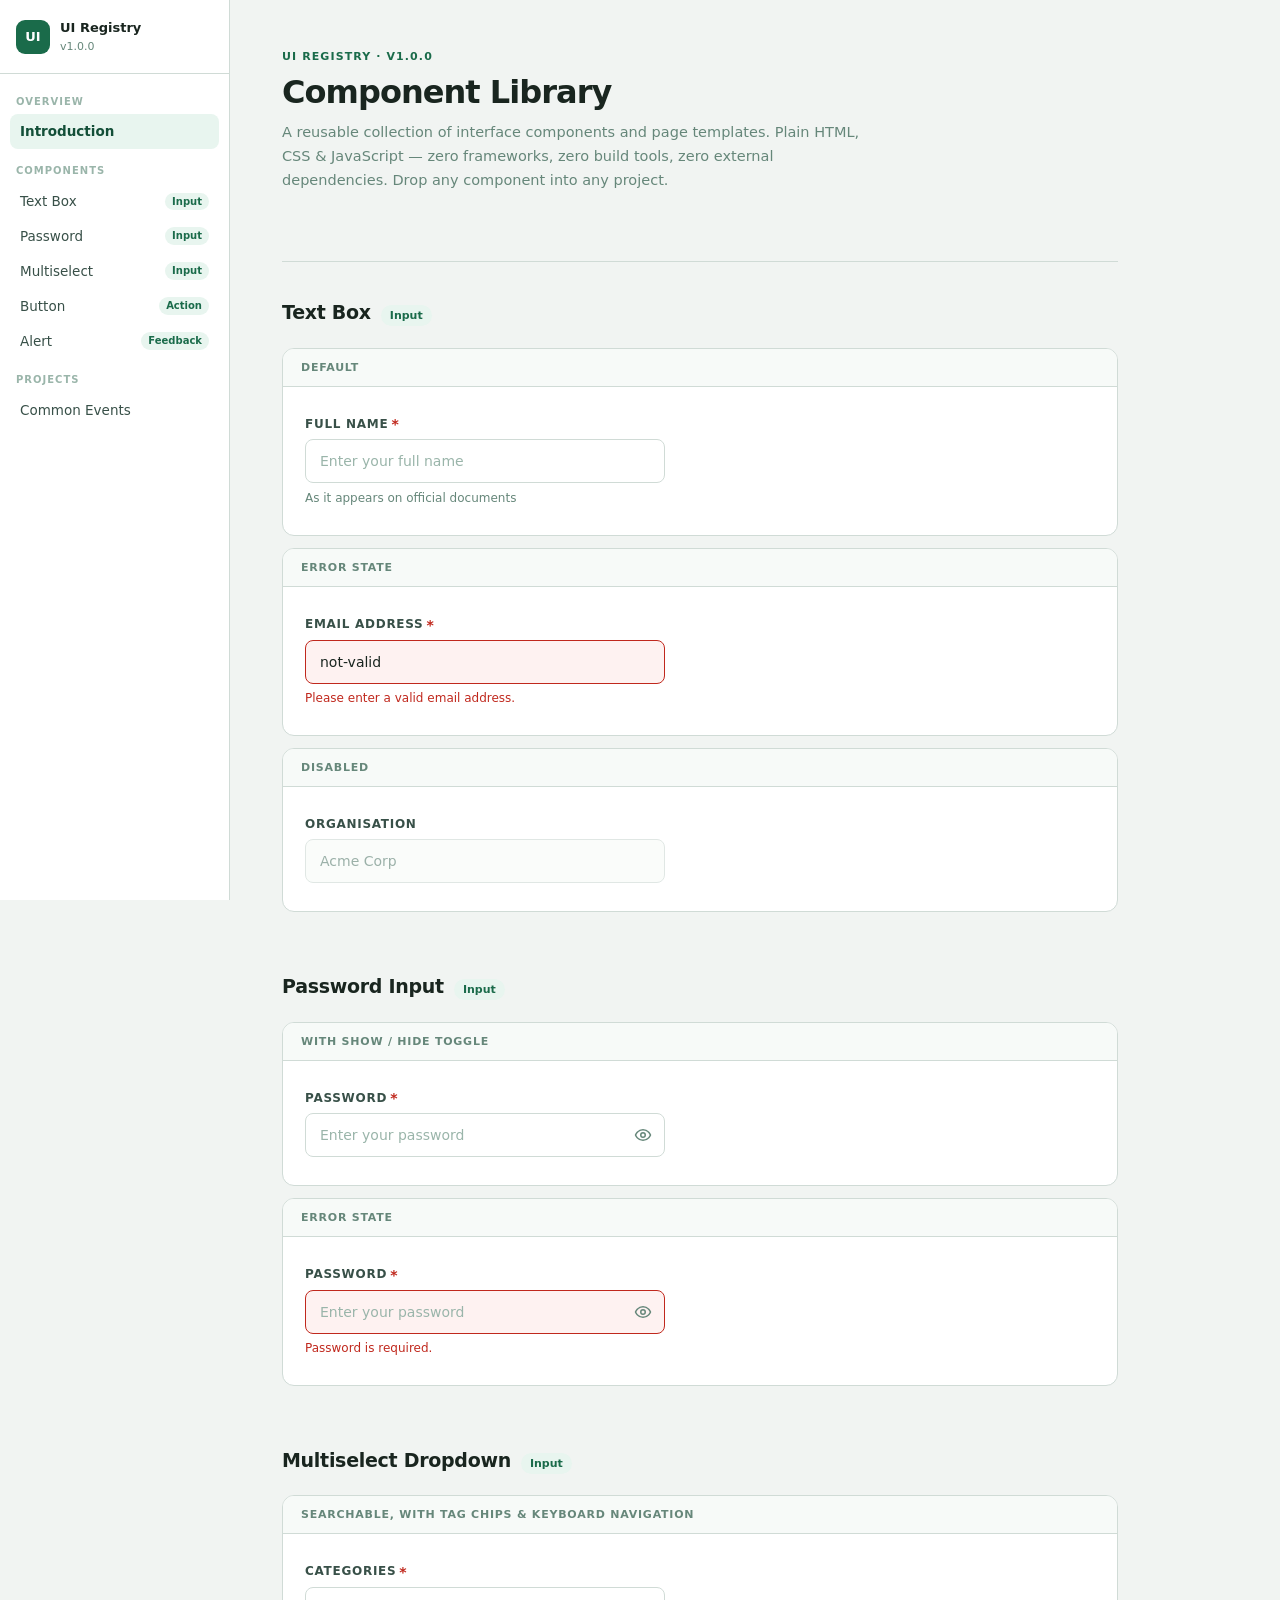
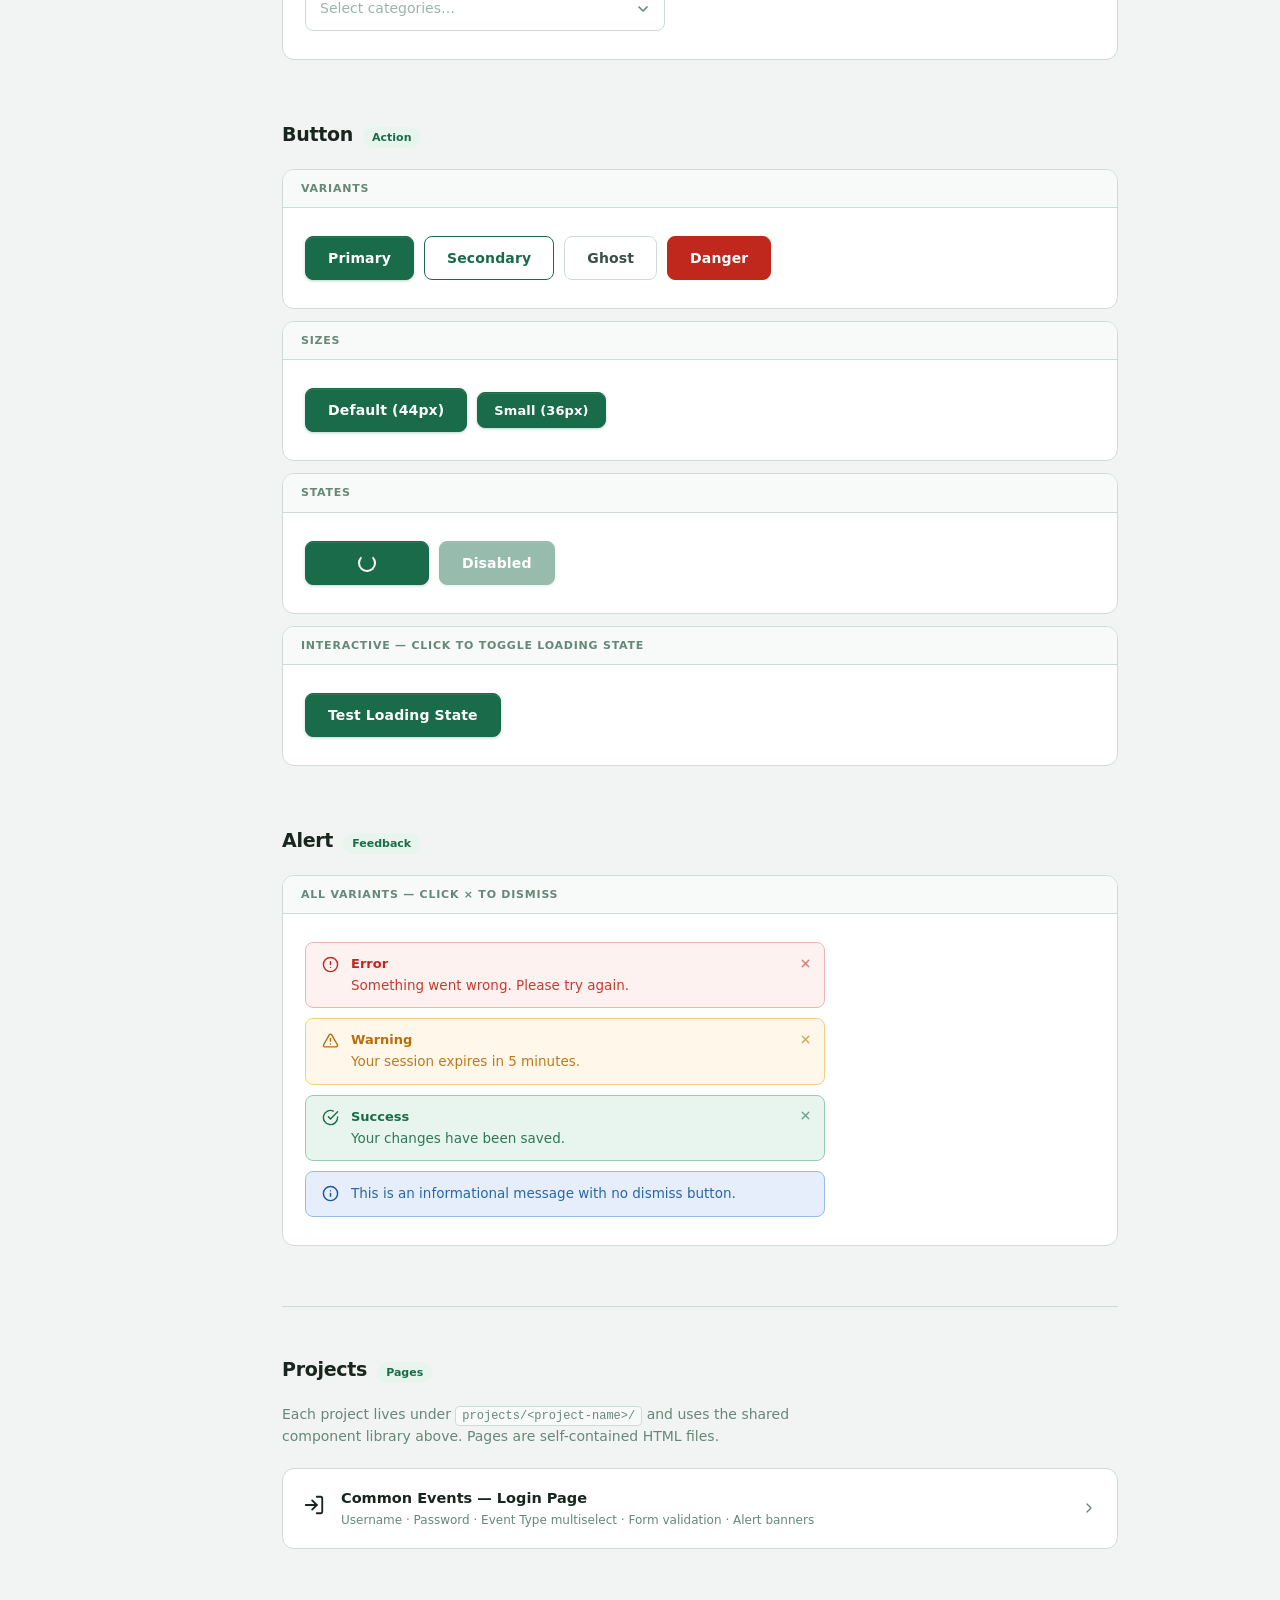
<file: ui-registry/index.html>
<!DOCTYPE html>
<html lang="en">
<head>
  <meta charset="UTF-8" />
  <meta name="viewport" content="width=device-width, initial-scale=1.0" />
  <title>UI Registry — Component Library</title>
  <style>
    /* ---- Tokens ---- */
    :root {
      --ui-primary:        #1a6b4a;
      --ui-primary-dark:   #134f38;
      --ui-primary-light:  #e8f5ef;
      --ui-primary-glow:   rgba(26,107,74,.18);
      --ui-white:          #fff;
      --ui-bg:             #f1f4f2;
      --ui-surface:        #fff;
      --ui-surface-alt:    #f7faf8;
      --ui-border:         #d0dbd6;
      --ui-border-mid:     #b8cdc5;
      --ui-border-focus:   #1a6b4a;
      --ui-text-1:         #19251f;
      --ui-text-2:         #385048;
      --ui-text-3:         #66877a;
      --ui-text-4:         #9ab5aa;
      --ui-error:          #c0281d;
      --ui-error-bg:       #fef2f1;
      --ui-error-border:   #f0b4b0;
      --ui-error-glow:     rgba(192,40,29,.15);
      --ui-warning:        #b86d06;
      --ui-warning-bg:     #fef7ea;
      --ui-warning-border: #f0cf84;
      --ui-success:        #1a6b4a;
      --ui-success-bg:     #e8f5ef;
      --ui-success-border: #96cdb2;
      --ui-info:           #1358a0;
      --ui-info-bg:        #e7eefb;
      --ui-info-border:    #97bce6;
      --ui-font: -apple-system,BlinkMacSystemFont,'Segoe UI',system-ui,'Helvetica Neue',Arial,sans-serif;
      --r-sm:4px; --r-md:8px; --r-lg:12px; --r-xl:16px; --r-full:9999px;
      --sh-focus: 0 0 0 3px var(--ui-primary-glow);
      --sh-sm:  0 2px 8px rgba(15,30,22,.09),0 1px 2px rgba(15,30,22,.04);
      --sh-md:  0 4px 16px rgba(15,30,22,.10),0 2px 4px rgba(15,30,22,.05);
      --sh-lg:  0 8px 30px rgba(15,30,22,.12),0 2px 8px rgba(15,30,22,.06);
      --sh-xl:  0 20px 60px rgba(15,30,22,.15),0 4px 16px rgba(15,30,22,.08);
      --t-fast: 100ms ease; --t-base: 180ms ease;
      --z-dropdown: 100;
    }
    *,*::before,*::after{box-sizing:border-box;margin:0;padding:0}
    html{-webkit-font-smoothing:antialiased;text-rendering:optimizeLegibility}
    body{font-family:var(--ui-font);font-size:15px;color:var(--ui-text-1);background:var(--ui-bg);line-height:1.55}

    /* ================================================================
       REGISTRY SHELL
       ================================================================ */
    .shell { display:flex; min-height:100vh }

    /* ---- Sidebar ---- */
    .sidebar {
      position: sticky; top: 0; height: 100vh; width: 230px; flex-shrink: 0;
      background: var(--ui-surface); border-right: 1px solid var(--ui-border);
      overflow-y: auto; display: flex; flex-direction: column;
    }
    .sb-brand {
      display: flex; align-items: center; gap: 10px;
      padding: 20px 16px 18px; border-bottom: 1px solid var(--ui-border);
    }
    .sb-logo {
      width: 34px; height: 34px; background: var(--ui-primary); border-radius: 9px;
      display: flex; align-items: center; justify-content: center;
      color: #fff; font-weight: 700; font-size: 13px; flex-shrink: 0;
    }
    .sb-name { font-size: 13px; font-weight: 700; color: var(--ui-text-1); line-height: 1.3 }
    .sb-ver  { font-size: 11px; color: var(--ui-text-3); margin-top: 1px }
    .sb-nav  { padding: 10px 10px 20px; flex: 1 }
    .sb-grp  { margin-bottom: 4px }
    .sb-grp-lbl {
      display: block; padding: 10px 6px 5px;
      font-size: 10px; font-weight: 700; letter-spacing: .1em; text-transform: uppercase;
      color: var(--ui-text-4);
    }
    .sb-link {
      display: flex; align-items: center; justify-content: space-between;
      padding: 7px 10px; border-radius: var(--r-md);
      font-size: 13.5px; color: var(--ui-text-2); text-decoration: none; font-weight: 500;
      transition: background .1s, color .1s; cursor: pointer;
    }
    .sb-link:hover  { background: var(--ui-surface-alt); color: var(--ui-text-1) }
    .sb-link.active { background: var(--ui-primary-light); color: var(--ui-primary-dark); font-weight: 600 }
    .sb-badge {
      font-size: 10px; font-weight: 600; background: var(--ui-primary-light);
      color: var(--ui-primary); padding: 1px 7px; border-radius: var(--r-full);
    }

    /* ---- Content ---- */
    .content { flex: 1; padding: 48px 52px; max-width: 940px }

    /* ---- Page header ---- */
    .page-eyebrow { font-size: 11px; font-weight: 700; letter-spacing: .1em; text-transform: uppercase; color: var(--ui-primary); margin-bottom: 8px }
    .page-title   { font-size: 32px; font-weight: 700; color: var(--ui-text-1); letter-spacing: -.03em; line-height: 1.2; margin-bottom: 10px }
    .page-desc    { font-size: 14.5px; color: var(--ui-text-3); max-width: 580px; line-height: 1.65; margin-bottom: 36px }
    .page-hd      { border-bottom: 1px solid var(--ui-border); padding-bottom: 32px; margin-bottom: 36px }

    /* ---- Stats ---- */
    .stats { display: grid; grid-template-columns: repeat(4,1fr); gap: 12px; margin-bottom: 52px }
    .stat  { background: var(--ui-surface); border: 1px solid var(--ui-border); border-radius: var(--r-lg); padding: 16px 20px }
    .stat__val { font-size: 26px; font-weight: 700; color: var(--ui-primary); letter-spacing: -.02em; line-height: 1 }
    .stat__lbl { font-size: 11px; font-weight: 600; color: var(--ui-text-3); text-transform: uppercase; letter-spacing: .07em; margin-top: 5px }

    /* ---- Section ---- */
    .section      { margin-bottom: 60px; scroll-margin-top: 32px }
    .section-hd   { display: flex; align-items: baseline; gap: 10px; margin-bottom: 20px }
    .section-title{ font-size: 19px; font-weight: 700; color: var(--ui-text-1); letter-spacing: -.015em }
    .section-tag  { font-size: 11px; font-weight: 600; color: var(--ui-primary); background: var(--ui-primary-light); padding: 2px 9px; border-radius: var(--r-full) }

    /* ---- Demo card ---- */
    .demo-card     { background: var(--ui-surface); border: 1px solid var(--ui-border); border-radius: var(--r-lg); overflow: hidden; margin-bottom: 12px }
    .demo-card__lbl{ font-size: 11px; font-weight: 600; letter-spacing: .07em; text-transform: uppercase; color: var(--ui-text-3); padding: 10px 18px; background: var(--ui-surface-alt); border-bottom: 1px solid var(--ui-border) }
    .demo-card__body{ padding: 28px 22px; display: flex; flex-wrap: wrap; gap: 14px; align-items: flex-start }
    .demo-card__body--col { flex-direction: column }
    .demo-card__body .ui-field { max-width: 360px; width: 100% }

    /* ---- Helpers ---- */
    .btn-row    { display: flex; flex-wrap: wrap; gap: 10px; align-items: center }
    .alert-stack{ display: flex; flex-direction: column; gap: 10px; width: 100%; max-width: 520px }
    hr.divider  { border: none; border-top: 1px solid var(--ui-border); margin: 48px 0 }

    /* ---- Project template card ---- */
    .tpl-card {
      display: flex; align-items: center; gap: 16px; padding: 18px 20px;
      background: var(--ui-surface); border: 1px solid var(--ui-border);
      border-radius: var(--r-lg); text-decoration: none; color: inherit;
      transition: border-color .18s, box-shadow .18s, transform .1s;
      margin-bottom: 10px;
    }
    .tpl-card:hover { border-color: var(--ui-primary); box-shadow: var(--sh-md); transform: translateY(-1px) }
    .tpl-icon {
      width: 46px; height: 46px; background: var(--ui-primary-light); border-radius: var(--r-md);
      display: flex; align-items: center; justify-content: center; color: var(--ui-primary); flex-shrink: 0;
    }
    .tpl-name{ font-size: 14.5px; font-weight: 600; color: var(--ui-text-1); margin-bottom: 2px }
    .tpl-meta{ font-size: 12px; color: var(--ui-text-3) }
    .tpl-arr { color: var(--ui-text-3); margin-left: auto; transition: color .1s, transform .1s }
    .tpl-card:hover .tpl-arr { color: var(--ui-primary); transform: translateX(3px) }

    /* ================================================================
       ALL COMPONENT STYLES (inlined — works as a local file)
       ================================================================ */

    /* textbox */
    .ui-field{display:flex;flex-direction:column;gap:6px;width:100%}
    .ui-field__label{display:inline-flex;align-items:center;gap:3px;font-size:12px;font-weight:600;color:var(--ui-text-2);letter-spacing:.06em;text-transform:uppercase;user-select:none}
    .ui-field__req{color:var(--ui-error);font-size:14px;line-height:1;font-weight:700}
    .ui-field__ctrl{position:relative;display:flex;align-items:center}
    .ui-field__input{width:100%;height:44px;padding:0 14px;font-family:var(--ui-font);font-size:14px;font-weight:400;color:var(--ui-text-1);background:var(--ui-surface);border:1.5px solid var(--ui-border);border-radius:var(--r-md);outline:none;appearance:none;transition:border-color var(--t-base),box-shadow var(--t-base),background var(--t-base)}
    .ui-field__input::placeholder{color:var(--ui-text-4)}
    .ui-field__input:hover:not(:focus):not(:disabled){border-color:var(--ui-border-mid)}
    .ui-field__input:focus{border-color:var(--ui-border-focus);box-shadow:var(--sh-focus);background:var(--ui-white)}
    .ui-field__input:disabled{background:var(--ui-surface-alt);color:var(--ui-text-3);cursor:not-allowed;opacity:.65}
    .ui-field__hint{font-size:12px;color:var(--ui-text-3);line-height:1.5}
    .ui-field__err{font-size:12px;font-weight:500;color:var(--ui-error);display:none;line-height:1.4}
    .ui-field--error .ui-field__input{border-color:var(--ui-error);background:var(--ui-error-bg)}
    .ui-field--error .ui-field__input:focus{box-shadow:0 0 0 3px var(--ui-error-glow)}
    .ui-field--error .ui-field__err{display:block}
    .ui-field--error .ui-field__hint{display:none}
    .ui-field--success .ui-field__input{border-color:var(--ui-success)}

    /* password */
    .ui-field--pw .ui-field__input{padding-right:46px}
    .ui-pw-btn{position:absolute;right:1px;top:1px;bottom:1px;width:42px;display:flex;align-items:center;justify-content:center;background:none;border:none;border-radius:0 calc(var(--r-md) - 1px) calc(var(--r-md) - 1px) 0;cursor:pointer;color:var(--ui-text-3);padding:0;outline:none;transition:color var(--t-base),background var(--t-base)}
    .ui-pw-btn:hover{color:var(--ui-primary);background:var(--ui-primary-light)}
    .ui-pw-icon{display:block;pointer-events:none}
    .ui-pw-icon--off{display:none}
    .ui-field--pw[data-vis="1"] .ui-pw-icon--on{display:none}
    .ui-field--pw[data-vis="1"] .ui-pw-icon--off{display:block}
    .ui-field--pw[data-vis="1"] .ui-pw-btn{color:var(--ui-primary)}

    /* multiselect */
    .ui-field--ms{position:relative}
    .ui-ms-trigger{position:relative;display:flex;align-items:center;flex-wrap:wrap;gap:5px;min-height:44px;padding:6px 42px 6px 14px;background:var(--ui-surface);border:1.5px solid var(--ui-border);border-radius:var(--r-md);cursor:pointer;user-select:none;outline:none;transition:border-color var(--t-base),box-shadow var(--t-base)}
    .ui-ms-trigger:hover{border-color:var(--ui-border-mid)}
    .ui-ms-trigger:focus,.ui-ms-trigger[aria-expanded="true"]{border-color:var(--ui-border-focus);box-shadow:var(--sh-focus);background:var(--ui-white)}
    .ui-field--error .ui-ms-trigger{border-color:var(--ui-error);background:var(--ui-error-bg)}
    .ui-ms-ph{font-size:14px;color:var(--ui-text-4);pointer-events:none}
    .ui-ms-ph.hidden{display:none}
    .ui-ms-tags{display:flex;flex-wrap:wrap;gap:4px;flex:1}
    .ui-tag{display:inline-flex;align-items:center;gap:3px;height:23px;padding:0 3px 0 9px;background:var(--ui-primary-light);color:var(--ui-primary-dark);border:1px solid rgba(26,107,74,.22);border-radius:var(--r-full);font-size:12px;font-weight:600;white-space:nowrap;animation:tagIn 150ms cubic-bezier(.34,1.56,.64,1)}
    @keyframes tagIn{from{transform:scale(.5);opacity:0}to{transform:scale(1);opacity:1}}
    .ui-tag__x{display:flex;align-items:center;justify-content:center;width:16px;height:16px;border:none;background:none;color:inherit;cursor:pointer;border-radius:50%;font-size:14px;line-height:1;padding:0;opacity:.7;transition:opacity var(--t-fast),background var(--t-fast)}
    .ui-tag__x:hover{opacity:1;background:rgba(26,107,74,.2)}
    .ui-ms-chev{position:absolute;right:13px;top:50%;transform:translateY(-50%);display:flex;color:var(--ui-text-3);pointer-events:none;transition:transform var(--t-base),color var(--t-base)}
    .ui-ms-trigger[aria-expanded="true"] .ui-ms-chev{transform:translateY(-50%) rotate(180deg);color:var(--ui-primary)}
    .ui-ms-panel{position:absolute;z-index:var(--z-dropdown);top:calc(100% + 5px);left:0;right:0;background:var(--ui-surface);border:1.5px solid var(--ui-border);border-radius:var(--r-lg);box-shadow:var(--sh-lg);overflow:hidden;display:none;flex-direction:column}
    .ui-ms-panel.open{display:flex;animation:panelIn 150ms ease}
    @keyframes panelIn{from{opacity:0;transform:translateY(-5px)}to{opacity:1;transform:translateY(0)}}
    .ui-ms-srch-wrap{display:flex;align-items:center;gap:8px;padding:10px 14px;border-bottom:1px solid var(--ui-border);background:var(--ui-surface-alt)}
    .ui-ms-srch-wrap svg{color:var(--ui-text-3);flex-shrink:0}
    .ui-ms-srch{flex:1;border:none;outline:none;font-family:var(--ui-font);font-size:13px;color:var(--ui-text-1);background:transparent}
    .ui-ms-srch::placeholder{color:var(--ui-text-4)}
    .ui-ms-list{list-style:none;max-height:210px;overflow-y:auto;padding:5px 0;scrollbar-width:thin;scrollbar-color:var(--ui-border) transparent}
    .ui-ms-list::-webkit-scrollbar{width:4px}
    .ui-ms-list::-webkit-scrollbar-thumb{background:var(--ui-border);border-radius:99px}
    .ui-ms-opt{display:flex;align-items:center;gap:10px;padding:9px 14px;cursor:pointer;font-size:13.5px;color:var(--ui-text-1);transition:background var(--t-fast)}
    .ui-ms-opt:hover{background:var(--ui-surface-alt)}
    .ui-ms-opt[aria-selected="true"]{background:var(--ui-primary-light);color:var(--ui-primary-dark)}
    .ui-ms-opt.focused{background:var(--ui-surface-alt)}
    .ui-ms-opt.filtered{display:none}
    .ui-ms-chk{width:16px;height:16px;border:1.5px solid var(--ui-border-mid);border-radius:4px;background:var(--ui-white);flex-shrink:0;position:relative;transition:border-color var(--t-fast),background var(--t-fast)}
    .ui-ms-opt[aria-selected="true"] .ui-ms-chk{background:var(--ui-primary);border-color:var(--ui-primary)}
    .ui-ms-opt[aria-selected="true"] .ui-ms-chk::after{content:'';position:absolute;left:4px;top:1px;width:5px;height:9px;border:2px solid #fff;border-top:none;border-left:none;transform:rotate(45deg)}
    .ui-ms-empty{padding:16px;text-align:center;font-size:13px;color:var(--ui-text-3)}
    .ui-ms-footer{display:flex;align-items:center;justify-content:space-between;padding:8px 14px;border-top:1px solid var(--ui-border);background:var(--ui-surface-alt)}
    .ui-ms-clear{font-family:var(--ui-font);font-size:12px;font-weight:600;color:var(--ui-primary);background:none;border:none;cursor:pointer;padding:2px 0;text-decoration:underline;text-underline-offset:2px}
    .ui-ms-clear:hover{color:var(--ui-primary-dark)}
    .ui-ms-count{font-size:12px;color:var(--ui-text-3)}

    /* button */
    .ui-btn{position:relative;display:inline-flex;align-items:center;justify-content:center;gap:8px;height:44px;padding:0 22px;font-family:var(--ui-font);font-size:14px;font-weight:600;letter-spacing:.01em;white-space:nowrap;border:1.5px solid transparent;border-radius:var(--r-md);cursor:pointer;outline:none;user-select:none;transition:background var(--t-base),color var(--t-base),border-color var(--t-base),box-shadow var(--t-base),transform var(--t-fast);overflow:hidden}
    .ui-btn:active:not(:disabled){transform:scale(.975)}
    .ui-btn:focus-visible{box-shadow:var(--sh-focus)}
    .ui-btn:disabled{opacity:.45;cursor:not-allowed;pointer-events:none}
    .ui-btn__lbl{display:flex;align-items:center;gap:6px;transition:opacity var(--t-fast)}
    .ui-btn__spin{position:absolute;width:18px;height:18px;border:2.5px solid currentColor;border-top-color:transparent;border-radius:50%;animation:uiBtnSpin .7s linear infinite;opacity:0;pointer-events:none;transition:opacity var(--t-fast)}
    @keyframes uiBtnSpin{to{transform:rotate(360deg)}}
    .ui-btn--loading .ui-btn__lbl{opacity:0}
    .ui-btn--loading .ui-btn__spin{opacity:1}
    .ui-btn--loading{pointer-events:none}
    .ui-btn--sm{height:36px;padding:0 16px;font-size:13px}
    .ui-btn--full{width:100%}
    .ui-btn--primary{background:var(--ui-primary);color:#fff;border-color:var(--ui-primary);box-shadow:0 1px 3px rgba(26,107,74,.28),inset 0 1px 0 rgba(255,255,255,.08)}
    .ui-btn--primary:hover:not(:disabled){background:var(--ui-primary-dark);border-color:var(--ui-primary-dark);box-shadow:0 4px 14px rgba(26,107,74,.35)}
    .ui-btn--secondary{background:var(--ui-white);color:var(--ui-primary);border-color:var(--ui-primary)}
    .ui-btn--secondary:hover:not(:disabled){background:var(--ui-primary-light)}
    .ui-btn--ghost{background:transparent;color:var(--ui-text-2);border-color:var(--ui-border)}
    .ui-btn--ghost:hover:not(:disabled){background:var(--ui-surface-alt);border-color:var(--ui-border-mid);color:var(--ui-text-1)}
    .ui-btn--danger{background:var(--ui-error);color:#fff;border-color:var(--ui-error)}
    .ui-btn--danger:hover:not(:disabled){background:#a8211a;border-color:#a8211a}

    /* alert */
    .ui-alert{display:flex;align-items:flex-start;gap:12px;padding:12px 16px;border-radius:var(--r-md);border:1px solid transparent;font-size:13.5px;line-height:1.45;animation:uiAlertIn 200ms ease;position:relative}
    @keyframes uiAlertIn{from{opacity:0;transform:translateY(-5px)}to{opacity:1;transform:translateY(0)}}
    .ui-alert__icon{flex-shrink:0;display:flex;align-items:center;margin-top:1px}
    .ui-alert__body{flex:1;display:flex;flex-direction:column;gap:2px}
    .ui-alert__title{font-weight:700;font-size:13px}
    .ui-alert__msg{font-weight:400;opacity:.9}
    .ui-alert__x{flex-shrink:0;display:flex;align-items:center;justify-content:center;width:22px;height:22px;background:none;border:none;cursor:pointer;border-radius:var(--r-sm);color:inherit;opacity:.6;transition:opacity var(--t-fast),background var(--t-fast);padding:0}
    .ui-alert__x:hover{opacity:1;background:rgba(0,0,0,.09)}
    .ui-alert--dismissible{padding-right:38px}
    .ui-alert--dismissible .ui-alert__x{position:absolute;right:8px;top:9px}
    .ui-alert--error  {background:var(--ui-error-bg);  border-color:var(--ui-error-border);  color:var(--ui-error)}
    .ui-alert--warning{background:var(--ui-warning-bg);border-color:var(--ui-warning-border);color:var(--ui-warning)}
    .ui-alert--success{background:var(--ui-success-bg);border-color:var(--ui-success-border);color:var(--ui-success)}
    .ui-alert--info   {background:var(--ui-info-bg);   border-color:var(--ui-info-border);   color:var(--ui-info)}
    .ui-alert[hidden],.ui-alert.hidden{display:none}
    .ui-alert.dismissing{animation:uiAlertOut 180ms ease forwards}
    @keyframes uiAlertOut{to{opacity:0;transform:translateY(-3px);max-height:0;padding:0;margin:0;overflow:hidden}}
  </style>
</head>
<body>
<div class="shell">

  <!-- ── Sidebar ── -->
  <nav class="sidebar" aria-label="Registry navigation">
    <div class="sb-brand">
      <div class="sb-logo">UI</div>
      <div>
        <div class="sb-name">UI Registry</div>
        <div class="sb-ver">v1.0.0</div>
      </div>
    </div>
    <div class="sb-nav">
      <div class="sb-grp">
        <span class="sb-grp-lbl">Overview</span>
        <a class="sb-link active" href="#overview">Introduction</a>
      </div>
      <div class="sb-grp">
        <span class="sb-grp-lbl">Components</span>
        <a class="sb-link" href="#textbox">Text Box <span class="sb-badge">Input</span></a>
        <a class="sb-link" href="#password">Password <span class="sb-badge">Input</span></a>
        <a class="sb-link" href="#multiselect">Multiselect <span class="sb-badge">Input</span></a>
        <a class="sb-link" href="#button">Button <span class="sb-badge">Action</span></a>
        <a class="sb-link" href="#alert">Alert <span class="sb-badge">Feedback</span></a>
      </div>
      <div class="sb-grp">
        <span class="sb-grp-lbl">Projects</span>
        <a class="sb-link" href="#projects">Common Events</a>
      </div>
    </div>
  </nav>

  <!-- ── Content ── -->
  <main class="content" id="overview">

    <div class="page-hd">
      <p class="page-eyebrow">UI Registry · v1.0.0</p>
      <h1 class="page-title">Component Library</h1>
      <p class="page-desc">A reusable collection of interface components and page templates. Plain HTML, CSS &amp; JavaScript — zero frameworks, zero build tools, zero external dependencies. Drop any component into any project.</p>
    </div>


    <!-- ══════════════════════════════════════════
         TEXT BOX
    ══════════════════════════════════════════ -->
    <section class="section" id="textbox">
      <div class="section-hd">
        <h2 class="section-title">Text Box</h2>
        <span class="section-tag">Input</span>
      </div>

      <div class="demo-card">
        <div class="demo-card__lbl">Default</div>
        <div class="demo-card__body">
          <div class="ui-field" data-field>
            <label class="ui-field__label" for="demo-txt-1">
              Full Name <span class="ui-field__req" aria-hidden="true">*</span>
            </label>
            <div class="ui-field__ctrl">
              <input class="ui-field__input" type="text" id="demo-txt-1" placeholder="Enter your full name" />
            </div>
            <span class="ui-field__hint">As it appears on official documents</span>
            <span class="ui-field__err" role="alert" aria-live="polite"></span>
          </div>
        </div>
      </div>

      <div class="demo-card">
        <div class="demo-card__lbl">Error State</div>
        <div class="demo-card__body">
          <div class="ui-field ui-field--error" data-field>
            <label class="ui-field__label" for="demo-txt-2">
              Email Address <span class="ui-field__req" aria-hidden="true">*</span>
            </label>
            <div class="ui-field__ctrl">
              <input class="ui-field__input" type="email" id="demo-txt-2" value="not-valid" aria-invalid="true" />
            </div>
            <span class="ui-field__err" role="alert">Please enter a valid email address.</span>
          </div>
        </div>
      </div>

      <div class="demo-card">
        <div class="demo-card__lbl">Disabled</div>
        <div class="demo-card__body">
          <div class="ui-field" data-field>
            <label class="ui-field__label" for="demo-txt-3">Organisation</label>
            <div class="ui-field__ctrl">
              <input class="ui-field__input" type="text" id="demo-txt-3" value="Acme Corp" disabled />
            </div>
            <span class="ui-field__err" role="alert" aria-live="polite"></span>
          </div>
        </div>
      </div>
    </section>

    <!-- ══════════════════════════════════════════
         PASSWORD
    ══════════════════════════════════════════ -->
    <section class="section" id="password">
      <div class="section-hd">
        <h2 class="section-title">Password Input</h2>
        <span class="section-tag">Input</span>
      </div>

      <div class="demo-card">
        <div class="demo-card__lbl">With Show / Hide Toggle</div>
        <div class="demo-card__body">
          <div class="ui-field ui-field--pw" data-field data-pw-field>
            <label class="ui-field__label" for="demo-pw-1">
              Password <span class="ui-field__req" aria-hidden="true">*</span>
            </label>
            <div class="ui-field__ctrl">
              <input class="ui-field__input" type="password" id="demo-pw-1" placeholder="Enter your password" />
              <button type="button" class="ui-pw-btn" aria-label="Show password" data-pw-toggle>
                <svg class="ui-pw-icon ui-pw-icon--on" width="18" height="18" viewBox="0 0 24 24" fill="none" stroke="currentColor" stroke-width="2" stroke-linecap="round" stroke-linejoin="round" aria-hidden="true"><path d="M2 12s3-7 10-7 10 7 10 7-3 7-10 7-10-7-10-7Z"/><circle cx="12" cy="12" r="3"/></svg>
                <svg class="ui-pw-icon ui-pw-icon--off" width="18" height="18" viewBox="0 0 24 24" fill="none" stroke="currentColor" stroke-width="2" stroke-linecap="round" stroke-linejoin="round" aria-hidden="true"><path d="M9.88 9.88a3 3 0 1 0 4.24 4.24"/><path d="M10.73 5.08A10.43 10.43 0 0 1 12 5c7 0 10 7 10 7a13.16 13.16 0 0 1-1.67 2.68"/><path d="M6.61 6.61A13.526 13.526 0 0 0 2 12s3 7 10 7a9.74 9.74 0 0 0 5.39-1.61"/><line x1="2" x2="22" y1="2" y2="22"/></svg>
              </button>
            </div>
            <span class="ui-field__err" role="alert" aria-live="polite"></span>
          </div>
        </div>
      </div>

      <div class="demo-card">
        <div class="demo-card__lbl">Error State</div>
        <div class="demo-card__body">
          <div class="ui-field ui-field--pw ui-field--error" data-field data-pw-field>
            <label class="ui-field__label" for="demo-pw-2">
              Password <span class="ui-field__req" aria-hidden="true">*</span>
            </label>
            <div class="ui-field__ctrl">
              <input class="ui-field__input" type="password" id="demo-pw-2" placeholder="Enter your password" aria-invalid="true" />
              <button type="button" class="ui-pw-btn" aria-label="Show password" data-pw-toggle>
                <svg class="ui-pw-icon ui-pw-icon--on" width="18" height="18" viewBox="0 0 24 24" fill="none" stroke="currentColor" stroke-width="2" stroke-linecap="round" stroke-linejoin="round" aria-hidden="true"><path d="M2 12s3-7 10-7 10 7 10 7-3 7-10 7-10-7-10-7Z"/><circle cx="12" cy="12" r="3"/></svg>
                <svg class="ui-pw-icon ui-pw-icon--off" width="18" height="18" viewBox="0 0 24 24" fill="none" stroke="currentColor" stroke-width="2" stroke-linecap="round" stroke-linejoin="round" aria-hidden="true"><path d="M9.88 9.88a3 3 0 1 0 4.24 4.24"/><path d="M10.73 5.08A10.43 10.43 0 0 1 12 5c7 0 10 7 10 7a13.16 13.16 0 0 1-1.67 2.68"/><path d="M6.61 6.61A13.526 13.526 0 0 0 2 12s3 7 10 7a9.74 9.74 0 0 0 5.39-1.61"/><line x1="2" x2="22" y1="2" y2="22"/></svg>
              </button>
            </div>
            <span class="ui-field__err" role="alert">Password is required.</span>
          </div>
        </div>
      </div>
    </section>

    <!-- ══════════════════════════════════════════
         MULTISELECT
    ══════════════════════════════════════════ -->
    <section class="section" id="multiselect">
      <div class="section-hd">
        <h2 class="section-title">Multiselect Dropdown</h2>
        <span class="section-tag">Input</span>
      </div>

      <div class="demo-card">
        <div class="demo-card__lbl">Searchable, with tag chips &amp; keyboard navigation</div>
        <div class="demo-card__body">
          <div class="ui-field ui-field--ms" data-field data-ms-field>
            <label class="ui-field__label" id="demo-ms-lbl">
              Categories <span class="ui-field__req" aria-hidden="true">*</span>
            </label>
            <div class="ui-ms-trigger" role="combobox" tabindex="0"
                 aria-haspopup="listbox" aria-expanded="false"
                 aria-labelledby="demo-ms-lbl" aria-controls="demo-ms-lb" data-ms-trigger>
              <span class="ui-ms-ph" data-ms-ph>Select categories…</span>
              <span class="ui-ms-tags" data-ms-tags></span>
              <span class="ui-ms-chev" aria-hidden="true">
                <svg width="16" height="16" viewBox="0 0 24 24" fill="none" stroke="currentColor" stroke-width="2.5" stroke-linecap="round" stroke-linejoin="round"><polyline points="6 9 12 15 18 9"/></svg>
              </span>
            </div>
            <div class="ui-ms-panel" role="listbox" id="demo-ms-lb"
                 aria-multiselectable="true" aria-labelledby="demo-ms-lbl" data-ms-panel>
              <div class="ui-ms-srch-wrap">
                <svg width="14" height="14" viewBox="0 0 24 24" fill="none" stroke="currentColor" stroke-width="2.5" stroke-linecap="round" stroke-linejoin="round" aria-hidden="true"><circle cx="11" cy="11" r="8"/><line x1="21" y1="21" x2="16.65" y2="16.65"/></svg>
                <input class="ui-ms-srch" type="text" placeholder="Search…" aria-label="Search categories" data-ms-srch />
              </div>
              <ul class="ui-ms-list" data-ms-list>
                <li class="ui-ms-opt" role="option" aria-selected="false" data-ms-opt data-ms-val="design"><span class="ui-ms-chk" aria-hidden="true"></span><span class="ui-ms-lbl">Design</span></li>
                <li class="ui-ms-opt" role="option" aria-selected="false" data-ms-opt data-ms-val="development"><span class="ui-ms-chk" aria-hidden="true"></span><span class="ui-ms-lbl">Development</span></li>
                <li class="ui-ms-opt" role="option" aria-selected="false" data-ms-opt data-ms-val="marketing"><span class="ui-ms-chk" aria-hidden="true"></span><span class="ui-ms-lbl">Marketing</span></li>
                <li class="ui-ms-opt" role="option" aria-selected="false" data-ms-opt data-ms-val="operations"><span class="ui-ms-chk" aria-hidden="true"></span><span class="ui-ms-lbl">Operations</span></li>
                <li class="ui-ms-opt" role="option" aria-selected="false" data-ms-opt data-ms-val="finance"><span class="ui-ms-chk" aria-hidden="true"></span><span class="ui-ms-lbl">Finance</span></li>
                <li class="ui-ms-opt" role="option" aria-selected="false" data-ms-opt data-ms-val="hr"><span class="ui-ms-chk" aria-hidden="true"></span><span class="ui-ms-lbl">Human Resources</span></li>
              </ul>
              <div class="ui-ms-empty" data-ms-empty hidden>No options match your search.</div>
              <div class="ui-ms-footer">
                <button type="button" class="ui-ms-clear" data-ms-clear>Clear all</button>
                <span class="ui-ms-count" data-ms-count></span>
              </div>
            </div>
            <span class="ui-field__err" role="alert" aria-live="polite"></span>
          </div>
        </div>
      </div>
    </section>

    <!-- ══════════════════════════════════════════
         BUTTON
    ══════════════════════════════════════════ -->
    <section class="section" id="button">
      <div class="section-hd">
        <h2 class="section-title">Button</h2>
        <span class="section-tag">Action</span>
      </div>

      <div class="demo-card">
        <div class="demo-card__lbl">Variants</div>
        <div class="demo-card__body">
          <div class="btn-row">
            <button class="ui-btn ui-btn--primary"><span class="ui-btn__lbl">Primary</span><span class="ui-btn__spin" aria-hidden="true"></span></button>
            <button class="ui-btn ui-btn--secondary"><span class="ui-btn__lbl">Secondary</span><span class="ui-btn__spin" aria-hidden="true"></span></button>
            <button class="ui-btn ui-btn--ghost"><span class="ui-btn__lbl">Ghost</span><span class="ui-btn__spin" aria-hidden="true"></span></button>
            <button class="ui-btn ui-btn--danger"><span class="ui-btn__lbl">Danger</span><span class="ui-btn__spin" aria-hidden="true"></span></button>
          </div>
        </div>
      </div>

      <div class="demo-card">
        <div class="demo-card__lbl">Sizes</div>
        <div class="demo-card__body">
          <div class="btn-row">
            <button class="ui-btn ui-btn--primary"><span class="ui-btn__lbl">Default (44px)</span><span class="ui-btn__spin" aria-hidden="true"></span></button>
            <button class="ui-btn ui-btn--primary ui-btn--sm"><span class="ui-btn__lbl">Small (36px)</span><span class="ui-btn__spin" aria-hidden="true"></span></button>
          </div>
        </div>
      </div>

      <div class="demo-card">
        <div class="demo-card__lbl">States</div>
        <div class="demo-card__body">
          <div class="btn-row">
            <button class="ui-btn ui-btn--primary ui-btn--loading" aria-busy="true"><span class="ui-btn__lbl">Loading…</span><span class="ui-btn__spin" aria-hidden="true"></span></button>
            <button class="ui-btn ui-btn--primary" disabled><span class="ui-btn__lbl">Disabled</span><span class="ui-btn__spin" aria-hidden="true"></span></button>
          </div>
        </div>
      </div>

      <div class="demo-card">
        <div class="demo-card__lbl">Interactive — click to toggle loading state</div>
        <div class="demo-card__body">
          <button class="ui-btn ui-btn--primary" id="demoLoadingBtn">
            <span class="ui-btn__lbl">Test Loading State</span>
            <span class="ui-btn__spin" aria-hidden="true"></span>
          </button>
        </div>
      </div>
    </section>

    <!-- ══════════════════════════════════════════
         ALERT
    ══════════════════════════════════════════ -->
    <section class="section" id="alert">
      <div class="section-hd">
        <h2 class="section-title">Alert</h2>
        <span class="section-tag">Feedback</span>
      </div>

      <div class="demo-card">
        <div class="demo-card__lbl">All variants — click × to dismiss</div>
        <div class="demo-card__body demo-card__body--col">
          <div class="alert-stack">

            <div class="ui-alert ui-alert--error ui-alert--dismissible" role="alert" aria-live="assertive" data-alert>
              <span class="ui-alert__icon" aria-hidden="true"><svg width="17" height="17" viewBox="0 0 24 24" fill="none" stroke="currentColor" stroke-width="2" stroke-linecap="round" stroke-linejoin="round"><circle cx="12" cy="12" r="10"/><line x1="12" y1="8" x2="12" y2="12"/><line x1="12" y1="16" x2="12.01" y2="16"/></svg></span>
              <div class="ui-alert__body"><span class="ui-alert__title">Error</span><span class="ui-alert__msg">Something went wrong. Please try again.</span></div>
              <button class="ui-alert__x" aria-label="Dismiss" data-alert-close><svg width="13" height="13" viewBox="0 0 24 24" fill="none" stroke="currentColor" stroke-width="2.5" stroke-linecap="round" stroke-linejoin="round" aria-hidden="true"><line x1="18" y1="6" x2="6" y2="18"/><line x1="6" y1="6" x2="18" y2="18"/></svg></button>
            </div>

            <div class="ui-alert ui-alert--warning ui-alert--dismissible" role="alert" data-alert>
              <span class="ui-alert__icon" aria-hidden="true"><svg width="17" height="17" viewBox="0 0 24 24" fill="none" stroke="currentColor" stroke-width="2" stroke-linecap="round" stroke-linejoin="round"><path d="m21.73 18-8-14a2 2 0 0 0-3.48 0l-8 14A2 2 0 0 0 4 21h16a2 2 0 0 0 1.73-3Z"/><line x1="12" y1="9" x2="12" y2="13"/><line x1="12" y1="17" x2="12.01" y2="17"/></svg></span>
              <div class="ui-alert__body"><span class="ui-alert__title">Warning</span><span class="ui-alert__msg">Your session expires in 5 minutes.</span></div>
              <button class="ui-alert__x" aria-label="Dismiss" data-alert-close><svg width="13" height="13" viewBox="0 0 24 24" fill="none" stroke="currentColor" stroke-width="2.5" stroke-linecap="round" stroke-linejoin="round" aria-hidden="true"><line x1="18" y1="6" x2="6" y2="18"/><line x1="6" y1="6" x2="18" y2="18"/></svg></button>
            </div>

            <div class="ui-alert ui-alert--success ui-alert--dismissible" role="status" data-alert>
              <span class="ui-alert__icon" aria-hidden="true"><svg width="17" height="17" viewBox="0 0 24 24" fill="none" stroke="currentColor" stroke-width="2" stroke-linecap="round" stroke-linejoin="round"><path d="M22 11.08V12a10 10 0 1 1-5.93-9.14"/><polyline points="22 4 12 14.01 9 11.01"/></svg></span>
              <div class="ui-alert__body"><span class="ui-alert__title">Success</span><span class="ui-alert__msg">Your changes have been saved.</span></div>
              <button class="ui-alert__x" aria-label="Dismiss" data-alert-close><svg width="13" height="13" viewBox="0 0 24 24" fill="none" stroke="currentColor" stroke-width="2.5" stroke-linecap="round" stroke-linejoin="round" aria-hidden="true"><line x1="18" y1="6" x2="6" y2="18"/><line x1="6" y1="6" x2="18" y2="18"/></svg></button>
            </div>

            <div class="ui-alert ui-alert--info" role="status" data-alert>
              <span class="ui-alert__icon" aria-hidden="true"><svg width="17" height="17" viewBox="0 0 24 24" fill="none" stroke="currentColor" stroke-width="2" stroke-linecap="round" stroke-linejoin="round"><circle cx="12" cy="12" r="10"/><line x1="12" y1="16" x2="12" y2="12"/><line x1="12" y1="8" x2="12.01" y2="8"/></svg></span>
              <div class="ui-alert__body"><span class="ui-alert__msg">This is an informational message with no dismiss button.</span></div>
            </div>

          </div>
        </div>
      </div>
    </section>

    <hr class="divider" id="projects" />

    <!-- ══════════════════════════════════════════
         PROJECTS
    ══════════════════════════════════════════ -->
    <section class="section">
      <div class="section-hd">
        <h2 class="section-title">Projects</h2>
        <span class="section-tag">Pages</span>
      </div>
      <p style="font-size:14px;color:var(--ui-text-3);margin-bottom:20px;max-width:520px">
        Each project lives under <code style="font-size:12px;background:var(--ui-surface-alt);border:1px solid var(--ui-border);padding:2px 6px;border-radius:4px">projects/&lt;project-name&gt;/</code>
        and uses the shared component library above. Pages are self-contained HTML files.
      </p>

      <a href="projects/common-events/pages/login/login.html" class="tpl-card" target="_blank" rel="noopener">
        <div uclass="tpl-icon">
          <svg width="22" height="22" viewBox="0 0 24 24" fill="none" stroke="currentColor" stroke-width="2" stroke-linecap="round" stroke-linejoin="round" aria-hidden="true">
            <path d="M15 3h4a2 2 0 0 1 2 2v14a2 2 0 0 1-2 2h-4"/>
            <polyline points="10 17 15 12 10 7"/>
            <line x1="15" x2="3" y1="12" y2="12"/>
          </svg>
        </div>
        <div>
          <div class="tpl-name">Common Events — Login Page</div>
          <div class="tpl-meta">Username · Password · Event Type multiselect · Form validation · Alert banners</div>
        </div>
        <svg class="tpl-arr" width="16" height="16" viewBox="0 0 24 24" fill="none" stroke="currentColor" stroke-width="2" stroke-linecap="round" stroke-linejoin="round" aria-hidden="true">
          <polyline points="9 18 15 12 9 6"/>
        </svg>
      </a>
    </section>

  </main>
</div>

<script>
/* ── UITextbox ── */
const UITextbox=(()=>{'use strict';const q=(el,s)=>el.querySelector(s);function setError(f,m){f.classList.add('ui-field--error');f.classList.remove('ui-field--success');const e=q(f,'.ui-field__err');if(e)e.textContent=m;const i=q(f,'.ui-field__input');if(i)i.setAttribute('aria-invalid','true')}function clearError(f){f.classList.remove('ui-field--error');const e=q(f,'.ui-field__err');if(e)e.textContent='';const i=q(f,'.ui-field__input');if(i)i.removeAttribute('aria-invalid')}function getValue(f){const i=q(f,'.ui-field__input');return i?i.value.trim():''}function validate(f,opts={}){const{required=false,minLength,maxLength,pattern,patternMsg='Invalid format',label}=opts;const lbl=label||(q(f,'.ui-field__label')?.textContent.replace('*','').trim())||'This field';const val=getValue(f);if(required&&!val){setError(f,`${lbl} is required.`);return false}if(val&&minLength&&val.length<minLength){setError(f,`${lbl} must be at least ${minLength} characters.`);return false}if(val&&maxLength&&val.length>maxLength){setError(f,`${lbl} must not exceed ${maxLength} characters.`);return false}if(val&&pattern&&!new RegExp(pattern).test(val)){setError(f,patternMsg);return false}clearError(f);return true}function init(f){const input=q(f,'.ui-field__input');if(!input||input.dataset.uiInit)return;input.addEventListener('input',()=>{if(f.classList.contains('ui-field--error'))clearError(f)});input.dataset.uiInit='1'}function initAll(scope=document){scope.querySelectorAll('.ui-field[data-field]').forEach(init)}document.readyState==='loading'?document.addEventListener('DOMContentLoaded',()=>initAll()):initAll();return{init,initAll,setError,clearError,getValue,validate}})();

/* ── UIPassword ── */
const UIPassword=(()=>{'use strict';const inp=f=>f.querySelector('.ui-field__input');const btn=f=>f.querySelector('[data-pw-toggle]');function show(f){const i=inp(f),b=btn(f);if(i)i.type='text';f.dataset.vis='1';if(b)b.setAttribute('aria-label','Hide password')}function hide(f){const i=inp(f),b=btn(f);if(i)i.type='password';f.dataset.vis='0';if(b)b.setAttribute('aria-label','Show password')}function init(f){if(f.dataset.uiPwInit)return;if(typeof UITextbox!=='undefined')UITextbox.init(f);const b=btn(f);if(b)b.addEventListener('click',e=>{e.preventDefault();f.dataset.vis==='1'?hide(f):show(f);inp(f)?.focus()});f.dataset.uiPwInit='1'}function initAll(scope=document){scope.querySelectorAll('[data-pw-field]').forEach(init)}document.readyState==='loading'?document.addEventListener('DOMContentLoaded',()=>initAll()):initAll();return{init,initAll,show,hide}})();

/* ── UIMultiselect ── */
const UIMultiselect=(()=>{'use strict';const esc=s=>String(s).replace(/&/g,'&amp;').replace(/</g,'&lt;').replace(/>/g,'&gt;').replace(/"/g,'&quot;');const $=(el,s)=>el.querySelector(s);const $$=(el,s)=>[...el.querySelectorAll(s)];const getTrigger=f=>$(f,'[data-ms-trigger]');const getPanel=f=>$(f,'[data-ms-panel]');const getSearch=f=>$(f,'[data-ms-srch]');const getTags=f=>$(f,'[data-ms-tags]');const getPH=f=>$(f,'[data-ms-ph]');const getCount=f=>$(f,'[data-ms-count]');const getEmpty=f=>$(f,'[data-ms-empty]');const getOpts=f=>$$(f,'[data-ms-opt]');const isOpen=f=>getTrigger(f)?.getAttribute('aria-expanded')==='true';const isSel=o=>o.getAttribute('aria-selected')==='true';function open(f){getTrigger(f)?.setAttribute('aria-expanded','true');getPanel(f)?.classList.add('open');const s=getSearch(f);if(s){s.value='';filter(f,'');s.focus()}}function close(f){getTrigger(f)?.setAttribute('aria-expanded','false');getPanel(f)?.classList.remove('open');$$(f,'.focused').forEach(o=>o.classList.remove('focused'))}function renderTags(f){const tagsEl=getTags(f),ph=getPH(f),cnt=getCount(f);if(!tagsEl)return;const sel=getOpts(f).filter(isSel);tagsEl.innerHTML='';sel.forEach(o=>{const val=o.dataset.msVal;const label=($(o,'.ui-ms-lbl')?.textContent||'').trim();const t=document.createElement('span');t.className='ui-tag';t.innerHTML=`<span>${esc(label)}</span><button type="button" class="ui-tag__x" aria-label="Remove ${esc(label)}" data-rm="${esc(val)}">&#215;</button>`;tagsEl.appendChild(t)});tagsEl.querySelectorAll('[data-rm]').forEach(b=>{b.addEventListener('click',e=>{e.stopPropagation();const o=f.querySelector(`[data-ms-opt][data-ms-val="${b.dataset.rm}"]`);if(o)o.setAttribute('aria-selected','false');renderTags(f)})});if(ph)ph.classList.toggle('hidden',sel.length>0);if(cnt)cnt.textContent=sel.length?`${sel.length} selected`:''}function filter(f,q){const query=q.toLowerCase().trim();let vis=0;getOpts(f).forEach(o=>{const lbl=($(o,'.ui-ms-lbl')?.textContent||'').toLowerCase();const match=!query||lbl.includes(query);o.classList.toggle('filtered',!match);if(match)vis++});const emp=getEmpty(f);if(emp)emp.hidden=vis>0}function moveFocus(f,dir){const vis=getOpts(f).filter(o=>!o.classList.contains('filtered'));const cur=vis.findIndex(o=>o.classList.contains('focused'));vis.forEach(o=>o.classList.remove('focused'));let nx=cur+dir;if(nx<0)nx=vis.length-1;if(nx>=vis.length)nx=0;vis[nx]?.classList.add('focused');vis[nx]?.scrollIntoView({block:'nearest'})}function handleKey(e,f){if(!isOpen(f)){if(['Enter',' ','ArrowDown'].includes(e.key)){e.preventDefault();open(f)}return}switch(e.key){case'Escape':e.preventDefault();close(f);getTrigger(f)?.focus();break;case'ArrowDown':e.preventDefault();moveFocus(f,1);break;case'ArrowUp':e.preventDefault();moveFocus(f,-1);break;case'Enter':case' ':{const fc=$(f,'.focused');if(fc){e.preventDefault();fc.setAttribute('aria-selected',isSel(fc)?'false':'true');renderTags(f)}break}}}function init(f){if(f.dataset.uiMsInit)return;renderTags(f);const trigger=getTrigger(f),search=getSearch(f);trigger?.addEventListener('click',()=>isOpen(f)?close(f):open(f));trigger?.addEventListener('keydown',e=>handleKey(e,f));getOpts(f).forEach(o=>{o.addEventListener('click',()=>{o.setAttribute('aria-selected',isSel(o)?'false':'true');renderTags(f);search?.focus()})});search?.addEventListener('input',e=>{filter(f,e.target.value);$$(f,'.focused').forEach(o=>o.classList.remove('focused'))});search?.addEventListener('keydown',e=>handleKey(e,f));$(f,'[data-ms-clear]')?.addEventListener('click',()=>{getOpts(f).forEach(o=>o.setAttribute('aria-selected','false'));renderTags(f)});document.addEventListener('click',e=>{if(!f.contains(e.target))close(f)});f.dataset.uiMsInit='1'}function initAll(scope=document){scope.querySelectorAll('[data-ms-field]').forEach(init)}document.readyState==='loading'?document.addEventListener('DOMContentLoaded',()=>initAll()):initAll();return{init,initAll,getValues:f=>getOpts(f).filter(isSel).map(o=>o.dataset.msVal)}})();

/* ── UIButton ── */
const UIButton=(()=>{'use strict';function setLoading(btn,on){if(!btn)return;btn.classList.toggle('ui-btn--loading',on);on?btn.setAttribute('aria-busy','true'):btn.removeAttribute('aria-busy')}function setDisabled(btn,on){if(!btn)return;btn.disabled=on}return{setLoading,setDisabled}})();

/* ── Alert dismiss ── */
document.querySelectorAll('[data-alert-close]').forEach(b=>{
  b.addEventListener('click',()=>{
    const a=b.closest('[data-alert]');
    if(!a)return;
    a.classList.add('dismissing');
    const done=()=>{a.hidden=true;a.classList.remove('dismissing');a.removeEventListener('animationend',done)};
    a.addEventListener('animationend',done);
  });
});

/* ── Interactive loading demo ── */
document.getElementById('demoLoadingBtn')?.addEventListener('click', function() {
  UIButton.setLoading(this, true);
  setTimeout(() => UIButton.setLoading(this, false), 2000);
});

/* ── Sidebar nav active state ── */
document.querySelectorAll('.sb-link[href^="#"]').forEach(link => {
  link.addEventListener('click', e => {
    const target = document.getElementById(link.getAttribute('href').slice(1));
    if (target) { e.preventDefault(); target.scrollIntoView({ behavior: 'smooth' }); }
    document.querySelectorAll('.sb-link').forEach(l => l.classList.remove('active'));
    link.classList.add('active');
  });
});
</script>
</body>
</html>
</file>
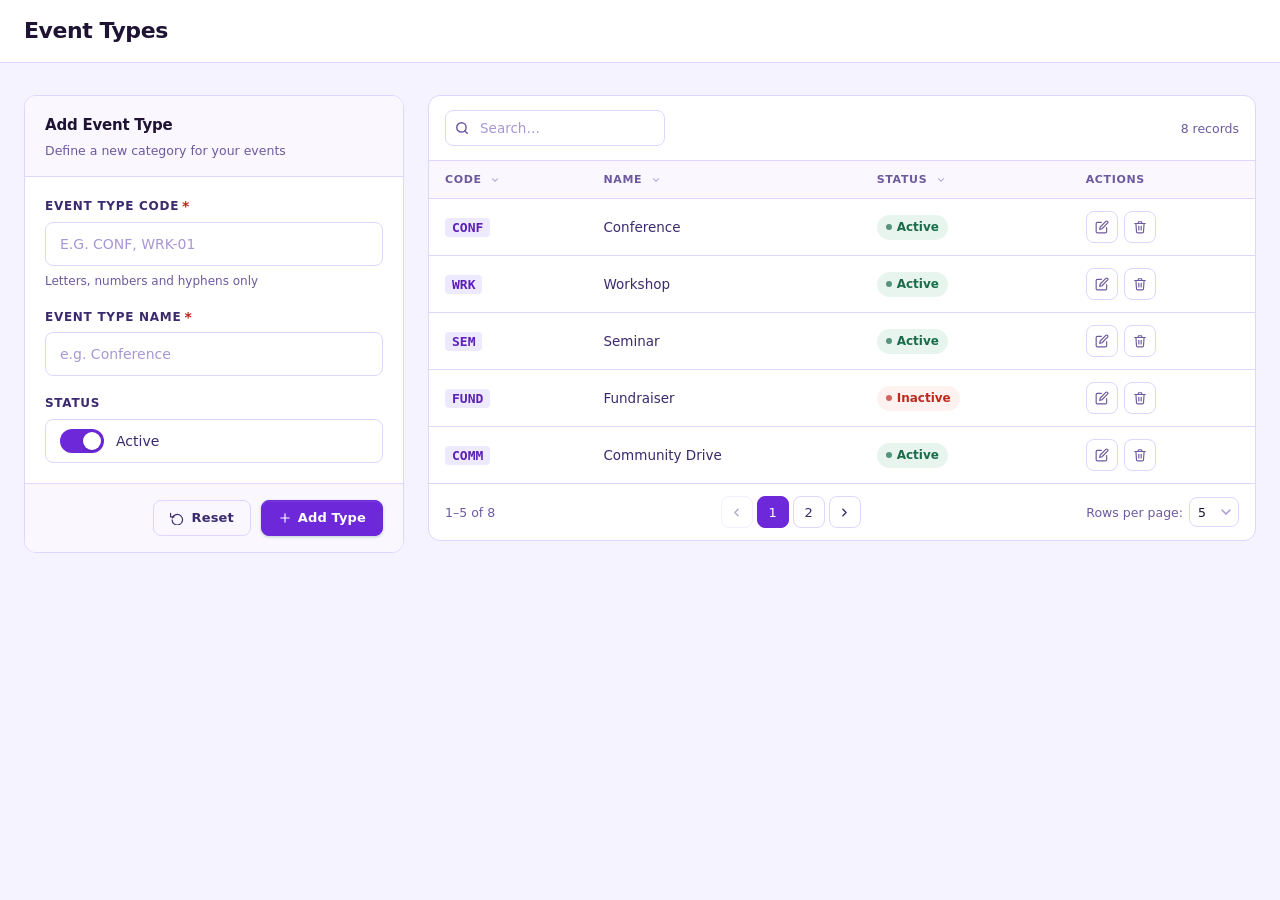
<file: ui-registry/projects/common-events/pages/event-types/index.html>
<!DOCTYPE html>
<html lang="en">
<head>
  <meta charset="UTF-8" />
  <meta name="viewport" content="width=device-width, initial-scale=1.0" />
  <title>Event Types — Common Events</title>

  <!-- Shared tokens -->
  <link rel="stylesheet" href="../../../../assets/theme.css" />

  <!-- UI components -->
  <link rel="stylesheet" href="../../../../components/navbar/navbar.css" />
  <link rel="stylesheet" href="../../../../components/footer/footer.css" />
  <link rel="stylesheet" href="../../../../components/textbox/textbox.css" />
  <link rel="stylesheet" href="../../../../components/button/button.css" />
  <link rel="stylesheet" href="../../../../components/alert/alert.css" />
  <link rel="stylesheet" href="../../../../components/toggle/toggle.css" />
  <link rel="stylesheet" href="../../../../components/data-table/data-table.css" />

  <!-- Alert utility -->
  <script src="../../../../components/alert/alert.js"></script>

  <!-- Project layout -->
  <link rel="stylesheet" href="../../layout/layout.css" />

  <style>
    /* ---- Page-level tokens ---- */
    :root {
      --ui-primary:        #6d28d9;
      --ui-primary-dark:   #5b21b6;
      --ui-primary-mid:    #7c3aed;
      --ui-primary-light:  #ede9fe;
      --ui-primary-glow:   rgba(109,40,217,.18);
      --ui-bg:             #f5f3ff;
      --ui-surface-alt:    #faf7ff;
      --ui-border:         #ddd6fe;
      --ui-border-mid:     #c4b5fd;
      --ui-border-focus:   #6d28d9;
      --ui-text-1:         #1e1333;
      --ui-text-2:         #3b2a6e;
      --ui-text-3:         #6d5a9e;
      --ui-text-4:         #a897d4;
      --z-nav: 200; --nav-h: 60px; --nav-max-w: 1280px;
      --page-max-w: 1280px; --footer-max-w: 1280px;
    }
    body { min-height: 100vh; display: flex; flex-direction: column; }

    /* ---- Event Types page layout ---- */
    .et-layout {
      display: grid;
      grid-template-columns: 380px 1fr;
      gap: 24px;
      align-items: start;
    }

    /* Form card */
    .et-form-card {
      background: var(--ui-surface);
      border: 1px solid var(--ui-border);
      border-radius: var(--r-lg);
      overflow: hidden;
    }
    .et-form-card__header {
      padding: 18px 20px 16px;
      border-bottom: 1px solid var(--ui-border);
      background: var(--ui-surface-alt);
    }
    .et-form-card__title { font-size: 15px; font-weight: 700; color: var(--ui-text-1); letter-spacing: -.015em; }
    .et-form-card__sub   { font-size: 12.5px; color: var(--ui-text-3); margin-top: 3px; }
    .et-form-card__body  { padding: 20px; }
    .et-form-fields      { display: flex; flex-direction: column; gap: 18px; }
    .et-form-card__footer {
      padding: 16px 20px;
      border-top: 1px solid var(--ui-border);
      display: flex; gap: 10px; justify-content: flex-end;
      background: var(--ui-surface-alt);
    }

    /* Alert area above the two-col layout */
    .et-alerts            { display: flex; flex-direction: column; gap: 8px; margin-bottom: 16px; }
    .et-alerts:empty      { margin-bottom: 0; }

    /* Code pill in table */
    .ui-code {
      font-family: monospace; font-size: 13px;
      background: var(--ui-primary-light); color: var(--ui-primary-dark);
      padding: 2px 7px; border-radius: var(--r-sm); font-weight: 600;
    }

    /* ---- Modal ---- */
    .ui-modal-overlay {
      position: fixed; inset: 0;
      background: rgba(15,10,30,.45);
      z-index: 300;
      display: flex; align-items: center; justify-content: center;
      padding: 16px;
      animation: overlayIn 150ms ease;
    }
    @keyframes overlayIn { from { opacity: 0; } to { opacity: 1; } }
    .ui-modal-overlay[hidden] { display: none; }

    .ui-modal {
      background: var(--ui-surface);
      border-radius: var(--r-xl);
      box-shadow: var(--sh-xl);
      padding: 28px;
      width: 100%;
      animation: modalIn 180ms cubic-bezier(.34,1.2,.64,1);
    }
    @keyframes modalIn { from { opacity:0; transform:scale(.94); } to { opacity:1; transform:scale(1); } }

    .ui-modal--sm   { max-width: 400px; }
    .ui-modal--md   { max-width: 480px; }

    .ui-modal__header {
      display: flex; align-items: center; justify-content: space-between;
      margin-bottom: 20px;
    }
    .ui-modal__header-left { display: flex; align-items: center; gap: 12px; }
    .ui-modal__icon {
      width: 48px; height: 48px; border-radius: var(--r-lg);
      display: flex; align-items: center; justify-content: center;
    }
    .ui-modal__icon--edit   { background: var(--ui-primary-light); color: var(--ui-primary); }
    .ui-modal__icon--danger { background: #fef2f1; color: #c0281d; }

    .ui-modal__title { font-size: 17px; font-weight: 700; color: var(--ui-text-1); letter-spacing: -.015em; margin-bottom: 0; }
    .ui-modal__sub   { font-size: 12.5px; color: var(--ui-text-3); margin-top: 2px; }
    .ui-modal__desc  { font-size: 14px; color: var(--ui-text-3); line-height: 1.6; margin-bottom: 24px; }

    .ui-modal__close {
      width: 32px; height: 32px;
      display: flex; align-items: center; justify-content: center;
      border: 1.5px solid var(--ui-border); border-radius: var(--r-md);
      background: none; cursor: pointer; color: var(--ui-text-3);
      transition: background var(--t-fast), border-color var(--t-fast), color var(--t-fast);
      outline: none; flex-shrink: 0;
    }
    .ui-modal__close:hover { background: var(--ui-surface-alt); border-color: var(--ui-border-mid); color: var(--ui-text-1); }
    .ui-modal__close:focus-visible { box-shadow: var(--sh-focus); }

    .ui-modal__divider { height: 1px; background: var(--ui-border); margin: 4px 0; }
    .ui-modal__body    { display: flex; flex-direction: column; gap: 18px; margin-top: 20px; }
    .ui-modal__actions { display: flex; gap: 10px; justify-content: flex-end; margin-top: 20px; }

    .et-modal-alerts { margin-bottom: 4px; }

    /* ---- Responsive ---- */
    @media (max-width: 900px) {
      .et-layout { grid-template-columns: 1fr; }
    }
    @media (max-width: 520px) {
      .ui-modal__actions { flex-direction: column-reverse; }
      .ui-modal__actions .ui-btn { width: 100%; }
    }
  </style>
</head>
<body>

<!-- ══ NAVBAR — paste your full navbar + mobile drawer HTML here ══ -->

<!-- ══ PAGE SHELL ══ -->
<div class="page-shell">
  <header class="page-header">
    <div class="page-header__inner">
      <div class="page-header__left">
        <h1 class="page-title">Event Types</h1>
      </div>
    </div>
  </header>

  <main class="page-body" id="main-content">

    <!-- Page-level alerts -->
    <div class="et-alerts" id="etAlerts" aria-live="polite"></div>

    <div class="et-layout">

      <!-- ══ CREATE FORM ══ -->
      <div class="et-form-card">
        <div class="et-form-card__header">
          <div class="et-form-card__title">Add Event Type</div>
          <div class="et-form-card__sub">Define a new category for your events</div>
        </div>

        <div class="et-form-card__body">
          <div class="et-form-fields">

            <!-- Code -->
            <div class="ui-field" data-field id="fieldCode">
              <label class="ui-field__label" for="etCode">
                Event Type Code <span class="ui-field__req" aria-hidden="true">*</span>
              </label>
              <div class="ui-field__ctrl">
                <input class="ui-field__input" type="text" id="etCode"
                       placeholder="e.g. CONF, WRK-01"
                       autocomplete="off" spellcheck="false"
                       aria-required="true" aria-describedby="etCodeErr"
                       style="text-transform:uppercase" />
              </div>
              <span class="ui-field__hint">Letters, numbers and hyphens only</span>
              <span class="ui-field__err" id="etCodeErr" role="alert" aria-live="polite"></span>
            </div>

            <!-- Name -->
            <div class="ui-field" data-field id="fieldName">
              <label class="ui-field__label" for="etName">
                Event Type Name <span class="ui-field__req" aria-hidden="true">*</span>
              </label>
              <div class="ui-field__ctrl">
                <input class="ui-field__input" type="text" id="etName"
                       placeholder="e.g. Conference"
                       autocomplete="off"
                       aria-required="true" aria-describedby="etNameErr" />
              </div>
              <span class="ui-field__err" id="etNameErr" role="alert" aria-live="polite"></span>
            </div>

            <!-- Status -->
            <div class="ui-field">
              <span class="ui-field__label">Status</span>
              <div class="ui-toggle-field">
                <label class="ui-toggle" for="etActive" style="gap:12px">
                  <input class="ui-toggle__input" type="checkbox" id="etActive" checked />
                  <span class="ui-toggle__track"><span class="ui-toggle__thumb"></span></span>
                  <span class="ui-toggle__label" id="etActiveLabel">Active</span>
                </label>
              </div>
            </div>

          </div>
        </div>

        <div class="et-form-card__footer">
          <button type="button" class="ui-btn ui-btn--ghost ui-btn--sm" id="etResetBtn">
            <svg width="14" height="14" viewBox="0 0 24 24" fill="none" stroke="currentColor" stroke-width="2" stroke-linecap="round" stroke-linejoin="round" aria-hidden="true"><polyline points="1 4 1 10 7 10"/><path d="M3.51 15a9 9 0 1 0 .49-3"/></svg>
            Reset
          </button>
          <button type="button" class="ui-btn ui-btn--primary ui-btn--sm" id="etSubmitBtn">
            <span class="ui-btn__lbl">
              <svg width="14" height="14" viewBox="0 0 24 24" fill="none" stroke="currentColor" stroke-width="2" stroke-linecap="round" stroke-linejoin="round" aria-hidden="true"><line x1="12" y1="5" x2="12" y2="19"/><line x1="5" y1="12" x2="19" y2="12"/></svg>
              Add Type
            </span>
            <span class="ui-btn__spin" aria-hidden="true"></span>
          </button>
        </div>
      </div>

      <!-- ══ TABLE ══ -->
      <div id="etTable"></div>

    </div>
  </main>
</div>

<!-- ══ FOOTER — paste your full footer HTML here ══ -->

<!-- ══ EDIT MODAL ══ -->
<div class="ui-modal-overlay" id="editModal" hidden
     role="dialog" aria-modal="true" aria-labelledby="editModalTitle">
  <div class="ui-modal ui-modal--md">

    <div class="ui-modal__header">
      <div class="ui-modal__header-left">
        <div class="ui-modal__icon ui-modal__icon--edit" aria-hidden="true">
          <svg width="20" height="20" viewBox="0 0 24 24" fill="none" stroke="currentColor" stroke-width="2" stroke-linecap="round" stroke-linejoin="round"><path d="M11 4H4a2 2 0 0 0-2 2v14a2 2 0 0 0 2 2h14a2 2 0 0 0 2-2v-7"/><path d="M18.5 2.5a2.121 2.121 0 0 1 3 3L12 15l-4 1 1-4 9.5-9.5z"/></svg>
        </div>
        <div>
          <h2 class="ui-modal__title" id="editModalTitle">Edit Event Type</h2>
          <p class="ui-modal__sub" id="editModalSub"></p>
        </div>
      </div>
      <button class="ui-modal__close" id="editModalClose" aria-label="Close">
        <svg width="14" height="14" viewBox="0 0 24 24" fill="none" stroke="currentColor" stroke-width="2.5" stroke-linecap="round" stroke-linejoin="round" aria-hidden="true"><line x1="18" y1="6" x2="6" y2="18"/><line x1="6" y1="6" x2="18" y2="18"/></svg>
      </button>
    </div>

    <div class="ui-modal__divider"></div>

    <!-- Modal alerts -->
    <div class="et-modal-alerts" id="editModalAlerts"></div>

    <div class="ui-modal__body">
      <input type="hidden" id="editId" />

      <!-- Code (read-only) -->
      <div class="ui-field" data-field id="editFieldCode">
        <label class="ui-field__label" for="editCode">Event Type Code</label>
        <div class="ui-field__ctrl">
          <input class="ui-field__input" type="text" id="editCode"
                 style="background:var(--ui-surface-alt);cursor:not-allowed;opacity:0.7"
                 readonly />
        </div>
        <span class="ui-field__hint">Code cannot be changed after creation</span>
      </div>

      <!-- Name -->
      <div class="ui-field" data-field id="editFieldName">
        <label class="ui-field__label" for="editName">
          Event Type Name <span class="ui-field__req" aria-hidden="true">*</span>
        </label>
        <div class="ui-field__ctrl">
          <input class="ui-field__input" type="text" id="editName"
                 placeholder="e.g. Conference" autocomplete="off"
                 aria-required="true" aria-describedby="editNameErr" />
        </div>
        <span class="ui-field__err" id="editNameErr" role="alert" aria-live="polite"></span>
      </div>

      <!-- Status -->
      <div class="ui-field">
        <span class="ui-field__label">Status</span>
        <div class="ui-toggle-field">
          <label class="ui-toggle" for="editActive" style="gap:12px">
            <input class="ui-toggle__input" type="checkbox" id="editActive" />
            <span class="ui-toggle__track"><span class="ui-toggle__thumb"></span></span>
            <span class="ui-toggle__label" id="editActiveLabel">Active</span>
          </label>
        </div>
      </div>
    </div>

    <div class="ui-modal__divider" style="margin-top:8px"></div>

    <div class="ui-modal__actions">
      <button type="button" class="ui-btn ui-btn--ghost ui-btn--sm" id="editCancelBtn">Cancel</button>
      <button type="button" class="ui-btn ui-btn--primary ui-btn--sm" id="editSaveBtn">
        <span class="ui-btn__lbl">
          <svg width="14" height="14" viewBox="0 0 24 24" fill="none" stroke="currentColor" stroke-width="2" stroke-linecap="round" stroke-linejoin="round" aria-hidden="true"><path d="M19 21H5a2 2 0 0 1-2-2V5a2 2 0 0 1 2-2h11l5 5v14a2 2 0 0 1-2 2z"/><polyline points="17 21 17 13 7 13 7 21"/><polyline points="7 3 7 8 15 8"/></svg>
          Save Changes
        </span>
        <span class="ui-btn__spin" aria-hidden="true"></span>
      </button>
    </div>

  </div>
</div>

<!-- ══ DELETE MODAL ══ -->
<div class="ui-modal-overlay" id="deleteModal" hidden
     role="dialog" aria-modal="true" aria-labelledby="deleteModalTitle">
  <div class="ui-modal ui-modal--sm">
    <div class="ui-modal__icon ui-modal__icon--danger" aria-hidden="true" style="margin-bottom:16px">
      <svg width="22" height="22" viewBox="0 0 24 24" fill="none" stroke="currentColor" stroke-width="2" stroke-linecap="round" stroke-linejoin="round"><polyline points="3 6 5 6 21 6"/><path d="M19 6l-1 14a2 2 0 0 1-2 2H8a2 2 0 0 1-2-2L5 6"/><path d="M10 11v6"/><path d="M14 11v6"/><path d="M9 6V4a1 1 0 0 1 1-1h4a1 1 0 0 1 1 1v2"/></svg>
    </div>
    <h2 class="ui-modal__title" id="deleteModalTitle">Delete Event Type?</h2>
    <p  class="ui-modal__desc" id="deleteModalDesc">This action cannot be undone.</p>
    <!-- Error shown here on API failure -->
    <div id="deleteModalErr"></div>
    <div class="ui-modal__actions">
      <button type="button" class="ui-btn ui-btn--ghost ui-btn--sm" id="deleteCancelBtn">Cancel</button>
      <button type="button" class="ui-btn ui-btn--danger ui-btn--sm" id="deleteConfirmBtn">
        <span class="ui-btn__lbl">Delete</span>
        <span class="ui-btn__spin" aria-hidden="true"></span>
      </button>
    </div>
  </div>
</div>

<!-- ══ SCRIPTS ══ -->
<script src="../../../../components/navbar/navbar.js"></script>
<script src="../../../../components/footer/footer.js"></script>
<script src="../../../../components/data-table/data-table.js"></script>
<script>
(function () {
  'use strict';
  /* ── DOM refs ── */
  const alertsEl       = document.getElementById('etAlerts');
  const fieldCode      = document.getElementById('fieldCode');
  const fieldName      = document.getElementById('fieldName');
  const inputCode      = document.getElementById('etCode');
  const inputName      = document.getElementById('etName');
  const inputActive    = document.getElementById('etActive');
  const activeLabel    = document.getElementById('etActiveLabel');
  const submitBtn      = document.getElementById('etSubmitBtn');
  const resetBtn       = document.getElementById('etResetBtn');

  const editModal      = document.getElementById('editModal');
  const editModalAlerts= document.getElementById('editModalAlerts');
  const editModalSub   = document.getElementById('editModalSub');
  const editModalClose = document.getElementById('editModalClose');
  const editFieldName  = document.getElementById('editFieldName');
  const editIdInput    = document.getElementById('editId');
  const editInputCode  = document.getElementById('editCode');
  const editInputName  = document.getElementById('editName');
  const editInputActive= document.getElementById('editActive');
  const editActiveLabel= document.getElementById('editActiveLabel');
  const editCancelBtn  = document.getElementById('editCancelBtn');
  const editSaveBtn    = document.getElementById('editSaveBtn');

  const deleteModal    = document.getElementById('deleteModal');
  const deleteModalDesc= document.getElementById('deleteModalDesc');
  const deleteModalErr = document.getElementById('deleteModalErr');
  const deleteCancelBtn  = document.getElementById('deleteCancelBtn');
  const deleteConfirmBtn = document.getElementById('deleteConfirmBtn');

  /* ── Field error helpers ── */
  function setFieldError(fieldEl, inputEl, msg) {
    fieldEl.classList.add('ui-field--error');
    const e = fieldEl.querySelector('.ui-field__err');
    if (e) e.textContent = msg;
    if (inputEl) inputEl.setAttribute('aria-invalid', 'true');
  }
  function clearFieldError(fieldEl, inputEl) {
    fieldEl.classList.remove('ui-field--error');
    const e = fieldEl.querySelector('.ui-field__err');
    if (e) e.textContent = '';
    if (inputEl) inputEl.removeAttribute('aria-invalid');
  }

  /* ── Auto-uppercase + filter create code input ── */
  inputCode.addEventListener('input', e => {
    const pos = e.target.selectionStart;
    e.target.value = e.target.value.toUpperCase().replace(/[^A-Z0-9\-]/g, '');
    e.target.setSelectionRange(pos, pos);
    clearFieldError(fieldCode, inputCode);
  });
  inputName.addEventListener('input', () => clearFieldError(fieldName, inputName));

  /* ── Toggle label sync ── */
  inputActive.addEventListener('change', () => {
    activeLabel.textContent = inputActive.checked ? 'Active' : 'Inactive';
  });
  editInputActive.addEventListener('change', () => {
    editActiveLabel.textContent = editInputActive.checked ? 'Active' : 'Inactive';
  });

  /* ── Seed data ── */
  const seedData = [
    { id: 1, code: 'CONF',   name: 'Conference',        active: true  },
    { id: 2, code: 'WRK',    name: 'Workshop',          active: true  },
    { id: 3, code: 'SEM',    name: 'Seminar',           active: true  },
    { id: 4, code: 'FUND',   name: 'Fundraiser',        active: false },
    { id: 5, code: 'COMM',   name: 'Community Drive',   active: true  },
    { id: 6, code: 'OUTRCH', name: 'Outreach Program',  active: true  },
    { id: 7, code: 'VOL',    name: 'Volunteer Activity', active: false },
    { id: 8, code: 'GALA',   name: 'Gala / Dinner',     active: true  },
  ];
  let nextId = seedData.length + 1;

  /* ── Init table ── */
  const table = UIDataTable.create(document.getElementById('etTable'), {
    columns: [
      { key: 'code',   label: 'Code',   sortable: true,
        render: v => `<span class="ui-code">${v}</span>` },
      { key: 'name',   label: 'Name',   sortable: true },
      { key: 'active', label: 'Status', sortable: true,
        render: v => v
          ? `<span class="ui-badge ui-badge--active">Active</span>`
          : `<span class="ui-badge ui-badge--inactive">Inactive</span>` },
    ],
    data: seedData,
    perPage: 5,
    searchKeys: ['code', 'name'],
    onEdit:   openEditModal,
    onDelete: openDeleteModal,
    emptyTitle: 'No event types yet',
    emptyDesc:  'Add your first event type using the form on the left.',
  });

  /* ════════════════════════════════
     SIMULATED API CALLS
     Replace with real fetch() calls.
  ════════════════════════════════ */
  let _demoCount = 0;

  function apiCreate(data) {
    return new Promise(resolve =>
      setTimeout(() => resolve({ id: nextId++, ...data }), 700));
  }

  function apiUpdate(id, data) {
    return new Promise((resolve, reject) =>
      setTimeout(() => {
        _demoCount++;
        // Every 3rd call fails so you can see the error alert
        _demoCount % 3 === 0
          ? reject(new Error('Server error: Failed to save. Please try again.'))
          : resolve({ id, ...data });
      }, 800));
  }

  function apiDelete(id) {
    return new Promise((resolve, reject) =>
      setTimeout(() => {
        _demoCount++;
        // Every 4th call fails
        _demoCount % 4 === 0
          ? reject(new Error('Server error: Could not delete. Please try again.'))
          : resolve({ deleted: true });
      }, 600));
  }

  /* ════════════════════════════════
     CREATE FORM
  ════════════════════════════════ */
  function validateCreate() {
    let ok = true;
    const code = inputCode.value.trim();
    const name = inputName.value.trim();

    if (!code) {
      setFieldError(fieldCode, inputCode, 'Event Type Code is required.'); ok = false;
    } else if (!/^[A-Z0-9\-]+$/.test(code)) {
      setFieldError(fieldCode, inputCode, 'Only letters, numbers and hyphens allowed.'); ok = false;
    } else if (table.getData().find(r => r.code === code)) {
      setFieldError(fieldCode, inputCode, `Code "${code}" already exists.`); ok = false;
    }

    if (!name) {
      setFieldError(fieldName, inputName, 'Event Type Name is required.'); ok = false;
    } else if (name.length < 2) {
      setFieldError(fieldName, inputName, 'Name must be at least 2 characters.'); ok = false;
    }

    if (!ok) UIAlert.showInContainer(alertsEl, 'error', 'Please fix the highlighted fields before submitting.');
    return ok;
  }

  function resetCreate() {
    inputCode.value = '';
    inputName.value = '';
    inputActive.checked = true;
    activeLabel.textContent = 'Active';
    clearFieldError(fieldCode, inputCode);
    clearFieldError(fieldName, inputName);
    alertsEl.innerHTML = '';
  }

  resetBtn.addEventListener('click', resetCreate);

  submitBtn.addEventListener('click', async () => {
    alertsEl.innerHTML = '';
    if (!validateCreate()) return;

    const payload = {
      code:   inputCode.value.trim(),
      name:   inputName.value.trim(),
      active: inputActive.checked,
    };

    submitBtn.classList.add('ui-btn--loading');
    try {
      const result = await apiCreate(payload);
      table.addRow(result);
      UIAlert.showInContainer(alertsEl, 'success', `Event type "${result.name}" added successfully.`, undefined, 5000);
      resetCreate();
      inputCode.focus();
    } catch (err) {
      UIAlert.showInContainer(alertsEl, 'error', err.message || 'Failed to add event type. Please try again.');
    } finally {
      submitBtn.classList.remove('ui-btn--loading');
    }
  });

  /* ════════════════════════════════
     EDIT MODAL
  ════════════════════════════════ */
  function openEditModal(row) {
    editIdInput.value           = row.id;
    editInputCode.value         = row.code;
    editInputName.value         = row.name;
    editInputActive.checked     = row.active;
    editActiveLabel.textContent = row.active ? 'Active' : 'Inactive';
    editModalSub.textContent    = `Code: ${row.code}`;
    editModalAlerts.innerHTML   = '';
    clearFieldError(editFieldName, editInputName);
    editModal.hidden = false;
    requestAnimationFrame(() => editInputName.focus());
  }

  function closeEditModal() {
    editModal.hidden = true;
    editIdInput.value = '';
  }

  function validateEdit() {
    let ok = true;
    const name = editInputName.value.trim();
    if (!name) {
      setFieldError(editFieldName, editInputName, 'Event Type Name is required.'); ok = false;
    } else if (name.length < 2) {
      setFieldError(editFieldName, editInputName, 'Name must be at least 2 characters.'); ok = false;
    }
    if (!ok) UIAlert.showInContainer(editModalAlerts, 'error', 'Please fix the highlighted fields before saving.');
    return ok;
  }

  editInputName.addEventListener('input', () => clearFieldError(editFieldName, editInputName));

  editSaveBtn.addEventListener('click', async () => {
    editModalAlerts.innerHTML = '';
    if (!validateEdit()) return;

    const editId  = Number(editIdInput.value);
    const payload = {
      name:   editInputName.value.trim(),
      active: editInputActive.checked,
    };

    editSaveBtn.classList.add('ui-btn--loading');
    try {
      await apiUpdate(editId, payload);
      table.updateRow('id', editId, payload);
      closeEditModal();
      UIAlert.showInContainer(alertsEl, 'success', `Event type "${payload.name}" updated successfully.`, undefined, 5000);
    } catch (err) {
      UIAlert.showInContainer(editModalAlerts, 'error', err.message || 'Failed to save changes. Please try again.');
    } finally {
      editSaveBtn.classList.remove('ui-btn--loading');
    }
  });

  editCancelBtn.addEventListener('click', closeEditModal);
  editModalClose.addEventListener('click', closeEditModal);
  editModal.addEventListener('click', e => { if (e.target === editModal) closeEditModal(); });

  /* ════════════════════════════════
     DELETE MODAL
  ════════════════════════════════ */
  let pendingDelete = null;

  function openDeleteModal(row) {
    pendingDelete = row;
    deleteModalDesc.textContent = `Are you sure you want to delete "${row.name}" (${row.code})? This action cannot be undone.`;
    deleteModalErr.innerHTML    = '';
    deleteModal.hidden = false;
    deleteConfirmBtn.focus();
  }

  function closeDeleteModal() {
    deleteModal.hidden = true;
    pendingDelete = null;
  }

  deleteCancelBtn.addEventListener('click', closeDeleteModal);
  deleteModal.addEventListener('click', e => { if (e.target === deleteModal) closeDeleteModal(); });

  deleteConfirmBtn.addEventListener('click', async () => {
    if (!pendingDelete) return;
    const row = pendingDelete;
    deleteModalErr.innerHTML = '';
    deleteConfirmBtn.classList.add('ui-btn--loading');
    deleteCancelBtn.disabled = true;
    try {
      await apiDelete(row.id);
      table.deleteRow('id', row.id);
      closeDeleteModal();
      UIAlert.showInContainer(alertsEl, 'success', `Event type "${row.name}" has been deleted.`, undefined, 5000);
    } catch (err) {
      UIAlert.showInContainer(deleteModalErr, 'error', err.message || 'Failed to delete. Please try again.');
    } finally {
      deleteConfirmBtn.classList.remove('ui-btn--loading');
      deleteCancelBtn.disabled = false;
    }
  });

  /* ════════════════════════════════
     GLOBAL ESCAPE KEY
  ════════════════════════════════ */
  document.addEventListener('keydown', e => {
    if (e.key !== 'Escape') return;
    if (!editModal.hidden)   closeEditModal();
    if (!deleteModal.hidden) closeDeleteModal();
  });

})();
</script>

</body>
</html>
</file>
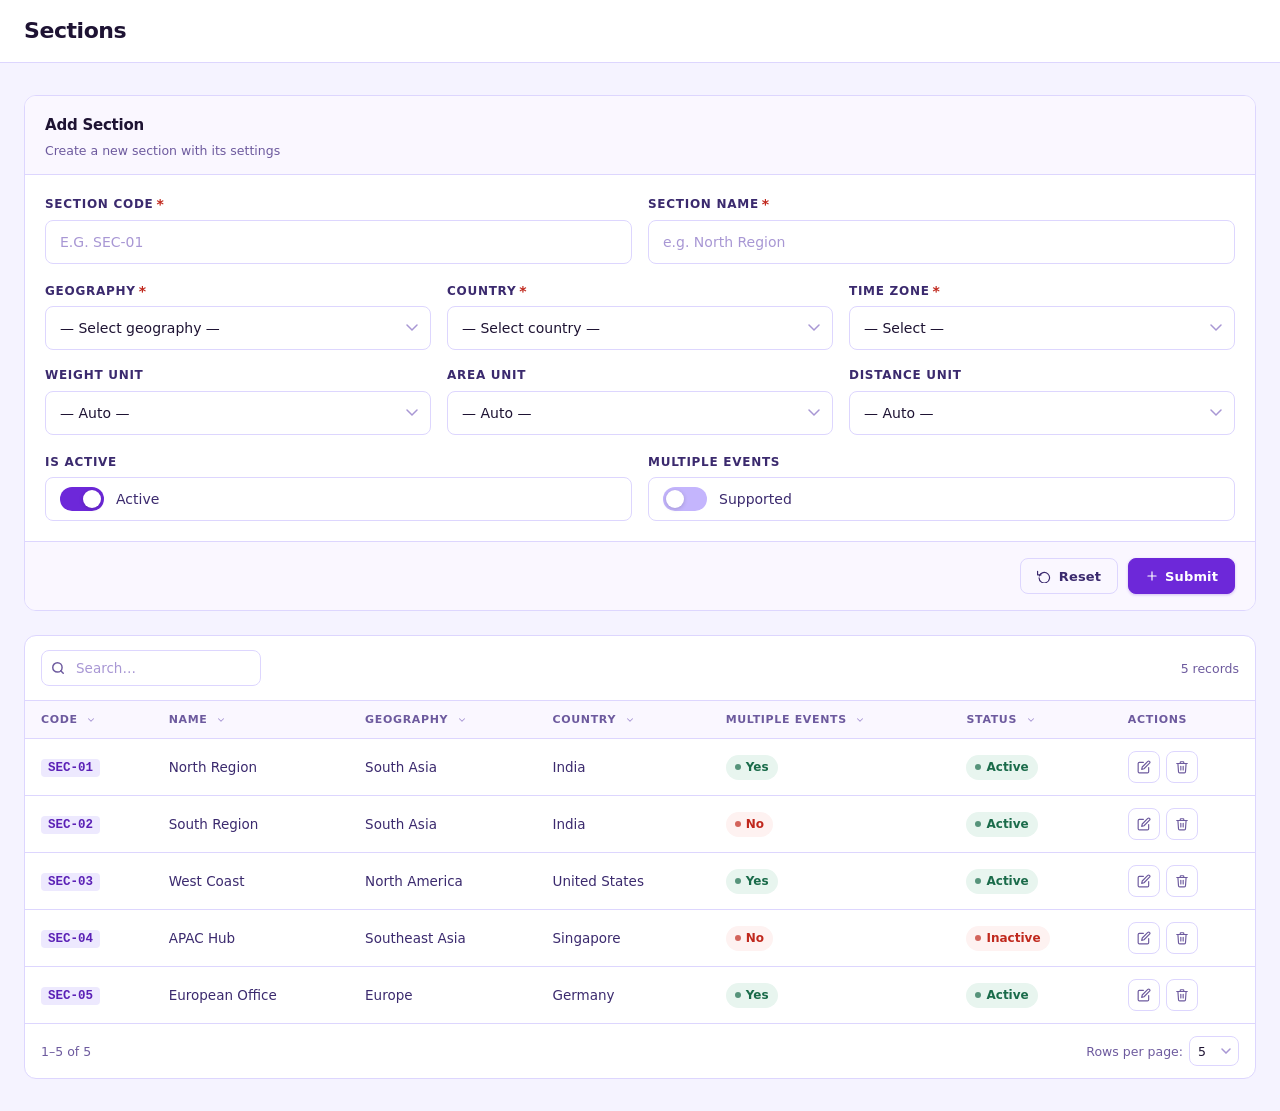
<file: ui-registry/projects/common-events/pages/section-details/index.html>
<!DOCTYPE html>
<html lang="en">
<head>
  <meta charset="UTF-8" />
  <meta name="viewport" content="width=device-width, initial-scale=1.0" />
  <title>Sections — Common Events</title>

  <!-- Shared tokens -->
  <link rel="stylesheet" href="../../../../assets/theme.css" />

  <!-- UI components (link from registry) -->
  <link rel="stylesheet" href="../../../../components/textbox/textbox.css" />
  <link rel="stylesheet" href="../../../../components/button/button.css" />
  <link rel="stylesheet" href="../../../../components/alert/alert.css" />
  <link rel="stylesheet" href="../../../../components/toggle/toggle.css" />
  <link rel="stylesheet" href="../../../../components/data-table/data-table.css" />
  <link rel="stylesheet" href="../../layout/layout.css" />

  <!-- Alert utility -->
  <script src="../../../../components/alert/alert.js"></script>

  <style>
    /* ══════════════════════════════════════════
       PAGE SHELL
    ══════════════════════════════════════════ */
    .page-shell{flex:1;display:flex;flex-direction:column}
    .page-header{background:var(--ui-surface);border-bottom:1px solid var(--ui-border);padding:18px 24px}
    .page-header__inner{max-width:var(--page-max-w);margin:0 auto;display:flex;align-items:center;justify-content:space-between;gap:16px;flex-wrap:wrap}
    .page-header__left{display:flex;flex-direction:column;gap:4px}
    .page-title{font-size:22px;font-weight:700;color:var(--ui-text-1);letter-spacing:-.02em;line-height:1.2}
    .page-body{flex:1;max-width:var(--page-max-w);width:100%;margin:0 auto;padding:32px 24px}

    /* ══════════════════════════════════════════
       FORM COMPONENTS
    ══════════════════════════════════════════ */
    .ui-field{display:flex;flex-direction:column;gap:6px;width:100%}
    .ui-field__label{display:inline-flex;align-items:center;gap:3px;font-size:12px;font-weight:600;color:var(--ui-text-2);letter-spacing:.06em;text-transform:uppercase;user-select:none}
    .ui-field__req{color:var(--ui-error);font-size:14px;line-height:1;font-weight:700}
    .ui-field__ctrl{position:relative;display:flex;align-items:center}
    .ui-field__input{width:100%;height:44px;padding:0 14px;font-family:var(--ui-font);font-size:14px;color:var(--ui-text-1);background:var(--ui-surface);border:1.5px solid var(--ui-border);border-radius:var(--r-md);outline:none;appearance:none;transition:border-color var(--t-base),box-shadow var(--t-base),background var(--t-base)}
    .ui-field__input::placeholder{color:var(--ui-text-4)}
    .ui-field__input:hover:not(:focus):not(:disabled):not([readonly]){border-color:var(--ui-border-mid)}
    .ui-field__input:focus{border-color:var(--ui-border-focus);box-shadow:var(--sh-focus);background:var(--ui-white)}
    .ui-field__input:disabled,.ui-field__input[readonly]{background:var(--ui-surface-alt);color:var(--ui-text-3);cursor:not-allowed;opacity:.7}
    .ui-field__hint{font-size:12px;color:var(--ui-text-3);line-height:1.5}
    .ui-field__err{font-size:12px;font-weight:500;color:var(--ui-error);display:none;line-height:1.4}
    .ui-field--error .ui-field__input,.ui-field--error select.ui-field__input{border-color:var(--ui-error);background:var(--ui-error-bg)}
    .ui-field--error .ui-field__input:focus{box-shadow:0 0 0 3px var(--ui-error-glow)}
    .ui-field--error .ui-field__err{display:block}
    .ui-field--error .ui-field__hint{display:none}

    /* Select dropdown */
    select.ui-field__input{padding-right:34px;background-image:url("data:image/svg+xml,%3Csvg xmlns='http://www.w3.org/2000/svg' width='12' height='8' viewBox='0 0 12 8'%3E%3Cpath d='M1 1l5 5 5-5' stroke='%23a897d4' stroke-width='1.5' fill='none' stroke-linecap='round'/%3E%3C/svg%3E");background-repeat:no-repeat;background-position:right 12px center;cursor:pointer}
    select.ui-field__input:focus{border-color:var(--ui-border-focus);box-shadow:var(--sh-focus)}

    /* Toggle */
    .ui-toggle{display:inline-flex;align-items:center;gap:10px;cursor:pointer;user-select:none}
    .ui-toggle__input{position:absolute;opacity:0;width:0;height:0;pointer-events:none}
    .ui-toggle__track{position:relative;width:44px;height:24px;background:var(--ui-border-mid);border-radius:var(--r-full);transition:background var(--t-base);flex-shrink:0}
    .ui-toggle__thumb{position:absolute;top:3px;left:3px;width:18px;height:18px;background:#fff;border-radius:50%;box-shadow:0 1px 4px rgba(0,0,0,.18);transition:transform var(--t-bounce)}
    .ui-toggle__input:checked~.ui-toggle__track{background:var(--ui-primary)}
    .ui-toggle__input:checked~.ui-toggle__track .ui-toggle__thumb{transform:translateX(20px)}
    .ui-toggle__input:focus-visible~.ui-toggle__track{box-shadow:var(--sh-focus)}
    .ui-toggle__label{font-size:14px;font-weight:500;color:var(--ui-text-2)}
    .ui-toggle-field{display:flex;align-items:center;height:44px;padding:0 14px;background:var(--ui-surface);border:1.5px solid var(--ui-border);border-radius:var(--r-md)}

    /* Button */
    .ui-btn{position:relative;display:inline-flex;align-items:center;justify-content:center;gap:8px;height:44px;padding:0 22px;font-family:var(--ui-font);font-size:14px;font-weight:600;white-space:nowrap;border:1.5px solid transparent;border-radius:var(--r-md);cursor:pointer;outline:none;user-select:none;text-decoration:none;transition:background var(--t-base),color var(--t-base),border-color var(--t-base),box-shadow var(--t-base),transform var(--t-fast);overflow:hidden}
    .ui-btn:active:not(:disabled){transform:scale(.975)}
    .ui-btn:focus-visible{box-shadow:var(--sh-focus)}
    .ui-btn:disabled{opacity:.45;cursor:not-allowed;pointer-events:none}
    .ui-btn__lbl{display:flex;align-items:center;gap:6px;transition:opacity var(--t-fast)}
    .ui-btn__spin{position:absolute;width:18px;height:18px;border:2.5px solid currentColor;border-top-color:transparent;border-radius:50%;animation:btnSpin .7s linear infinite;opacity:0;pointer-events:none;transition:opacity var(--t-fast)}
    @keyframes btnSpin{to{transform:rotate(360deg)}}
    .ui-btn--loading .ui-btn__lbl{opacity:0}
    .ui-btn--loading .ui-btn__spin{opacity:1}
    .ui-btn--loading{pointer-events:none}
    .ui-btn--primary{background:var(--ui-primary);color:#fff;border-color:var(--ui-primary);box-shadow:0 1px 3px rgba(109,40,217,.28)}
    .ui-btn--primary:hover:not(:disabled){background:var(--ui-primary-dark);border-color:var(--ui-primary-dark)}
    .ui-btn--secondary{background:var(--ui-white);color:var(--ui-primary);border-color:var(--ui-primary)}
    .ui-btn--secondary:hover:not(:disabled){background:var(--ui-primary-light)}
    .ui-btn--ghost{background:transparent;color:var(--ui-text-2);border-color:var(--ui-border)}
    .ui-btn--ghost:hover:not(:disabled){background:var(--ui-surface-alt);border-color:var(--ui-border-mid)}
    .ui-btn--danger{background:var(--ui-error);color:#fff;border-color:var(--ui-error)}
    .ui-btn--danger:hover:not(:disabled){background:#a8211a}
    .ui-btn--sm{height:36px;padding:0 16px;font-size:13px}

    /* Data table */
    .ui-table-wrap{background:var(--ui-surface);border:1px solid var(--ui-border);border-radius:var(--r-lg);overflow:hidden}
    .ui-table-toolbar{display:flex;align-items:center;justify-content:space-between;gap:12px;padding:14px 16px;border-bottom:1px solid var(--ui-border);flex-wrap:wrap}
    .ui-table-toolbar__left{display:flex;align-items:center;gap:10px;flex-wrap:wrap}
    .ui-table-toolbar__right{display:flex;align-items:center;gap:10px}
    .ui-table-search{position:relative;display:flex;align-items:center}
    .ui-table-search__icon{position:absolute;left:10px;color:var(--ui-text-3);pointer-events:none;display:flex}
    .ui-table-search__input{height:36px;padding:0 12px 0 34px;font-family:var(--ui-font);font-size:13.5px;color:var(--ui-text-1);background:var(--ui-surface);border:1.5px solid var(--ui-border);border-radius:var(--r-md);outline:none;width:220px;transition:border-color var(--t-base),box-shadow var(--t-base),width var(--t-base)}
    .ui-table-search__input::placeholder{color:var(--ui-text-4)}
    .ui-table-search__input:focus{border-color:var(--ui-border-focus);box-shadow:var(--sh-focus);width:260px}
    .ui-table-count{font-size:12.5px;color:var(--ui-text-3);white-space:nowrap}
    .ui-table-scroll{overflow-x:auto}
    .ui-table{width:100%;border-collapse:collapse;font-size:13.5px}
    .ui-table thead tr{border-bottom:1.5px solid var(--ui-border);background:var(--ui-surface-alt)}
    .ui-table th{padding:10px 16px;text-align:left;font-size:11px;font-weight:700;letter-spacing:.06em;text-transform:uppercase;color:var(--ui-text-3);white-space:nowrap;user-select:none}
    .ui-table th.sortable{cursor:pointer}
    .ui-table th.sortable:hover{color:var(--ui-text-1)}
    .ui-table th .sort-icon{display:inline-flex;vertical-align:middle;margin-left:4px;color:var(--ui-text-4);transition:color var(--t-fast),transform var(--t-fast)}
    .ui-table th.sort-asc .sort-icon{color:var(--ui-primary)}
    .ui-table th.sort-desc .sort-icon{color:var(--ui-primary);transform:rotate(180deg)}
    .ui-table td{padding:12px 16px;color:var(--ui-text-2);border-bottom:1px solid var(--ui-border);vertical-align:middle}
    .ui-table tbody tr:last-child td{border-bottom:none}
    .ui-table tbody tr{transition:background var(--t-fast)}
    .ui-table tbody tr:hover{background:var(--ui-surface-alt)}
    .ui-table-empty{text-align:center;padding:48px 24px}
    .ui-table-empty__icon{width:44px;height:44px;background:var(--ui-primary-light);border-radius:var(--r-lg);display:flex;align-items:center;justify-content:center;color:var(--ui-primary);margin:0 auto 12px}
    .ui-table-empty__title{font-size:14px;font-weight:600;color:var(--ui-text-1);margin-bottom:4px}
    .ui-table-empty__desc{font-size:13px;color:var(--ui-text-3)}
    .ui-badge{display:inline-flex;align-items:center;gap:5px;padding:3px 9px;border-radius:var(--r-full);font-size:12px;font-weight:600;white-space:nowrap}
    .ui-badge::before{content:'';width:6px;height:6px;border-radius:50%;background:currentColor;opacity:.7;flex-shrink:0}
    .ui-badge--active{background:var(--ui-success-bg);color:var(--ui-success)}
    .ui-badge--inactive{background:#fef2f1;color:#c0281d}
    .ui-badge--inactive::before{background:#c0281d}
    .ui-table-actions{display:flex;align-items:center;gap:6px}
    .ui-icon-btn{width:32px;height:32px;display:flex;align-items:center;justify-content:center;border:1.5px solid var(--ui-border);border-radius:var(--r-md);background:none;cursor:pointer;color:var(--ui-text-3);transition:color var(--t-fast),border-color var(--t-fast),background var(--t-fast);outline:none;flex-shrink:0}
    .ui-icon-btn:hover{background:var(--ui-surface-alt);border-color:var(--ui-border-mid);color:var(--ui-text-1)}
    .ui-icon-btn:focus-visible{box-shadow:var(--sh-focus)}
    .ui-icon-btn--edit:hover{color:var(--ui-primary);border-color:var(--ui-primary);background:var(--ui-primary-light)}
    .ui-icon-btn--delete:hover{color:#c0281d;border-color:#f0b4b0;background:#fef2f1}
    .ui-table-pagination{display:flex;align-items:center;justify-content:space-between;padding:12px 16px;border-top:1px solid var(--ui-border);gap:12px;flex-wrap:wrap}
    .ui-table-pagination__info{font-size:12.5px;color:var(--ui-text-3);white-space:nowrap}
    .ui-table-pagination__pages{display:flex;align-items:center;gap:4px}
    .ui-page-btn{min-width:32px;height:32px;padding:0 6px;display:flex;align-items:center;justify-content:center;border:1.5px solid var(--ui-border);border-radius:var(--r-md);background:none;cursor:pointer;font-family:var(--ui-font);font-size:13px;font-weight:500;color:var(--ui-text-2);transition:color var(--t-fast),border-color var(--t-fast),background var(--t-fast);outline:none}
    .ui-page-btn:hover:not(:disabled){background:var(--ui-surface-alt);border-color:var(--ui-border-mid)}
    .ui-page-btn.active{background:var(--ui-primary);border-color:var(--ui-primary);color:#fff}
    .ui-page-btn:disabled{opacity:.4;cursor:not-allowed}
    .ui-page-btn:focus-visible{box-shadow:var(--sh-focus)}
    .ui-page-sep{font-size:13px;color:var(--ui-text-4);padding:0 2px}
    .ui-table-perpage{display:flex;align-items:center;gap:6px;font-size:12.5px;color:var(--ui-text-3)}
    .ui-table-perpage select{height:30px;padding:0 24px 0 8px;font-family:var(--ui-font);font-size:12.5px;color:var(--ui-text-1);background:var(--ui-surface);border:1.5px solid var(--ui-border);border-radius:var(--r-md);outline:none;appearance:none;cursor:pointer;background-image:url("data:image/svg+xml,%3Csvg xmlns='http://www.w3.org/2000/svg' width='10' height='6' viewBox='0 0 10 6'%3E%3Cpath d='M1 1l4 4 4-4' stroke='%23a897d4' stroke-width='1.5' fill='none' stroke-linecap='round'/%3E%3C/svg%3E");background-repeat:no-repeat;background-position:right 7px center;transition:border-color var(--t-base)}
    .ui-table-perpage select:focus{border-color:var(--ui-border-focus)}

    /* Modal */
    .ui-modal-overlay{position:fixed;inset:0;background:rgba(15,10,30,.45);z-index:300;display:flex;align-items:center;justify-content:center;padding:16px;animation:overlayIn 150ms ease}
    @keyframes overlayIn{from{opacity:0}to{opacity:1}}
    .ui-modal-overlay[hidden]{display:none}
    .ui-modal{background:var(--ui-surface);border-radius:var(--r-xl);box-shadow:var(--sh-xl);padding:28px;width:100%;animation:modalIn 180ms cubic-bezier(.34,1.2,.64,1);max-height:90vh;overflow-y:auto}
    @keyframes modalIn{from{opacity:0;transform:scale(.94)}to{opacity:1;transform:scale(1)}}
    .ui-modal--sm{max-width:400px}
    .ui-modal--lg{max-width:620px}
    .ui-modal__header{display:flex;align-items:center;justify-content:space-between;margin-bottom:20px}
    .ui-modal__header-left{display:flex;align-items:center;gap:12px}
    .ui-modal__icon{width:48px;height:48px;border-radius:var(--r-lg);display:flex;align-items:center;justify-content:center}
    .ui-modal__icon--edit{background:var(--ui-primary-light);color:var(--ui-primary)}
    .ui-modal__icon--danger{background:#fef2f1;color:#c0281d}
    .ui-modal__title{font-size:17px;font-weight:700;color:var(--ui-text-1);letter-spacing:-.015em;margin-bottom:0}
    .ui-modal__sub{font-size:12.5px;color:var(--ui-text-3);margin-top:2px}
    .ui-modal__desc{font-size:14px;color:var(--ui-text-3);line-height:1.6;margin-bottom:20px}
    .ui-modal__close{width:32px;height:32px;display:flex;align-items:center;justify-content:center;border:1.5px solid var(--ui-border);border-radius:var(--r-md);background:none;cursor:pointer;color:var(--ui-text-3);transition:background var(--t-fast),border-color var(--t-fast),color var(--t-fast);outline:none;flex-shrink:0}
    .ui-modal__close:hover{background:var(--ui-surface-alt);border-color:var(--ui-border-mid);color:var(--ui-text-1)}
    .ui-modal__close:focus-visible{box-shadow:var(--sh-focus)}
    .ui-modal__divider{height:1px;background:var(--ui-border);margin:4px 0}
    .ui-modal__body{display:flex;flex-direction:column;gap:18px;margin-top:20px}
    .ui-modal__actions{display:flex;gap:10px;justify-content:flex-end;margin-top:20px}

    /* ══════════════════════════════════════════
       SECTIONS PAGE – SPECIFIC
    ══════════════════════════════════════════ */
    .sc-alerts{display:flex;flex-direction:column;gap:8px;margin-bottom:16px}
    .sc-alerts:empty{margin-bottom:0}
    .sc-modal-alerts{margin-bottom:8px}

    /* Responsive layout: form on top, table below */
    .sc-layout{display:flex;flex-direction:column;gap:24px;align-items:stretch}

    /* Form card */
    .sc-form-card{background:var(--ui-surface);border:1px solid var(--ui-border);border-radius:var(--r-lg);overflow:hidden}
    .sc-form-card__header{padding:18px 20px 14px;border-bottom:1px solid var(--ui-border);background:var(--ui-surface-alt)}
    .sc-form-card__title{font-size:15px;font-weight:700;color:var(--ui-text-1);letter-spacing:-.015em}
    .sc-form-card__sub{font-size:12.5px;color:var(--ui-text-3);margin-top:3px}
    .sc-form-card__body{padding:20px;display:flex;flex-direction:column;gap:18px}
    .sc-form-card__section{font-size:11px;font-weight:700;letter-spacing:.08em;text-transform:uppercase;color:var(--ui-text-3);padding:12px 0 0;border-top:1px solid var(--ui-border);margin-top:4px}
    .sc-form-card__section:first-child{border-top:none;padding-top:0;margin-top:0}
    .sc-form-card__footer{padding:16px 20px;border-top:1px solid var(--ui-border);display:flex;gap:10px;justify-content:flex-end;background:var(--ui-surface-alt)}

    /* Two-col grid inside form for measurement units */
    .sc-grid-2{display:grid;grid-template-columns:1fr 1fr;gap:16px}

    /* Row layout for section details fields */
    .sc-grid-row{display:grid;gap:16px}
    .sc-grid-row--2col{grid-template-columns:1fr 1fr}
    .sc-grid-row--3col{grid-template-columns:repeat(3,1fr)}
    .sc-grid-row--4col{grid-template-columns:repeat(4,1fr)}
    .sc-grid-row--toggles{display:flex;flex-wrap:wrap;gap:24px;align-items:center}

    /* Toggle field styling for row layout */
    .sc-grid-row--toggles .ui-field{min-width:200px;margin-bottom:0}
    .sc-grid-row--toggles .ui-toggle-field{display:flex;align-items:center;height:44px;padding:0 14px;background:var(--ui-surface);border:1.5px solid var(--ui-border);border-radius:var(--r-md)}
    .sc-grid-row--toggles .ui-field__label{margin-bottom:6px}

    /* Table cell: tags for event types */
    .sc-tags{display:flex;flex-wrap:wrap;gap:4px}
    .sc-tag{display:inline-flex;align-items:center;padding:2px 8px;background:var(--ui-primary-light);color:var(--ui-primary-dark);border:1px solid rgba(109,40,217,.2);border-radius:var(--r-full);font-size:11.5px;font-weight:600}

    /* Code pill */
    .ui-code{font-family:monospace;font-size:12.5px;background:var(--ui-primary-light);color:var(--ui-primary-dark);padding:2px 7px;border-radius:var(--r-sm);font-weight:600}

    /* ── Responsive ── */
    @media(min-width:1200px){.sc-form-card{max-width:none}}
    @media(max-width:900px){
      .sc-grid-2{grid-template-columns:1fr}
      .sc-grid-row--4col{grid-template-columns:repeat(2,1fr)}
      .sc-grid-row--3col{grid-template-columns:repeat(2,1fr)}
      .sc-grid-row--2col{grid-template-columns:1fr}
      .sc-grid-row--toggles{flex-direction:column;align-items:flex-start;gap:16px}
      .sc-grid-row--toggles .ui-field{min-width:100%;margin-bottom:0}
    }
    @media(max-width:768px){
      .page-body{padding:20px 16px}
      .page-header{padding:14px 16px}
      .sc-form-card{max-width:none}
    }
    @media(max-width:640px){
      .ui-table-toolbar{flex-direction:column;align-items:stretch}
      .ui-table-search,.ui-table-search__input{width:100%}
      .ui-table-search__input:focus{width:100%}
      .ui-table-pagination{flex-direction:column;align-items:flex-start;gap:10px}
      .sc-grid-2{grid-template-columns:1fr}
      .sc-grid-row--4col{grid-template-columns:1fr}
      .sc-grid-row--3col{grid-template-columns:1fr}
      .sc-grid-row--2col{grid-template-columns:1fr}
      .sc-grid-row--toggles{flex-direction:column;align-items:stretch;gap:16px}
      .sc-grid-row--toggles .ui-field{min-width:100%}
      .sc-grid-row--toggles .ui-toggle-field{width:100%}
    }
    @media(max-width:520px){
      .page-title{font-size:18px}
      .ui-modal__actions{flex-direction:column-reverse}
      .ui-modal__actions .ui-btn{width:100%}
    }
  </style>
</head>
<body>
<!-- ═══════════════════════════════════════════
     PAGE SHELL
═══════════════════════════════════════════ -->
<div class="page-shell">
  <header class="page-header">
    <div class="page-header__inner">
      <div class="page-header__left">
        <h1 class="page-title">Sections</h1>
      </div>
    </div>
  </header>

  <main class="page-body" id="main-content">

    <!-- Page-level alerts -->
    <div class="sc-alerts" id="scAlerts" aria-live="polite"></div>

    <div class="sc-layout">

      <!-- ═══ CREATE FORM ═══ -->
      <div class="sc-form-card">
        <div class="sc-form-card__header">
          <div class="sc-form-card__title">Add Section</div>
          <div class="sc-form-card__sub">Create a new section with its settings</div>
        </div>

        <div class="sc-form-card__body">

          <!-- ── Section Details ── -->
          <!-- Section Code & Name in one row -->
          <div class="sc-grid-row sc-grid-row--2col">
            <!-- Section Code -->
            <div class="ui-field" data-field id="fldCode">
              <label class="ui-field__label" for="scCode">
                Section Code <span class="ui-field__req" aria-hidden="true">*</span>
              </label>
              <div class="ui-field__ctrl">
                <input class="ui-field__input" type="text" id="scCode"
                       placeholder="e.g. SEC-01"
                       autocomplete="off" spellcheck="false"
                       aria-required="true" aria-describedby="scCodeErr"
                       style="text-transform:uppercase" />
              </div>
              <span class="ui-field__err" id="scCodeErr" role="alert" aria-live="polite"></span>
            </div>

            <!-- Section Name -->
            <div class="ui-field" data-field id="fldName">
              <label class="ui-field__label" for="scName">
                Section Name <span class="ui-field__req" aria-hidden="true">*</span>
              </label>
              <div class="ui-field__ctrl">
                <input class="ui-field__input" type="text" id="scName"
                       placeholder="e.g. North Region"
                       autocomplete="off"
                       aria-required="true" aria-describedby="scNameErr" />
              </div>
              <span class="ui-field__err" id="scNameErr" role="alert" aria-live="polite"></span>
            </div>
          </div>

          <!-- ── Geography ── -->
          <!-- Geography, Country & Timezone in one row -->
          <div class="sc-grid-row sc-grid-row--3col">
            <!-- Geography -->
            <div class="ui-field" data-field id="fldGeography">
              <label class="ui-field__label" for="scGeography">
                Geography <span class="ui-field__req" aria-hidden="true">*</span>
              </label>
              <div class="ui-field__ctrl">
                <select class="ui-field__input" id="scGeography" aria-required="true" aria-describedby="scGeographyErr">
                  <option value="">— Select geography —</option>
                  <option value="south-asia">South Asia</option>
                  <option value="southeast-asia">Southeast Asia</option>
                  <option value="middle-east">Middle East</option>
                  <option value="europe">Europe</option>
                  <option value="north-america">North America</option>
                  <option value="latin-america">Latin America</option>
                  <option value="africa">Africa</option>
                  <option value="oceania">Oceania</option>
                </select>
              </div>
              <span class="ui-field__err" id="scGeographyErr" role="alert" aria-live="polite"></span>
            </div>

                        <!-- Country -->
            <div class="ui-field" data-field id="fldCountry">
              <label class="ui-field__label" for="scCountry">
                Country <span class="ui-field__req" aria-hidden="true">*</span>
              </label>
              <div class="ui-field__ctrl">
                <select class="ui-field__input" id="scCountry" aria-required="true" aria-describedby="scCountryErr">
                  <option value="">— Select country —</option>
                </select>
              </div>
              <span class="ui-field__err" id="scCountryErr" role="alert" aria-live="polite"></span>
            </div>

                        <!-- Time Zone -->
            <div class="ui-field" data-field id="fldTimezone">
              <label class="ui-field__label" for="scTimezone">
                Time Zone <span class="ui-field__req" aria-hidden="true">*</span>
              </label>
              <div class="ui-field__ctrl">
                <select class="ui-field__input" id="scTimezone" aria-required="true" aria-describedby="scTimezoneErr">
                  <option value="">— Select —</option>
                  <option value="UTC+5:30">UTC+5:30 — India (IST)</option>
                  <option value="UTC+5:45">UTC+5:45 — Nepal (NPT)</option>
                  <option value="UTC+6:00">UTC+6:00 — Bangladesh (BST)</option>
                  <option value="UTC+7:00">UTC+7:00 — Indochina (ICT)</option>
                  <option value="UTC+8:00">UTC+8:00 — China / SG (CST)</option>
                  <option value="UTC+9:00">UTC+9:00 — Japan (JST)</option>
                  <option value="UTC+3:00">UTC+3:00 — Arabia (AST)</option>
                  <option value="UTC+4:00">UTC+4:00 — Gulf (GST)</option>
                  <option value="UTC+1:00">UTC+1:00 — Central Europe (CET)</option>
                  <option value="UTC+0:00">UTC+0:00 — London (GMT)</option>
                  <option value="UTC-5:00">UTC-5:00 — Eastern US (EST)</option>
                  <option value="UTC-6:00">UTC-6:00 — Central US (CST)</option>
                  <option value="UTC-8:00">UTC-8:00 — Pacific US (PST)</option>
                  <option value="UTC+10:00">UTC+10:00 — Australia East (AEST)</option>
                  <option value="UTC-3:00">UTC-3:00 — Brazil (BRT)</option>
                  <option value="UTC+2:00">UTC+2:00 — East Africa (EAT)</option>
                </select>
              </div>
              <span class="ui-field__err" id="scTimezoneErr" role="alert" aria-live="polite"></span>
            </div>

                        <!-- Weight Measurement -->
            <div class="ui-field" id="fldWeightUnit">
              <label class="ui-field__label" for="scWeightUnit">Weight Unit</label>
              <div class="ui-field__ctrl">
                <select class="ui-field__input" id="scWeightUnit">
                  <option value="">— Auto —</option>
                  <option value="kg">Kilograms (kg)</option>
                  <option value="lbs">Pounds (lbs)</option>
                  <option value="tonnes">Metric Tonnes</option>
                </select>
              </div>
            </div>

            <!-- Area Measurement -->
            <div class="ui-field" id="fldAreaUnit">
              <label class="ui-field__label" for="scAreaUnit">Area Unit</label>
              <div class="ui-field__ctrl">
                <select class="ui-field__input" id="scAreaUnit">
                  <option value="">— Auto —</option>
                  <option value="sqm">Square Metres (m²)</option>
                  <option value="sqft">Square Feet (ft²)</option>
                  <option value="sqkm">Square Kilometres (km²)</option>
                  <option value="acres">Acres</option>
                  <option value="hectares">Hectares</option>
                </select>
              </div>
            </div>

            <!-- Distance Measurement -->
            <div class="ui-field" id="fldDistUnit">
              <label class="ui-field__label" for="scDistUnit">Distance Unit</label>
              <div class="ui-field__ctrl">
                <select class="ui-field__input" id="scDistUnit">
                  <option value="">— Auto —</option>
                  <option value="km">Kilometres (km)</option>
                  <option value="miles">Miles (mi)</option>
                  <option value="nm">Nautical Miles</option>
                </select>
              </div>
            </div>

          </div>

          <!-- ── Behaviour ── -->
          <!-- Is Active & Multiple Events toggles in one row -->
          <div class="sc-grid-row sc-grid-row--2col">
            <!-- Is Active -->
            <div class="ui-field">
              <span class="ui-field__label">Is Active</span>
              <div class="ui-toggle-field">
                <label class="ui-toggle" for="scActive" style="gap:12px">
                  <input class="ui-toggle__input" type="checkbox" id="scActive" checked />
                  <span class="ui-toggle__track"><span class="ui-toggle__thumb"></span></span>
                  <span class="ui-toggle__label" id="scActiveLabel">Active</span>
                </label>
              </div>
            </div>

            <!-- Multiple Events Supported -->
            <div class="ui-field">
              <span class="ui-field__label">Multiple Events</span>
              <div class="ui-toggle-field">
                <label class="ui-toggle" for="scMultipleEvents" style="gap:12px">
                  <input class="ui-toggle__input" type="checkbox" id="scMultipleEvents" />
                  <span class="ui-toggle__track"><span class="ui-toggle__thumb"></span></span>
                  <span class="ui-toggle__label" id="scMultipleEventsLabel">Supported</span>
                </label>
              </div>
            </div>
          </div>

        </div><!-- /.sc-form-card__body -->

        <div class="sc-form-card__footer">
          <button type="button" class="ui-btn ui-btn--ghost ui-btn--sm" id="scResetBtn">
            <svg width="14" height="14" viewBox="0 0 24 24" fill="none" stroke="currentColor" stroke-width="2" stroke-linecap="round" stroke-linejoin="round" aria-hidden="true"><polyline points="1 4 1 10 7 10"/><path d="M3.51 15a9 9 0 1 0 .49-3"/></svg>
            Reset
          </button>
          <button type="button" class="ui-btn ui-btn--primary ui-btn--sm" id="scSubmitBtn">
            <span class="ui-btn__lbl">
              <svg width="14" height="14" viewBox="0 0 24 24" fill="none" stroke="currentColor" stroke-width="2" stroke-linecap="round" stroke-linejoin="round" aria-hidden="true"><line x1="12" y1="5" x2="12" y2="19"/><line x1="5" y1="12" x2="19" y2="12"/></svg>
              Submit
            </span>
            <span class="ui-btn__spin" aria-hidden="true"></span>
          </button>
        </div>
      </div><!-- /.sc-form-card -->

      <!-- ═══ TABLE ═══ -->
      <div id="scTable"></div>

    </div><!-- /.sc-layout -->
  </main>
</div>

<!-- ═══════════════════════════════════════════
     EDIT MODAL
═══════════════════════════════════════════ -->
<div class="ui-modal-overlay" id="editModal" hidden role="dialog" aria-modal="true" aria-labelledby="editModalTitle">
  <div class="ui-modal ui-modal--lg">

    <div class="ui-modal__header">
      <div class="ui-modal__header-left">
        <div class="ui-modal__icon ui-modal__icon--edit" aria-hidden="true">
          <svg width="20" height="20" viewBox="0 0 24 24" fill="none" stroke="currentColor" stroke-width="2" stroke-linecap="round" stroke-linejoin="round"><path d="M11 4H4a2 2 0 0 0-2 2v14a2 2 0 0 0 2 2h14a2 2 0 0 0 2-2v-7"/><path d="M18.5 2.5a2.121 2.121 0 0 1 3 3L12 15l-4 1 1-4 9.5-9.5z"/></svg>
        </div>
        <div>
          <h2 class="ui-modal__title" id="editModalTitle">Edit Section</h2>
          <p class="ui-modal__sub" id="editModalSub"></p>
        </div>
      </div>
      <button class="ui-modal__close" id="editModalClose" aria-label="Close">
        <svg width="14" height="14" viewBox="0 0 24 24" fill="none" stroke="currentColor" stroke-width="2.5" stroke-linecap="round" stroke-linejoin="round" aria-hidden="true"><line x1="18" y1="6" x2="6" y2="18"/><line x1="6" y1="6" x2="18" y2="18"/></svg>
      </button>
    </div>

    <div class="ui-modal__divider"></div>
    <div class="sc-modal-alerts" id="editModalAlerts"></div>

    <div class="ui-modal__body">
      <input type="hidden" id="editId" />

      <!-- Code (read-only) -->
      <div class="ui-field">
        <label class="ui-field__label" for="editCode">Section Code</label>
        <div class="ui-field__ctrl">
          <input class="ui-field__input" type="text" id="editCode"
                 style="background:var(--ui-surface-alt);cursor:not-allowed;opacity:0.7" readonly />
        </div>
        <span class="ui-field__hint">Code cannot be changed after creation</span>
      </div>

      <!-- Name -->
      <div class="ui-field" data-field id="editFldName">
        <label class="ui-field__label" for="editName">
          Section Name <span class="ui-field__req" aria-hidden="true">*</span>
        </label>
        <div class="ui-field__ctrl">
          <input class="ui-field__input" type="text" id="editName"
                 placeholder="e.g. North Region" autocomplete="off"
                 aria-required="true" aria-describedby="editNameErr" />
        </div>
        <span class="ui-field__err" id="editNameErr" role="alert" aria-live="polite"></span>
      </div>

      <!-- Geography & Timezone in one row -->
      <div class="sc-grid-row sc-grid-row--2col">
        <!-- Geography -->
        <div class="ui-field" data-field id="editFldGeography">
          <label class="ui-field__label" for="editGeography">
            Geography <span class="ui-field__req" aria-hidden="true">*</span>
          </label>
          <div class="ui-field__ctrl">
            <select class="ui-field__input" id="editGeography" aria-required="true" aria-describedby="editGeographyErr">
              <option value="">— Select geography —</option>
              <option value="south-asia">South Asia</option>
              <option value="southeast-asia">Southeast Asia</option>
              <option value="middle-east">Middle East</option>
              <option value="europe">Europe</option>
              <option value="north-america">North America</option>
              <option value="latin-america">Latin America</option>
              <option value="africa">Africa</option>
              <option value="oceania">Oceania</option>
            </select>
          </div>
          <span class="ui-field__err" id="editGeographyErr" role="alert" aria-live="polite"></span>
        </div>

        <!-- Time Zone -->
        <div class="ui-field" data-field id="editFldTimezone">
          <label class="ui-field__label" for="editTimezone">
            Time Zone <span class="ui-field__req" aria-hidden="true">*</span>
          </label>
          <div class="ui-field__ctrl">
            <select class="ui-field__input" id="editTimezone" aria-required="true" aria-describedby="editTimezoneErr">
              <option value="">— Select —</option>
              <option value="UTC+5:30">UTC+5:30 — India (IST)</option>
              <option value="UTC+5:45">UTC+5:45 — Nepal (NPT)</option>
              <option value="UTC+6:00">UTC+6:00 — Bangladesh (BST)</option>
              <option value="UTC+7:00">UTC+7:00 — Indochina (ICT)</option>
              <option value="UTC+8:00">UTC+8:00 — China / SG (CST)</option>
              <option value="UTC+9:00">UTC+9:00 — Japan (JST)</option>
              <option value="UTC+3:00">UTC+3:00 — Arabia (AST)</option>
              <option value="UTC+4:00">UTC+4:00 — Gulf (GST)</option>
              <option value="UTC+1:00">UTC+1:00 — Central Europe (CET)</option>
              <option value="UTC+0:00">UTC+0:00 — London (GMT)</option>
              <option value="UTC-5:00">UTC-5:00 — Eastern US (EST)</option>
              <option value="UTC-6:00">UTC-6:00 — Central US (CST)</option>
              <option value="UTC-8:00">UTC-8:00 — Pacific US (PST)</option>
              <option value="UTC+10:00">UTC+10:00 — Australia East (AEST)</option>
              <option value="UTC-3:00">UTC-3:00 — Brazil (BRT)</option>
              <option value="UTC+2:00">UTC+2:00 — East Africa (EAT)</option>
            </select>
          </div>
          <span class="ui-field__err" id="editTimezoneErr" role="alert" aria-live="polite"></span>
        </div>
      </div>

      <!-- Country & Area Unit in one row -->
      <div class="sc-grid-row sc-grid-row--2col">
        <!-- Country -->
        <div class="ui-field" data-field id="editFldCountry">
          <label class="ui-field__label" for="editCountry">
            Country <span class="ui-field__req" aria-hidden="true">*</span>
          </label>
          <div class="ui-field__ctrl">
            <select class="ui-field__input" id="editCountry" aria-required="true" aria-describedby="editCountryErr">
              <option value="">— Select country —</option>
            </select>
          </div>
          <span class="ui-field__err" id="editCountryErr" role="alert" aria-live="polite"></span>
        </div>

        <!-- Area Unit -->
        <div class="ui-field">
          <label class="ui-field__label" for="editAreaUnit">Area Unit</label>
          <div class="ui-field__ctrl">
            <select class="ui-field__input" id="editAreaUnit">
              <option value="">— Auto —</option>
              <option value="sqm">Square Metres (m²)</option>
              <option value="sqft">Square Feet (ft²)</option>
              <option value="sqkm">Square Kilometres (km²)</option>
              <option value="acres">Acres</option>
              <option value="hectares">Hectares</option>
            </select>
          </div>
        </div>
      </div>

      <!-- Distance Unit & Weight Unit in one row -->
      <div class="sc-grid-row sc-grid-row--2col">
        <!-- Distance Unit -->
        <div class="ui-field">
          <label class="ui-field__label" for="editDistUnit">Distance Unit</label>
          <div class="ui-field__ctrl">
            <select class="ui-field__input" id="editDistUnit">
              <option value="">— Auto —</option>
              <option value="km">Kilometres (km)</option>
              <option value="miles">Miles (mi)</option>
              <option value="nm">Nautical Miles</option>
            </select>
          </div>
        </div>

        <!-- Weight Unit -->
        <div class="ui-field">
          <label class="ui-field__label" for="editWeightUnit">Weight Unit</label>
          <div class="ui-field__ctrl">
            <select class="ui-field__input" id="editWeightUnit">
              <option value="">— Auto —</option>
              <option value="kg">Kilograms (kg)</option>
              <option value="lbs">Pounds (lbs)</option>
              <option value="tonnes">Metric Tonnes</option>
            </select>
          </div>
        </div>
      </div>

      <!-- Is Active & Multiple Events toggles in one row -->
      <div class="sc-grid-row sc-grid-row--toggles">
        <!-- Is Active -->
        <div class="ui-field">
          <span class="ui-field__label">Is Active</span>
          <div class="ui-toggle-field">
            <label class="ui-toggle" for="editActive" style="gap:12px">
              <input class="ui-toggle__input" type="checkbox" id="editActive" />
              <span class="ui-toggle__track"><span class="ui-toggle__thumb"></span></span>
              <span class="ui-toggle__label" id="editActiveLabel">Active</span>
            </label>
          </div>
        </div>

        <!-- Multiple Events Supported -->
        <div class="ui-field">
          <span class="ui-field__label">Multiple Events</span>
          <div class="ui-toggle-field">
            <label class="ui-toggle" for="editMultipleEvents" style="gap:12px">
              <input class="ui-toggle__input" type="checkbox" id="editMultipleEvents" />
              <span class="ui-toggle__track"><span class="ui-toggle__thumb"></span></span>
              <span class="ui-toggle__label" id="editMultipleEventsLabel">Supported</span>
            </label>
          </div>
        </div>
      </div>

    </div><!-- /.ui-modal__body -->

    <div class="ui-modal__divider" style="margin-top:8px"></div>
    <div class="ui-modal__actions">
      <button type="button" class="ui-btn ui-btn--ghost ui-btn--sm" id="editCancelBtn">Cancel</button>
      <button type="button" class="ui-btn ui-btn--primary ui-btn--sm" id="editSaveBtn">
        <span class="ui-btn__lbl">
          <svg width="14" height="14" viewBox="0 0 24 24" fill="none" stroke="currentColor" stroke-width="2" stroke-linecap="round" stroke-linejoin="round" aria-hidden="true"><path d="M19 21H5a2 2 0 0 1-2-2V5a2 2 0 0 1 2-2h11l5 5v14a2 2 0 0 1-2 2z"/><polyline points="17 21 17 13 7 13 7 21"/><polyline points="7 3 7 8 15 8"/></svg>
          Save Changes
        </span>
        <span class="ui-btn__spin" aria-hidden="true"></span>
      </button>
    </div>

  </div>
</div>

<!-- ═══════════════════════════════════════════
     DELETE MODAL
═══════════════════════════════════════════ -->
<div class="ui-modal-overlay" id="deleteModal" hidden role="dialog" aria-modal="true" aria-labelledby="deleteModalTitle">
  <div class="ui-modal ui-modal--sm">
    <div class="ui-modal__icon ui-modal__icon--danger" aria-hidden="true" style="margin-bottom:16px">
      <svg width="22" height="22" viewBox="0 0 24 24" fill="none" stroke="currentColor" stroke-width="2" stroke-linecap="round" stroke-linejoin="round"><polyline points="3 6 5 6 21 6"/><path d="M19 6l-1 14a2 2 0 0 1-2 2H8a2 2 0 0 1-2-2L5 6"/><path d="M10 11v6"/><path d="M14 11v6"/><path d="M9 6V4a1 1 0 0 1 1-1h4a1 1 0 0 1 1 1v2"/></svg>
    </div>
    <h2 class="ui-modal__title" id="deleteModalTitle">Delete Section?</h2>
    <p  class="ui-modal__desc" id="deleteModalDesc">This action cannot be undone.</p>
    <div id="deleteModalErr"></div>
    <div class="ui-modal__actions">
      <button type="button" class="ui-btn ui-btn--ghost ui-btn--sm" id="deleteCancelBtn">Cancel</button>
      <button type="button" class="ui-btn ui-btn--danger ui-btn--sm" id="deleteConfirmBtn">
        <span class="ui-btn__lbl">Delete</span>
        <span class="ui-btn__spin" aria-hidden="true"></span>
      </button>
    </div>
  </div>
</div>

<!-- ═══════════════════════════════════════════
     SCRIPTS
═══════════════════════════════════════════ -->
<script src="../../../../components/data-table/data-table.js"></script>
<script>
(function () {
  'use strict';
  /* ══════════════════════════════════════════
     REFERENCE DATA
  ══════════════════════════════════════════ */
  /* Geography → defaults mapping */
  const GEO_DEFAULTS = {
    'south-asia':     { area: 'sqm',   dist: 'km',    weight: 'kg'  },
    'southeast-asia': { area: 'sqm',   dist: 'km',    weight: 'kg'  },
    'middle-east':    { area: 'sqm',   dist: 'km',    weight: 'kg'  },
    'europe':         { area: 'sqm',   dist: 'km',    weight: 'kg'  },
    'north-america':  { area: 'sqft',  dist: 'miles', weight: 'lbs' },
    'latin-america':  { area: 'sqm',   dist: 'km',    weight: 'kg'  },
    'africa':         { area: 'sqm',   dist: 'km',    weight: 'kg'  },
    'oceania':        { area: 'sqm',   dist: 'km',    weight: 'kg'  },
  };

  /* Geography → countries */
  const GEO_COUNTRIES = {
    'south-asia':     ['India','Pakistan','Bangladesh','Sri Lanka','Nepal','Bhutan','Maldives','Afghanistan'],
    'southeast-asia': ['Thailand','Vietnam','Indonesia','Philippines','Malaysia','Singapore','Myanmar','Cambodia','Laos','Brunei','Timor-Leste'],
    'middle-east':    ['Saudi Arabia','UAE','Qatar','Kuwait','Bahrain','Oman','Jordan','Lebanon','Iraq','Iran','Syria','Yemen','Israel'],
    'europe':         ['Germany','France','United Kingdom','Italy','Spain','Netherlands','Belgium','Sweden','Norway','Denmark','Poland','Portugal','Switzerland','Austria','Finland'],
    'north-america':  ['United States','Canada','Mexico'],
    'latin-america':  ['Brazil','Argentina','Colombia','Chile','Peru','Venezuela','Ecuador','Bolivia','Paraguay','Uruguay','Guyana','Suriname'],
    'africa':         ['Nigeria','South Africa','Kenya','Ethiopia','Ghana','Tanzania','Uganda','Rwanda','Cameroon','Senegal','Côte d\'Ivoire','Mozambique','Zambia','Zimbabwe'],
    'oceania':        ['Australia','New Zealand','Fiji','Papua New Guinea','Samoa','Tonga','Vanuatu','Solomon Islands'],
  };

  /* ══════════════════════════════════════════
     DOM REFS — Create form
  ══════════════════════════════════════════ */
  const alertsEl       = document.getElementById('scAlerts');
  const fldCode        = document.getElementById('fldCode');
  const fldName        = document.getElementById('fldName');
  const fldGeography   = document.getElementById('fldGeography');
  const fldTimezone    = document.getElementById('fldTimezone');
  const fldCountry     = document.getElementById('fldCountry');
  const inCode         = document.getElementById('scCode');
  const inName         = document.getElementById('scName');
  const inGeography    = document.getElementById('scGeography');
  const inAreaUnit     = document.getElementById('scAreaUnit');
  const inDistUnit     = document.getElementById('scDistUnit');
  const inWeightUnit   = document.getElementById('scWeightUnit');
  const inTimezone     = document.getElementById('scTimezone');
  const inCountry      = document.getElementById('scCountry');
  const inActive       = document.getElementById('scActive');
  const activeLabel    = document.getElementById('scActiveLabel');
  const inMultipleEvents = document.getElementById('scMultipleEvents');
  const multipleEventsLabel = document.getElementById('scMultipleEventsLabel');
  const submitBtn      = document.getElementById('scSubmitBtn');
  const resetBtn       = document.getElementById('scResetBtn');

  /* DOM refs — Edit modal */
  const editModal      = document.getElementById('editModal');
  const editModalAlerts= document.getElementById('editModalAlerts');
  const editModalSub   = document.getElementById('editModalSub');
  const editModalClose = document.getElementById('editModalClose');
  const editFldName    = document.getElementById('editFldName');
  const editFldGeo     = document.getElementById('editFldGeography');
  const editFldTz      = document.getElementById('editFldTimezone');
  const editFldCountry = document.getElementById('editFldCountry');
  const editIdInput    = document.getElementById('editId');
  const editCode       = document.getElementById('editCode');
  const editName       = document.getElementById('editName');
  const editGeo        = document.getElementById('editGeography');
  const editAreaUnit   = document.getElementById('editAreaUnit');
  const editDistUnit   = document.getElementById('editDistUnit');
  const editWeightUnit = document.getElementById('editWeightUnit');
  const editTimezone   = document.getElementById('editTimezone');
  const editCountry    = document.getElementById('editCountry');
  const editActive     = document.getElementById('editActive');
  const editActiveLbl  = document.getElementById('editActiveLabel');
  const editMultipleEvents = document.getElementById('editMultipleEvents');
  const editMultipleEventsLabel = document.getElementById('editMultipleEventsLabel');
  const editCancelBtn  = document.getElementById('editCancelBtn');
  const editSaveBtn    = document.getElementById('editSaveBtn');

  /* DOM refs — Delete modal */
  const deleteModal      = document.getElementById('deleteModal');
  const deleteModalDesc  = document.getElementById('deleteModalDesc');
  const deleteModalErr   = document.getElementById('deleteModalErr');
  const deleteCancelBtn  = document.getElementById('deleteCancelBtn');
  const deleteConfirmBtn = document.getElementById('deleteConfirmBtn');

  /* ══════════════════════════════════════════
     FIELD ERROR HELPERS
  ══════════════════════════════════════════ */
  function setErr(fieldEl, inputEl, msg) {
    fieldEl.classList.add('ui-field--error');
    const e = fieldEl.querySelector('.ui-field__err');
    if (e) e.textContent = msg;
    if (inputEl) inputEl.setAttribute('aria-invalid', 'true');
  }
  function clearErr(fieldEl, inputEl) {
    fieldEl.classList.remove('ui-field--error');
    const e = fieldEl.querySelector('.ui-field__err');
    if (e) e.textContent = '';
    if (inputEl) inputEl.removeAttribute('aria-invalid');
  }

  /* ══════════════════════════════════════════
     COUNTRY DROPDOWN POPULATION
  ══════════════════════════════════════════ */
  function populateCountries(selectEl, geoValue, selectedCountry = '') {
    const countries = GEO_COUNTRIES[geoValue] || [];
    selectEl.innerHTML = '<option value="">— Select country —</option>';
    countries.forEach(c => {
      const opt = document.createElement('option');
      opt.value = c; opt.textContent = c;
      if (c === selectedCountry) opt.selected = true;
      selectEl.appendChild(opt);
    });
  }

  /* ══════════════════════════════════════════
     AUTO-SET MEASUREMENT UNITS ON GEO CHANGE
  ══════════════════════════════════════════ */
  function applyGeoDefaults(geoValue, areaEl, distEl, weightEl, countryEl) {
    const defaults = GEO_DEFAULTS[geoValue];
    if (defaults) {
      areaEl.value   = defaults.area;
      distEl.value   = defaults.dist;
      weightEl.value = defaults.weight;
    } else {
      areaEl.value = distEl.value = weightEl.value = '';
    }
    populateCountries(countryEl, geoValue);
  }

  /* Wire geo change for create form */
  inGeography.addEventListener('change', () => {
    clearErr(fldGeography, inGeography);
    applyGeoDefaults(inGeography.value, inAreaUnit, inDistUnit, inWeightUnit, inCountry);
  });
  inCountry.addEventListener('change',  () => clearErr(fldCountry, inCountry));
  inTimezone.addEventListener('change', () => clearErr(fldTimezone, inTimezone));

  /* Wire geo change for edit modal */
  editGeo.addEventListener('change', () => {
    clearErr(editFldGeo, editGeo);
    applyGeoDefaults(editGeo.value, editAreaUnit, editDistUnit, editWeightUnit, editCountry);
  });

  /* ══════════════════════════════════════════
     TOGGLE LABEL SYNC
  ══════════════════════════════════════════ */
  inActive.addEventListener('change', () => {
    activeLabel.textContent = inActive.checked
      ? 'Active — available for selection'
      : 'Inactive — not available for selection';
  });
  inMultipleEvents.addEventListener('change', () => {
    multipleEventsLabel.textContent = inMultipleEvents.checked ? 'Supported' : 'Not Supported';
  });
  editActive.addEventListener('change', () => {
    editActiveLbl.textContent = editActive.checked ? 'Active' : 'Inactive';
  });
  editMultipleEvents.addEventListener('change', () => {
    editMultipleEventsLabel.textContent = editMultipleEvents.checked ? 'Supported' : 'Not Supported';
  });

  /* Auto-uppercase + filter code */
  inCode.addEventListener('input', e => {
    const pos = e.target.selectionStart;
    e.target.value = e.target.value.toUpperCase().replace(/[^A-Z0-9\-]/g, '');
    e.target.setSelectionRange(pos, pos);
    clearErr(fldCode, inCode);
  });
  inName.addEventListener('input', () => clearErr(fldName, inName));

  /* ══════════════════════════════════════════
     SEED DATA
  ══════════════════════════════════════════ */
  const seedData = [
    { id:1, code:'SEC-01', name:'North Region',   multipleEvents:true,  geography:'south-asia',    areaUnit:'sqm',  distUnit:'km',    weightUnit:'kg',  timezone:'UTC+5:30', country:'India',    active:true  },
    { id:2, code:'SEC-02', name:'South Region',   multipleEvents:false, geography:'south-asia',    areaUnit:'sqm',  distUnit:'km',    weightUnit:'kg',  timezone:'UTC+5:30', country:'India',    active:true  },
    { id:3, code:'SEC-03', name:'West Coast',     multipleEvents:true,  geography:'north-america', areaUnit:'sqft', distUnit:'miles', weightUnit:'lbs', timezone:'UTC-8:00', country:'United States', active:true  },
    { id:4, code:'SEC-04', name:'APAC Hub',       multipleEvents:false, geography:'southeast-asia',areaUnit:'sqm',  distUnit:'km',    weightUnit:'kg',  timezone:'UTC+8:00', country:'Singapore',active:false },
    { id:5, code:'SEC-05', name:'European Office',multipleEvents:true,  geography:'europe',        areaUnit:'sqm',  distUnit:'km',    weightUnit:'kg',  timezone:'UTC+1:00', country:'Germany',  active:true  },
  ];
  let nextId = seedData.length + 1;

  /* ══════════════════════════════════════════
     INIT TABLE
  ══════════════════════════════════════════ */
  const table = UIDataTable.create(document.getElementById('scTable'), {
    columns: [
      { key:'code',       label:'Code',       sortable:true,
        render: v => `<span class="ui-code">${v}</span>` },
      { key:'name',       label:'Name',       sortable:true },
      { key:'geography',  label:'Geography',  sortable:true,
        render: v => v.replace(/-/g,' ').replace(/\b\w/g,c=>c.toUpperCase()) },
      { key:'country',    label:'Country',    sortable:true },
      { key:'multipleEvents', label:'Multiple Events', sortable:true,
        render: v => v
          ? `<span class="ui-badge ui-badge--active">Yes</span>`
          : `<span class="ui-badge ui-badge--inactive">No</span>` },
      { key:'active', label:'Status', sortable:true,
        render: v => v
          ? `<span class="ui-badge ui-badge--active">Active</span>`
          : `<span class="ui-badge ui-badge--inactive">Inactive</span>` },
    ],
    data: seedData,
    perPage: 5,
    searchKeys: ['code','name','country','geography'],
    onEdit:   openEditModal,
    onDelete: openDeleteModal,
    emptyTitle: 'No sections yet',
    emptyDesc:  'Add your first section using the form on the left.',
  });

  /* ══════════════════════════════════════════
     SIMULATED API CALLS
  ══════════════════════════════════════════ */
  let _dc = 0;
  const apiCreate = data => new Promise(r => setTimeout(() => r({ id: nextId++, ...data }), 700));
  const apiUpdate = (id, data) => new Promise((res, rej) => setTimeout(() => {
    _dc++;
    _dc % 4 === 0
      ? rej(new Error('Server error: failed to save. Please try again.'))
      : res({ id, ...data });
  }, 800));
  const apiDelete = id => new Promise((res, rej) => setTimeout(() => {
    _dc++;
    _dc % 5 === 0
      ? rej(new Error('Server error: could not delete. Please try again.'))
      : res({ deleted: true });
  }, 600));

  /* ══════════════════════════════════════════
     CREATE FORM — INIT + VALIDATE + SUBMIT
  ══════════════════════════════════════════ */

  function validateCreate() {
    let ok = true;
    const code = inCode.value.trim();
    const name = inName.value.trim();
    const geo  = inGeography.value;
    const tz   = inTimezone.value;
    const ctry = inCountry.value;

    if (!code) {
      setErr(fldCode, inCode, 'Section Code is required.'); ok = false;
    } else if (!/^[A-Z0-9\-]+$/.test(code)) {
      setErr(fldCode, inCode, 'Only letters, numbers and hyphens allowed.'); ok = false;
    } else if (table.getData().find(r => r.code === code)) {
      setErr(fldCode, inCode, `Code "${code}" already exists.`); ok = false;
    }
    if (!name) { setErr(fldName, inName, 'Section Name is required.'); ok = false; }
    if (!geo)  { setErr(fldGeography, inGeography, 'Geography is required.'); ok = false; }
    if (!tz)   { setErr(fldTimezone, inTimezone, 'Time Zone is required.'); ok = false; }
    if (!ctry) { setErr(fldCountry, inCountry, 'Country is required.'); ok = false; }

    if (!ok) UIAlert.showInContainer(alertsEl, 'error', 'Please fix the highlighted fields before submitting.');
    return ok;
  }

  function resetCreate() {
    inCode.value = ''; inName.value = '';
    inGeography.value = ''; inAreaUnit.value = ''; inDistUnit.value = '';
    inWeightUnit.value = ''; inTimezone.value = '';
    populateCountries(inCountry, '');
    inActive.checked = true;
    activeLabel.textContent = 'Active';
    inMultipleEvents.checked = false;
    multipleEventsLabel.textContent = 'Not Supported';
    [fldCode, fldName, fldGeography, fldTimezone, fldCountry].forEach(f => {
      const inp = f.querySelector('input,select');
      clearErr(f, inp);
    });
    alertsEl.innerHTML = '';
  }

  resetBtn.addEventListener('click', resetCreate);

  submitBtn.addEventListener('click', async () => {
    alertsEl.innerHTML = '';
    if (!validateCreate()) return;

    const payload = {
      code:           inCode.value.trim(),
      name:           inName.value.trim(),
      multipleEvents: inMultipleEvents.checked,
      geography:      inGeography.value,
      areaUnit:       inAreaUnit.value,
      distUnit:       inDistUnit.value,
      weightUnit:     inWeightUnit.value,
      timezone:       inTimezone.value,
      country:        inCountry.value,
      active:         inActive.checked,
    };

    submitBtn.classList.add('ui-btn--loading');
    try {
      const result = await apiCreate(payload);
      table.addRow(result);
      UIAlert.showInContainer(alertsEl, 'success', `Section "${result.name}" (${result.code}) created successfully.`, undefined, 5000);
      resetCreate();
      inCode.focus();
    } catch (err) {
      UIAlert.showInContainer(alertsEl, 'error', err.message || 'Failed to create section. Please try again.');
    } finally {
      submitBtn.classList.remove('ui-btn--loading');
    }
  });

  /* ══════════════════════════════════════════
     EDIT MODAL
  ══════════════════════════════════════════ */
  function openEditModal(row) {
    editIdInput.value    = row.id;
    editCode.value       = row.code;
    editName.value       = row.name;
    editModalSub.textContent = `Code: ${row.code}`;

    // Geo + cascades
    editGeo.value = row.geography;
    populateCountries(editCountry, row.geography, row.country);
    editAreaUnit.value   = row.areaUnit   || '';
    editDistUnit.value   = row.distUnit   || '';
    editWeightUnit.value = row.weightUnit || '';
    editTimezone.value   = row.timezone   || '';
    editCountry.value    = row.country    || '';

    // Active + Multiple Events
    editActive.checked       = row.active;
    editActiveLbl.textContent = row.active ? 'Active' : 'Inactive';
    editMultipleEvents.checked = row.multipleEvents || false;
    editMultipleEventsLabel.textContent = (row.multipleEvents ? 'Supported' : 'Not Supported');

    // Clear errors
    [editFldName, editFldGeo, editFldTz, editFldCountry].forEach(f => {
      clearErr(f, f.querySelector('input,select'));
    });
    editModalAlerts.innerHTML = '';

    editModal.hidden = false;
    requestAnimationFrame(() => editName.focus());
  }

  function closeEditModal() {
    editModal.hidden = true;
    editIdInput.value = '';
  }

  function validateEdit() {
    let ok = true;
    if (!editName.value.trim())    { setErr(editFldName,    editName,    'Section Name is required.'); ok = false; }
    if (!editGeo.value)            { setErr(editFldGeo,     editGeo,     'Geography is required.'); ok = false; }
    if (!editTimezone.value)       { setErr(editFldTz,      editTimezone,'Time Zone is required.'); ok = false; }
    if (!editCountry.value)        { setErr(editFldCountry, editCountry, 'Country is required.'); ok = false; }
    if (!ok) UIAlert.showInContainer(editModalAlerts, 'error', 'Please fix the highlighted fields before saving.');
    return ok;
  }

  editName.addEventListener('input',    () => clearErr(editFldName, editName));
  editGeo.addEventListener('change',    () => clearErr(editFldGeo, editGeo));
  editTimezone.addEventListener('change', () => clearErr(editFldTz, editTimezone));
  editCountry.addEventListener('change',  () => clearErr(editFldCountry, editCountry));

  editSaveBtn.addEventListener('click', async () => {
    editModalAlerts.innerHTML = '';
    if (!validateEdit()) return;

    const id = Number(editIdInput.value);
    const payload = {
      name:           editName.value.trim(),
      multipleEvents: editMultipleEvents.checked,
      geography:      editGeo.value,
      areaUnit:       editAreaUnit.value,
      distUnit:       editDistUnit.value,
      weightUnit:     editWeightUnit.value,
      timezone:       editTimezone.value,
      country:        editCountry.value,
      active:         editActive.checked,
    };

    editSaveBtn.classList.add('ui-btn--loading');
    try {
      await apiUpdate(id, payload);
      table.updateRow('id', id, payload);
      closeEditModal();
      UIAlert.showInContainer(alertsEl, 'success', `Section "${payload.name}" updated successfully.`, undefined, 5000);
    } catch (err) {
      UIAlert.showInContainer(editModalAlerts, 'error', err.message || 'Failed to save. Please try again.');
    } finally {
      editSaveBtn.classList.remove('ui-btn--loading');
    }
  });

  editCancelBtn.addEventListener('click',  closeEditModal);
  editModalClose.addEventListener('click', closeEditModal);
  editModal.addEventListener('click', e => { if (e.target === editModal) closeEditModal(); });

  /* ══════════════════════════════════════════
     DELETE MODAL
  ══════════════════════════════════════════ */
  let pendingDelete = null;

  function openDeleteModal(row) {
    pendingDelete = row;
    deleteModalDesc.textContent = `Are you sure you want to delete section "${row.name}" (${row.code})? This action cannot be undone.`;
    deleteModalErr.innerHTML    = '';
    deleteModal.hidden = false;
    deleteConfirmBtn.focus();
  }

  function closeDeleteModal() {
    deleteModal.hidden = true;
    pendingDelete = null;
  }

  deleteCancelBtn.addEventListener('click', closeDeleteModal);
  deleteModal.addEventListener('click', e => { if (e.target === deleteModal) closeDeleteModal(); });

  deleteConfirmBtn.addEventListener('click', async () => {
    if (!pendingDelete) return;
    const row = pendingDelete;
    deleteModalErr.innerHTML = '';
    deleteConfirmBtn.classList.add('ui-btn--loading');
    deleteCancelBtn.disabled = true;
    try {
      await apiDelete(row.id);
      table.deleteRow('id', row.id);
      closeDeleteModal();
      UIAlert.showInContainer(alertsEl, 'success', `Section "${row.name}" has been deleted.`, undefined, 5000);
    } catch (err) {
      UIAlert.showInContainer(deleteModalErr, 'error', err.message || 'Failed to delete. Please try again.');
    } finally {
      deleteConfirmBtn.classList.remove('ui-btn--loading');
      deleteCancelBtn.disabled = false;
    }
  });

  /* ══════════════════════════════════════════
     GLOBAL ESCAPE
  ══════════════════════════════════════════ */
  document.addEventListener('keydown', e => {
    if (e.key !== 'Escape') return;
    if (!editModal.hidden)   closeEditModal();
    if (!deleteModal.hidden) closeDeleteModal();
  });

})();
</script>

</body>
</html>
</file>
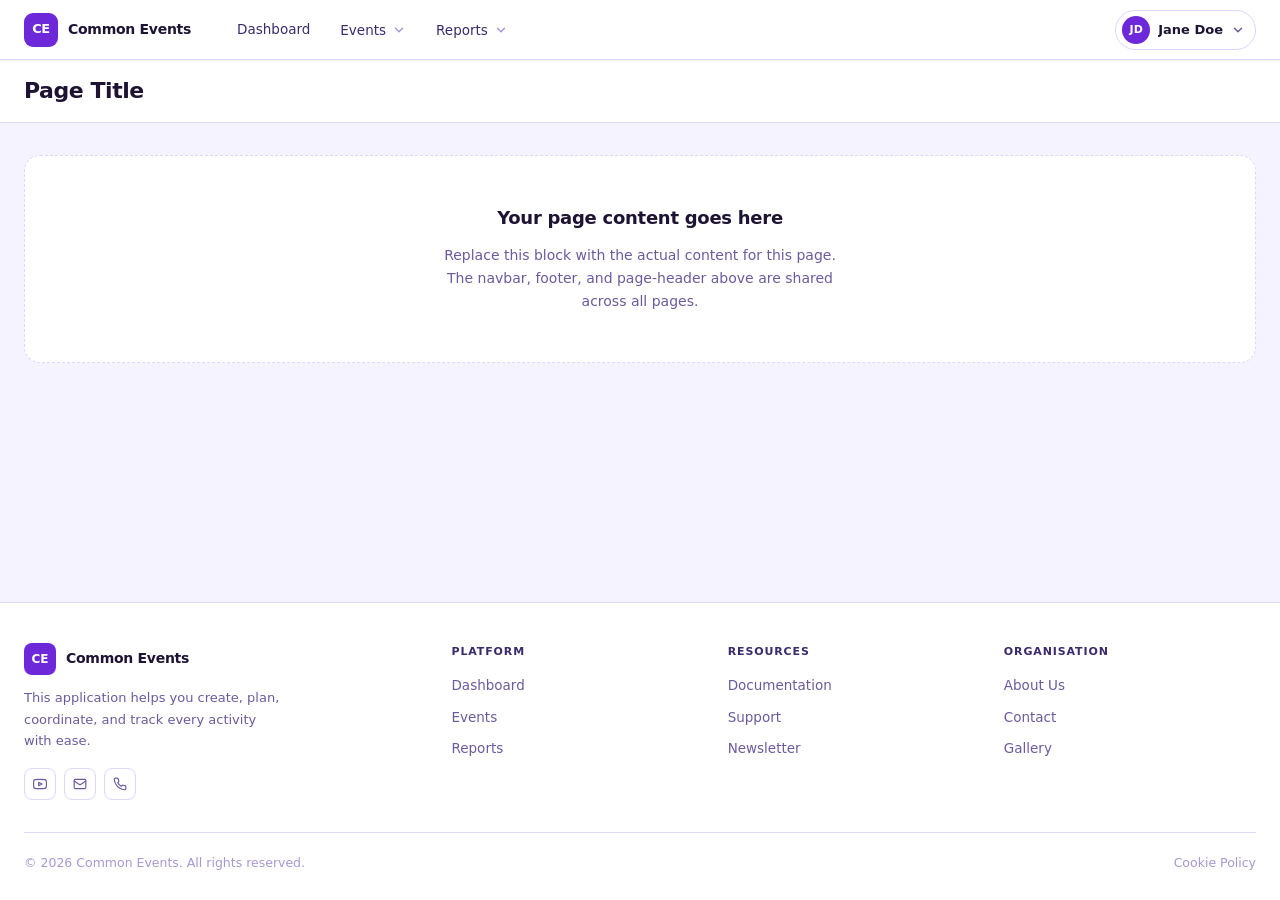
<file: ui-registry/projects/common-events/layout/base-layout.html>
<!DOCTYPE html>
<html lang="en">
<head>
  <meta charset="UTF-8" />
  <meta name="viewport" content="width=device-width, initial-scale=1.0" />
  <title>Dashboard</title>
  <link rel="stylesheet" href="../../../assets/theme.css" />
  <style>
    /* ================================================================
       NAVBAR COMPONENT
       ================================================================ */
    .ui-nav {
      position: sticky;
      top: 0;
      z-index: var(--z-nav);
      width: 100%;
      height: var(--nav-h);
      background: var(--ui-surface);
      border-bottom: 1px solid var(--ui-border);
      box-shadow: var(--sh-xs);
      display: flex;
      align-items: center;
    }
    .ui-nav__inner {
      width: 100%;
      max-width: var(--nav-max-w);
      margin: 0 auto;
      padding: 0 24px;
      display: flex;
      align-items: center;
      height: 100%;
    }
    /* Logo */
    .ui-nav__logo {
      display: flex; align-items: center; gap: 10px;
      text-decoration: none; flex-shrink: 0; margin-right: 32px; outline: none;
    }
    .ui-nav__logo:focus-visible { outline: 2px solid var(--ui-border-focus); outline-offset: 3px; border-radius: var(--r-sm); }
    .ui-nav__logo-mark {
      width: 34px; height: 34px; background: var(--ui-primary); border-radius: 9px;
      display: flex; align-items: center; justify-content: center;
      color: #fff; font-size: 13px; font-weight: 700; letter-spacing: -.03em;
      flex-shrink: 0; transition: background var(--t-base);
    }
    .ui-nav__logo:hover .ui-nav__logo-mark { background: var(--ui-primary-dark); }
    .ui-nav__logo-text { display: flex; flex-direction: column; line-height: 1.2; }
    .ui-nav__logo-name    { font-size: 14px; font-weight: 700; color: var(--ui-text-1); letter-spacing: -.02em; }
    /* Links */
    .ui-nav__links { display:flex; align-items:center; gap:2px; list-style:none; height:100%; flex:1; }
    .ui-nav__item  { position:relative; height:100%; display:flex; align-items:center; }
    .ui-nav__link {
      display: flex; align-items: center; gap: 6px;
      height: 100%; padding: 0 14px;
      font-size: 13.5px; font-weight: 500; color: var(--ui-text-2);
      text-decoration: none; white-space: nowrap;
      border: none; background: none; cursor: pointer;
      font-family: var(--ui-font); outline: none; position: relative;
      transition: color var(--t-base);
    }
    .ui-nav__link::after {
      content: ''; position: absolute; bottom: 0; left: 14px; right: 14px;
      height: 2px; background: var(--ui-primary); border-radius: 2px 2px 0 0;
      transform: scaleX(0); transform-origin: center; transition: transform var(--t-base);
    }
    .ui-nav__link:hover { color: var(--ui-text-1); }
    .ui-nav__link:hover::after { transform: scaleX(0.5); }
    .ui-nav__link.active { color: var(--ui-primary); font-weight: 600; }
    .ui-nav__link.active::after { transform: scaleX(1); }
    .ui-nav__link:focus-visible { outline: 2px solid var(--ui-border-focus); outline-offset: -4px; border-radius: var(--r-sm); }
    .ui-nav__chev { width:14px; height:14px; color:var(--ui-text-4); transition:transform var(--t-base),color var(--t-base); flex-shrink:0; }
    .ui-nav__item--open > .ui-nav__link .ui-nav__chev { transform:rotate(180deg); color:var(--ui-primary); }
    /* Dropdown */
    .ui-nav__dropdown {
      position: absolute; top: calc(100% + 4px); left: 0; min-width: 220px;
      background: var(--ui-surface); border: 1px solid var(--ui-border);
      border-radius: var(--r-lg); box-shadow: var(--sh-lg); padding: 6px;
      display: none; flex-direction: column; z-index: var(--z-dropdown);
      animation: navDropIn 140ms ease;
    }
    @keyframes navDropIn { from{opacity:0;transform:translateY(-6px)} to{opacity:1;transform:translateY(0)} }
    .ui-nav__item--open > .ui-nav__dropdown { display: flex; }
    .ui-nav__drop-group { font-size:10px; font-weight:700; letter-spacing:.08em; text-transform:uppercase; color:var(--ui-text-4); padding:8px 10px 4px; margin-top:2px; }
    .ui-nav__drop-group:first-child { margin-top:0; }
    .ui-nav__drop-div { height:1px; background:var(--ui-border); margin:4px 6px; }
    .ui-nav__drop-item {
      display: flex; align-items: center; gap: 10px; padding: 9px 10px;
      border-radius: var(--r-md); font-size: 13.5px; font-weight: 500;
      color: var(--ui-text-2); text-decoration: none; cursor: pointer;
      transition: background var(--t-fast),color var(--t-fast);
      border: none; background: none; width: 100%; text-align: left;
      font-family: var(--ui-font); outline: none;
    }
    .ui-nav__drop-item:hover  { background:var(--ui-surface-alt); color:var(--ui-text-1); }
    .ui-nav__drop-item.active { background:var(--ui-primary-light); color:var(--ui-primary-dark); font-weight:600; }
    .ui-nav__drop-item:focus-visible { outline:2px solid var(--ui-border-focus); outline-offset:-2px; }
    .ui-nav__drop-icon { width:16px; height:16px; color:var(--ui-text-3); flex-shrink:0; }
    .ui-nav__drop-item:hover .ui-nav__drop-icon,
    .ui-nav__drop-item.active .ui-nav__drop-icon { color:var(--ui-primary); }
    .ui-nav__drop-meta { display:flex; flex-direction:column; gap:1px; }
    .ui-nav__drop-label { font-size:13.5px; font-weight:500; }
    .ui-nav__drop-desc  { font-size:11.5px; color:var(--ui-text-3); }
    /* Actions + Profile */
    .ui-nav__actions { display:flex; align-items:center; gap:6px; margin-left:auto; flex-shrink:0; }
    .ui-nav__profile-btn {
      display: flex; align-items: center; gap: 8px;
      padding: 5px 10px 5px 6px;
      background: none; border: 1.5px solid var(--ui-border); border-radius: var(--r-full);
      cursor: pointer; font-family: var(--ui-font); outline: none;
      transition: border-color var(--t-base),background var(--t-base),box-shadow var(--t-base);
    }
    .ui-nav__profile-btn:hover { border-color:var(--ui-border-mid); background:var(--ui-surface-alt); }
    .ui-nav__profile-btn:focus-visible { box-shadow:var(--sh-focus); border-color:var(--ui-border-focus); }
    .ui-nav__item--open > .ui-nav__profile-btn { border-color:var(--ui-primary); background:var(--ui-primary-light); }
    .ui-nav__avatar {
      width:28px; height:28px; border-radius:50%; background:var(--ui-primary);
      color:#fff; font-size:11px; font-weight:700;
      display:flex; align-items:center; justify-content:center;
      flex-shrink:0; letter-spacing:.02em; overflow:hidden;
    }
    .ui-nav__avatar img { width:100%; height:100%; object-fit:cover; border-radius:50%; }
    .ui-nav__profile-name { font-size:13px; font-weight:600; color:var(--ui-text-1); max-width:120px; overflow:hidden; text-overflow:ellipsis; white-space:nowrap; }
    .ui-nav__profile-chev { width:14px; height:14px; color:var(--ui-text-3); transition:transform var(--t-base); flex-shrink:0; }
    .ui-nav__item--open > .ui-nav__profile-btn .ui-nav__profile-chev { transform:rotate(180deg); }
    .ui-nav__profile-drop { right:0; left:auto; min-width:240px; }
    .ui-nav__profile-card { padding:12px 14px 10px; border-bottom:1px solid var(--ui-border); margin-bottom:4px; }
    .ui-nav__profile-card-name  { font-size:14px; font-weight:700; color:var(--ui-text-1); margin-bottom:2px; }
    .ui-nav__profile-card-email { font-size:12px; color:var(--ui-text-3); word-break:break-all; }
    .ui-nav__profile-card-role  { display:inline-flex; align-items:center; margin-top:7px; padding:2px 8px; font-size:11px; font-weight:600; background:var(--ui-primary-light); color:var(--ui-primary-dark); border-radius:var(--r-full); }
    .ui-nav__drop-item--danger { color:var(--ui-error); }
    .ui-nav__drop-item--danger:hover { background:var(--ui-error-bg); color:var(--ui-error); }
    .ui-nav__drop-item--danger .ui-nav__drop-icon { color:var(--ui-error); opacity:.7; }
    .ui-nav__drop-item--danger:hover .ui-nav__drop-icon { color:var(--ui-error); opacity:1; }
    /* Hamburger */
    .ui-nav__hamburger {
      display: none; align-items: center; justify-content: center;
      width: 38px; height: 38px; background: none;
      border: 1.5px solid var(--ui-border); border-radius: var(--r-md);
      cursor: pointer; color: var(--ui-text-2); margin-left: auto;
      transition: background var(--t-fast),border-color var(--t-fast);
      outline: none; flex-shrink: 0;
    }
    .ui-nav__hamburger:hover { background:var(--ui-surface-alt); border-color:var(--ui-border-mid); }
    .ui-nav__hamburger:focus-visible { box-shadow:var(--sh-focus); }
    .ui-nav__ham-lines { display:flex; flex-direction:column; gap:4px; pointer-events:none; }
    .ui-nav__ham-line  { display:block; width:16px; height:1.5px; background:currentColor; border-radius:2px; transition:transform var(--t-base),opacity var(--t-base); transform-origin:center; }
    .ui-nav__hamburger[aria-expanded="true"] .ui-nav__ham-line:nth-child(1) { transform:translateY(5.5px) rotate(45deg); }
    .ui-nav__hamburger[aria-expanded="true"] .ui-nav__ham-line:nth-child(2) { opacity:0; transform:scaleX(0); }
    .ui-nav__hamburger[aria-expanded="true"] .ui-nav__ham-line:nth-child(3) { transform:translateY(-5.5px) rotate(-45deg); }
    /* Mobile drawer */
    .ui-nav__mobile-panel {
      display: none; position: fixed; top: var(--nav-h); left:0; right:0; bottom:0;
      background: var(--ui-surface); overflow-y: auto; border-top: 1px solid var(--ui-border);
      flex-direction: column; z-index: calc(var(--z-nav) - 1); padding: 12px 16px 32px;
      animation: mobileDrawerIn 200ms ease;
    }
    @keyframes mobileDrawerIn { from{opacity:0;transform:translateY(-8px)} to{opacity:1;transform:translateY(0)} }
    .ui-nav__mobile-panel.open { display:flex; }
    .ui-nav__mob-link {
      display:flex; align-items:center; justify-content:space-between; padding:11px 12px;
      border-radius:var(--r-md); font-size:14px; font-weight:500; color:var(--ui-text-2);
      text-decoration:none; cursor:pointer; transition:background var(--t-fast),color var(--t-fast);
      border:none; background:none; width:100%; font-family:var(--ui-font); text-align:left;
    }
    .ui-nav__mob-link:hover  { background:var(--ui-surface-alt); color:var(--ui-text-1); }
    .ui-nav__mob-link.active { background:var(--ui-primary-light); color:var(--ui-primary-dark); font-weight:600; }
    .ui-nav__mob-chev { width:14px; height:14px; color:var(--ui-text-4); transition:transform var(--t-base); flex-shrink:0; }
    .ui-nav__mob-item--open > .ui-nav__mob-link .ui-nav__mob-chev { transform:rotate(180deg); }
    .ui-nav__mob-sub { display:none; flex-direction:column; padding-left:12px; border-left:2px solid var(--ui-border); margin:2px 0 2px 22px; }
    .ui-nav__mob-item--open > .ui-nav__mob-sub { display:flex; }
    .ui-nav__mob-sub-link { display:flex; align-items:center; gap:8px; padding:8px 12px; border-radius:var(--r-md); font-size:13.5px; font-weight:500; color:var(--ui-text-2); text-decoration:none; transition:background var(--t-fast),color var(--t-fast); }
    .ui-nav__mob-sub-link:hover  { background:var(--ui-surface-alt); color:var(--ui-text-1); }
    .ui-nav__mob-sub-link.active { color:var(--ui-primary-dark); font-weight:600; }
    .ui-nav__mob-divider { height:1px; background:var(--ui-border); margin:8px 0; }
    .ui-nav__mob-profile { display:flex; align-items:center; gap:12px; padding:12px; background:var(--ui-surface-alt); border-radius:var(--r-lg); margin-bottom:8px; }
    .ui-nav__mob-profile-info  { flex:1; min-width:0; }
    .ui-nav__mob-profile-name  { font-size:14px; font-weight:700; color:var(--ui-text-1); }
    .ui-nav__mob-profile-email { font-size:12px; color:var(--ui-text-3); overflow:hidden; text-overflow:ellipsis; white-space:nowrap; }

    /* ================================================================
       FOOTER COMPONENT
       ================================================================ */
    .ui-footer { background:var(--ui-surface); border-top:1px solid var(--ui-border); margin-top:auto; }
    .ui-footer__inner { max-width:var(--footer-max-w); margin:0 auto; padding:40px 24px 28px; }
    .ui-footer__main { display:grid; grid-template-columns:1.6fr repeat(3,1fr); gap:32px 24px; padding-bottom:32px; border-bottom:1px solid var(--ui-border); }
    .ui-footer__brand { display:flex; flex-direction:column; gap:12px; }
    .ui-footer__logo  { display:inline-flex; align-items:center; gap:10px; text-decoration:none; width:fit-content; }
    .ui-footer__logo-mark { width:32px; height:32px; background:var(--ui-primary); border-radius:8px; display:flex; align-items:center; justify-content:center; color:#fff; font-size:12px; font-weight:700; flex-shrink:0; }
    .ui-footer__logo-name { font-size:14px; font-weight:700; color:var(--ui-text-1); letter-spacing:-.02em; }
    .ui-footer__brand-desc { font-size:13px; color:var(--ui-text-3); line-height:1.65; max-width:260px; }
    .ui-footer__social { display:flex; gap:8px; margin-top:4px; }
    .ui-footer__social-btn { width:32px; height:32px; display:flex; align-items:center; justify-content:center; border:1.5px solid var(--ui-border); border-radius:var(--r-md); color:var(--ui-text-3); text-decoration:none; transition:border-color var(--t-base),color var(--t-base),background var(--t-base); outline:none; }
    .ui-footer__social-btn:hover { border-color:var(--ui-primary); color:var(--ui-primary); background:var(--ui-primary-light); }
    .ui-footer__col-title { font-size:11px; font-weight:700; letter-spacing:.08em; text-transform:uppercase; color:var(--ui-text-2); margin-bottom:14px; }
    .ui-footer__links { list-style:none; display:flex; flex-direction:column; gap:8px; }
    .ui-footer__link  { font-size:13.5px; color:var(--ui-text-3); text-decoration:none; transition:color var(--t-base); }
    .ui-footer__link:hover { color:var(--ui-primary); }
    .ui-footer__bottom { display:flex; align-items:center; justify-content:space-between; padding-top:20px; gap:16px; flex-wrap:wrap; }
    .ui-footer__copy   { font-size:12.5px; color:var(--ui-text-4); }
    .ui-footer__bottom-links { display:flex; align-items:center; gap:20px; flex-wrap:wrap; }
    .ui-footer__bottom-link  { font-size:12.5px; color:var(--ui-text-4); text-decoration:none; transition:color var(--t-base); }
    .ui-footer__bottom-link:hover { color:var(--ui-text-2); }

    /* ================================================================
       PAGE SHELL  (project-specific layout wrapper)
       ================================================================ */
    .page-shell {
      flex: 1;
      display: flex;
      flex-direction: column;
    }

    /* Page header / breadcrumb bar */
    .page-header {
      background: var(--ui-surface);
      border-bottom: 1px solid var(--ui-border);
      padding: 18px 24px;
    }
    .page-header__inner {
      max-width: var(--page-max-w);
      margin: 0 auto;
      display: flex;
      align-items: center;
      justify-content: space-between;
      gap: 16px;
      flex-wrap: wrap;
    }
    .page-header__left { display:flex; flex-direction:column; gap:4px; }
    .page-title {
      font-size: 22px;
      font-weight: 700;
      color: var(--ui-text-1);
      letter-spacing: -.02em;
      line-height: 1.2;
    }
    /* Main content area */
    .page-body {
      flex: 1;
      max-width: var(--page-max-w);
      width: 100%;
      margin: 0 auto;
      padding: 32px 24px;
    }

    /* Demo content card (remove in real pages) */
    .demo-zone {
      background: var(--ui-surface);
      border: 1.5px dashed var(--ui-border);
      border-radius: var(--r-xl);
      padding: 48px 32px;
      text-align: center;
      display: flex;
      flex-direction: column;
      align-items: center;
      gap: 12px;
    }
    .demo-zone__title { font-size: 18px; font-weight: 700; color: var(--ui-text-1); letter-spacing: -.015em; }
    .demo-zone__desc  { font-size: 14px; color: var(--ui-text-3); max-width: 420px; line-height: 1.65; }

    /* ================================================================
       RESPONSIVE
       ================================================================ */
    @media (max-width:768px) {
      .ui-nav__links, .ui-nav__actions { display:none; }
      .ui-nav__hamburger { display:flex; }
      .page-body { padding:20px 16px; }
      .page-header { padding:14px 16px; }
    }
    @media (max-width:900px) {
      .ui-footer__main { grid-template-columns:1fr 1fr; }
      .ui-footer__brand { grid-column:1/-1; }
    }
    @media (max-width:520px) {
      .ui-footer__inner { padding:32px 16px 20px; }
      .ui-footer__main  { grid-template-columns:1fr; gap:24px; }
      .ui-footer__brand { grid-column:auto; }
      .ui-footer__brand-desc { max-width:100%; }
      .ui-footer__bottom { flex-direction:column; align-items:flex-start; gap:10px; }
      .ui-nav__inner { padding:0 16px; }
      .page-title { font-size:18px; }
    }
  </style>
</head>
<body>

<!-- ══════════════════════════════════════════════════════════════
     NAVBAR
══════════════════════════════════════════════════════════════ -->
<nav class="ui-nav" data-nav aria-label="Main navigation">
  <div class="ui-nav__inner">

    <!-- Logo -->
    <a class="ui-nav__logo" href="#" aria-label="Common Events home">
      <span class="ui-nav__logo-mark" aria-hidden="true">CE</span>
      <span class="ui-nav__logo-text">
        <span class="ui-nav__logo-name">Common Events</span>
      </span>
    </a>

    <!-- Desktop nav links -->
    <ul class="ui-nav__links" role="list">

      <!-- Dashboard (direct) -->
      <li class="ui-nav__item">
        <a class="ui-nav__link" href="#" data-page="#">
          Dashboard
        </a>
      </li>

      <!-- Events (dropdown) -->
      <li class="ui-nav__item">
        <button class="ui-nav__link" data-nav-toggle
                aria-haspopup="true" aria-expanded="false"
                aria-controls="nav-drop-events">
          Events
          <svg class="ui-nav__chev" viewBox="0 0 24 24" fill="none" stroke="currentColor" stroke-width="2.5" stroke-linecap="round" stroke-linejoin="round" aria-hidden="true"><polyline points="6 9 12 15 18 9"/></svg>
        </button>
        <div class="ui-nav__dropdown" id="nav-drop-events" data-nav-dropdown role="menu">
          <span class="ui-nav__drop-group">Manage</span>
          <a class="ui-nav__drop-item" href="#" data-page="events.html" role="menuitem">
            <svg class="ui-nav__drop-icon" viewBox="0 0 24 24" fill="none" stroke="currentColor" stroke-width="2" stroke-linecap="round" stroke-linejoin="round" aria-hidden="true"><rect x="3" y="4" width="18" height="18" rx="2" ry="2"/><line x1="16" y1="2" x2="16" y2="6"/><line x1="8" y1="2" x2="8" y2="6"/><line x1="3" y1="10" x2="21" y2="10"/></svg>
            <span class="ui-nav__drop-meta">
              <span class="ui-nav__drop-label">All Events</span>
              <span class="ui-nav__drop-desc">Browse and manage events</span>
            </span>
          </a>
          <a class="ui-nav__drop-item" href="#" data-page="events-new.html" role="menuitem">
            <svg class="ui-nav__drop-icon" viewBox="0 0 24 24" fill="none" stroke="currentColor" stroke-width="2" stroke-linecap="round" stroke-linejoin="round" aria-hidden="true"><circle cx="12" cy="12" r="10"/><line x1="12" y1="8" x2="12" y2="16"/><line x1="8" y1="12" x2="16" y2="12"/></svg>
            <span class="ui-nav__drop-meta">
              <span class="ui-nav__drop-label">Create Event</span>
              <span class="ui-nav__drop-desc">Plan a new event</span>
            </span>
          </a>
          <div class="ui-nav__drop-div"></div>
          <span class="ui-nav__drop-group">Track</span>
          <a class="ui-nav__drop-item" href="#" data-page="registrations.html" role="menuitem">
            <svg class="ui-nav__drop-icon" viewBox="0 0 24 24" fill="none" stroke="currentColor" stroke-width="2" stroke-linecap="round" stroke-linejoin="round" aria-hidden="true"><path d="M17 21v-2a4 4 0 0 0-4-4H5a4 4 0 0 0-4 4v2"/><circle cx="9" cy="7" r="4"/><path d="M23 21v-2a4 4 0 0 0-3-3.87"/><path d="M16 3.13a4 4 0 0 1 0 7.75"/></svg>
            <span class="ui-nav__drop-meta">
              <span class="ui-nav__drop-label">Registrations</span>
              <span class="ui-nav__drop-desc">View participant sign-ups</span>
            </span>
          </a>
          <a class="ui-nav__drop-item" href="#" data-page="attendance.html" role="menuitem">
            <svg class="ui-nav__drop-icon" viewBox="0 0 24 24" fill="none" stroke="currentColor" stroke-width="2" stroke-linecap="round" stroke-linejoin="round" aria-hidden="true"><polyline points="9 11 12 14 22 4"/><path d="M21 12v7a2 2 0 0 1-2 2H5a2 2 0 0 1-2-2V5a2 2 0 0 1 2-2h11"/></svg>
            <span class="ui-nav__drop-meta">
              <span class="ui-nav__drop-label">Attendance</span>
              <span class="ui-nav__drop-desc">Mark and review attendance</span>
            </span>
          </a>
        </div>
      </li>

      <!-- Reports (dropdown) -->
      <li class="ui-nav__item">
        <button class="ui-nav__link" data-nav-toggle
                aria-haspopup="true" aria-expanded="false"
                aria-controls="nav-drop-reports">
          Reports
          <svg class="ui-nav__chev" viewBox="0 0 24 24" fill="none" stroke="currentColor" stroke-width="2.5" stroke-linecap="round" stroke-linejoin="round" aria-hidden="true"><polyline points="6 9 12 15 18 9"/></svg>
        </button>
        <div class="ui-nav__dropdown" id="nav-drop-reports" data-nav-dropdown role="menu">
          <a class="ui-nav__drop-item" href="#" data-page="reports-summary.html" role="menuitem">
            <svg class="ui-nav__drop-icon" viewBox="0 0 24 24" fill="none" stroke="currentColor" stroke-width="2" stroke-linecap="round" stroke-linejoin="round" aria-hidden="true"><line x1="18" y1="20" x2="18" y2="10"/><line x1="12" y1="20" x2="12" y2="4"/><line x1="6" y1="20" x2="6" y2="14"/></svg>
            <span class="ui-nav__drop-meta">
              <span class="ui-nav__drop-label">Summary Report</span>
              <span class="ui-nav__drop-desc">Key metrics at a glance</span>
            </span>
          </a>
          <a class="ui-nav__drop-item" href="#" data-page="reports-export.html" role="menuitem">
            <svg class="ui-nav__drop-icon" viewBox="0 0 24 24" fill="none" stroke="currentColor" stroke-width="2" stroke-linecap="round" stroke-linejoin="round" aria-hidden="true"><path d="M21 15v4a2 2 0 0 1-2 2H5a2 2 0 0 1-2-2v-4"/><polyline points="7 10 12 15 17 10"/><line x1="12" y1="15" x2="12" y2="3"/></svg>
            <span class="ui-nav__drop-meta">
              <span class="ui-nav__drop-label">Export Data</span>
              <span class="ui-nav__drop-desc">Download CSV or PDF</span>
            </span>
          </a>
        </div>
      </li>
    </ul>

    <!-- Right: Profile -->
    <div class="ui-nav__actions">
      <div class="ui-nav__item">
        <button class="ui-nav__profile-btn" data-nav-toggle
                aria-haspopup="true" aria-expanded="false"
                aria-controls="nav-profile-drop"
                aria-label="User menu">
          <span class="ui-nav__avatar" data-nav-initials aria-hidden="true">JD</span>
          <span class="ui-nav__profile-name" data-nav-username>Jane Doe</span>
          <svg class="ui-nav__profile-chev" viewBox="0 0 24 24" fill="none" stroke="currentColor" stroke-width="2.5" stroke-linecap="round" stroke-linejoin="round" aria-hidden="true"><polyline points="6 9 12 15 18 9"/></svg>
        </button>

        <div class="ui-nav__dropdown ui-nav__profile-drop"
             id="nav-profile-drop" data-nav-dropdown role="menu">
          <div class="ui-nav__profile-card">
            <div class="ui-nav__profile-card-name"  data-nav-username>Jane Doe</div>
            <div class="ui-nav__profile-card-email" data-nav-email>jane@commonevents.org</div>
            <span class="ui-nav__profile-card-role" data-nav-role>Event Coordinator</span>
          </div>
          <a class="ui-nav__drop-item" href="#" role="menuitem">
            <svg class="ui-nav__drop-icon" viewBox="0 0 24 24" fill="none" stroke="currentColor" stroke-width="2" stroke-linecap="round" stroke-linejoin="round" aria-hidden="true"><path d="M20 21v-2a4 4 0 0 0-4-4H8a4 4 0 0 0-4 4v2"/><circle cx="12" cy="7" r="4"/></svg>
            My Profile
          </a>
          <div class="ui-nav__drop-div"></div>
          <button class="ui-nav__drop-item ui-nav__drop-item--danger" data-nav-logout role="menuitem">
            <svg class="ui-nav__drop-icon " viewBox="0 0 24 24" fill="none" stroke="currentColor" stroke-width="2" stroke-linecap="round" stroke-linejoin="round" aria-hidden="true"><path d="M9 21H5a2 2 0 0 1-2-2V5a2 2 0 0 1 2-2h4"/><polyline points="16 17 21 12 16 7"/><line x1="21" y1="12" x2="9" y2="12"/></svg>
            Sign Out
          </button>
        </div>
      </div>
    </div>

    <!-- Mobile hamburger -->
    <button class="ui-nav__hamburger" data-nav-hamburger
            aria-label="Open navigation menu" aria-expanded="false"
            aria-controls="nav-mobile-panel">
      <span class="ui-nav__ham-lines" aria-hidden="true">
        <span class="ui-nav__ham-line"></span>
        <span class="ui-nav__ham-line"></span>
        <span class="ui-nav__ham-line"></span>
      </span>
    </button>

  </div>
</nav>

<!-- Mobile drawer -->
<div class="ui-nav__mobile-panel" id="nav-mobile-panel" data-nav-mobile
     role="dialog" aria-label="Navigation menu" aria-modal="false">

  <div class="ui-nav__mob-profile">
    <div class="ui-nav__avatar" data-nav-initials aria-hidden="true" style="width:40px;height:40px;font-size:13px">JD</div>
    <div class="ui-nav__mob-profile-info">
      <div class="ui-nav__mob-profile-name"  data-nav-username>Jane Doe</div>
      <div class="ui-nav__mob-profile-email" data-nav-email>jane@commonevents.org</div>
    </div>
  </div>

  <div class="ui-nav__mob-divider"></div>

  <a class="ui-nav__mob-link" href="#"  data-page="dashboard.html">Dashboard</a>

  <div class="ui-nav__mob-item">
    <button class="ui-nav__mob-link" data-mob-toggle aria-expanded="false">
      Events
      <svg class="ui-nav__mob-chev" viewBox="0 0 24 24" fill="none" stroke="currentColor" stroke-width="2.5" stroke-linecap="round" stroke-linejoin="round" aria-hidden="true"><polyline points="6 9 12 15 18 9"/></svg>
    </button>
    <div class="ui-nav__mob-sub">
      <a class="ui-nav__mob-sub-link" href="#">All Events</a>
      <a class="ui-nav__mob-sub-link" href="#">Create Event</a>
      <a class="ui-nav__mob-sub-link" href="#">Registrations</a>
      <a class="ui-nav__mob-sub-link" href="#">Attendance</a>
    </div>
  </div>


  <div class="ui-nav__mob-item">
    <button class="ui-nav__mob-link" data-mob-toggle aria-expanded="false">
      Reports
      <svg class="ui-nav__mob-chev" viewBox="0 0 24 24" fill="none" stroke="currentColor" stroke-width="2.5" stroke-linecap="round" stroke-linejoin="round" aria-hidden="true"><polyline points="6 9 12 15 18 9"/></svg>
    </button>
    <div class="ui-nav__mob-sub">
      <a class="ui-nav__mob-sub-link" href="#">Summary Report</a>
      <a class="ui-nav__mob-sub-link" href="#">Export Data</a>
    </div>
  </div>


  <div class="ui-nav__mob-divider"></div>

  <a class="ui-nav__mob-link" href="#">My Profile</a>
  <button class="ui-nav__mob-link" style="color:var(--ui-error);text-align:left" data-nav-logout>Sign Out</button>

</div>

<!-- ══════════════════════════════════════════════════════════════
     PAGE SHELL
══════════════════════════════════════════════════════════════ -->
<div class="page-shell">

  <!-- Page header -->
  <header class="page-header">
    <div class="page-header__inner">
      <div class="page-header__left">
        <!-- UPDATE THIS per page -->
        <h1 class="page-title">Page Title</h1>
      </div>
    </div>
  </header>

  <!-- ══════════════════════════════════════════
       PAGE CONTENT START
       Replace everything between these comments
       with your actual page content.
  ══════════════════════════════════════════ -->
  <main class="page-body" id="main-content">

    <div class="demo-zone">
      <h2 class="demo-zone__title">Your page content goes here</h2>
      <p class="demo-zone__desc">
        Replace this block with the actual content for this page.
        The navbar, footer, and page-header above are shared across all pages.
      </p>
    </div>

  </main>
  <!-- ══════════════════════════════════════════
       PAGE CONTENT END
  ══════════════════════════════════════════ -->

</div><!-- /.page-shell -->

<!-- ══════════════════════════════════════════════════════════════
     FOOTER
══════════════════════════════════════════════════════════════ -->
<footer class="ui-footer" data-footer role="contentinfo">
  <div class="ui-footer__inner">

    <div class="ui-footer__main">

      <!-- Brand -->
      <div class="ui-footer__brand">
        <a class="ui-footer__logo" href="../../index.html" aria-label="Common Events home">
          <span class="ui-footer__logo-mark" aria-hidden="true">CE</span>
          <span class="ui-footer__logo-name">Common Events</span>
        </a>
        <p class="ui-footer__brand-desc">
          This application helps you create, plan, coordinate, and track every activity with ease.
        </p>
        <div class="ui-footer__social" aria-label="Social links">
          <a class="ui-footer__social-btn" href="https://youtube.com/@commonevents" aria-label="YouTube" rel="noopener" target="_blank">
            <svg width="14" height="14" viewBox="0 0 24 24" fill="none" stroke="currentColor" stroke-width="2" stroke-linecap="round" stroke-linejoin="round" aria-hidden="true"><path d="M22.54 6.42a2.78 2.78 0 0 0-1.95-1.96C18.88 4 12 4 12 4s-6.88 0-8.59.46A2.78 2.78 0 0 0 1.46 6.42 29 29 0 0 0 1 12a29 29 0 0 0 .46 5.58 2.78 2.78 0 0 0 1.95 1.96C5.12 20 12 20 12 20s6.88 0 8.59-.46a2.78 2.78 0 0 0 1.95-1.96A29 29 0 0 0 23 12a29 29 0 0 0-.46-5.58z"/><polygon points="9.75 15.02 15.5 12 9.75 8.98 9.75 15.02"/></svg>
          </a>
          <a class="ui-footer__social-btn" href="mailto:hello@commonevents.org" aria-label="Email us">
            <svg width="14" height="14" viewBox="0 0 24 24" fill="none" stroke="currentColor" stroke-width="2" stroke-linecap="round" stroke-linejoin="round" aria-hidden="true"><rect x="2" y="4" width="20" height="16" rx="2"/><path d="m22 7-8.97 5.7a1.94 1.94 0 0 1-2.06 0L2 7"/></svg>
          </a>
          <a class="ui-footer__social-btn" href="tel:+911234567890" aria-label="Call us">
            <svg width="14" height="14" viewBox="0 0 24 24" fill="none" stroke="currentColor" stroke-width="2" stroke-linecap="round" stroke-linejoin="round" aria-hidden="true"><path d="M22 16.92v3a2 2 0 0 1-2.18 2 19.79 19.79 0 0 1-8.63-3.07 19.5 19.5 0 0 1-6-6 19.79 19.79 0 0 1-3.07-8.67A2 2 0 0 1 4.11 2h3a2 2 0 0 1 2 1.72 12.84 12.84 0 0 0 .7 2.81 2 2 0 0 1-.45 2.11L8.09 9.91a16 16 0 0 0 6 6l1.27-1.27a2 2 0 0 1 2.11-.45 12.84 12.84 0 0 0 2.81.7A2 2 0 0 1 22 16.92z"/></svg>
          </a>
        </div>
      </div>

      <!-- Platform links -->
      <div class="ui-footer__col">
        <h3 class="ui-footer__col-title">Platform</h3>
        <ul class="ui-footer__links">
          <li><a class="ui-footer__link" href="#">Dashboard</a></li>
          <li><a class="ui-footer__link" href="#">Events</a></li>
          <li><a class="ui-footer__link" href="#">Reports</a></li>
        </ul>
      </div>

      <!-- Resources -->
      <div class="ui-footer__col">
        <h3 class="ui-footer__col-title">Resources</h3>
        <ul class="ui-footer__links">
          <li><a class="ui-footer__link" href="#">Documentation</a></li>
          <li><a class="ui-footer__link" href="#">Support</a></li>
          <li><a class="ui-footer__link" href="#">Newsletter</a></li>
        </ul>
      </div>

      <!-- Organisation -->
      <div class="ui-footer__col">
        <h3 class="ui-footer__col-title">Organisation</h3>
        <ul class="ui-footer__links">
          <li><a class="ui-footer__link" href="#">About Us</a></li>
          <li><a class="ui-footer__link" href="#">Contact</a></li>
          <li><a class="ui-footer__link" href="#">Gallery</a></li>
        </ul>
      </div>

    </div><!-- /.ui-footer__main -->

    <div class="ui-footer__bottom">
      <p class="ui-footer__copy">
        &copy; <span data-footer-year></span> Common Events. All rights reserved.
      </p>
      <nav class="ui-footer__bottom-links" aria-label="Legal">
        <a class="ui-footer__bottom-link" href="#">Cookie Policy</a>
      </nav>
    </div>

  </div>
</footer>

<!-- ══════════════════════════════════════════════════════════════
     SCRIPTS
══════════════════════════════════════════════════════════════ -->
<script src="../../../components/navbar/navbar.js"></script>
<script src="../../../components/footer/footer.js"></script>
<script>
/* ════════════════════════════════════════════════════════════════
   PAGE-SPECIFIC LOGIC
   ════════════════════════════════════════════════════════════════
   Copy this block into each page and update accordingly.        */
(function () {
  const nav = document.querySelector('[data-nav]');
  if (!nav) return;

  // Inject the logged-in user's data.
  UINavbar.setUser(nav, {
    name:     'Jane Doe',
    email:    'jane@commonevents.org',
    role:     'Event Coordinator',
    // initials: 'JD',      // auto-derived from name if omitted
    // avatarUrl: 'path/to/photo.jpg'  // leave empty to show initials
  });

  // Wire up the logout button.
  UINavbar.onLogout(nav, function () {
    // Replace with your real logout / redirect logic:
    // fetch('/api/logout', { method: 'POST' }).then(() => location.href = 'login.html');
    setTimeout(() => location.href = '../pages/login/login.html', 500);
  });
})();
</script>

</body>
</html>
</file>
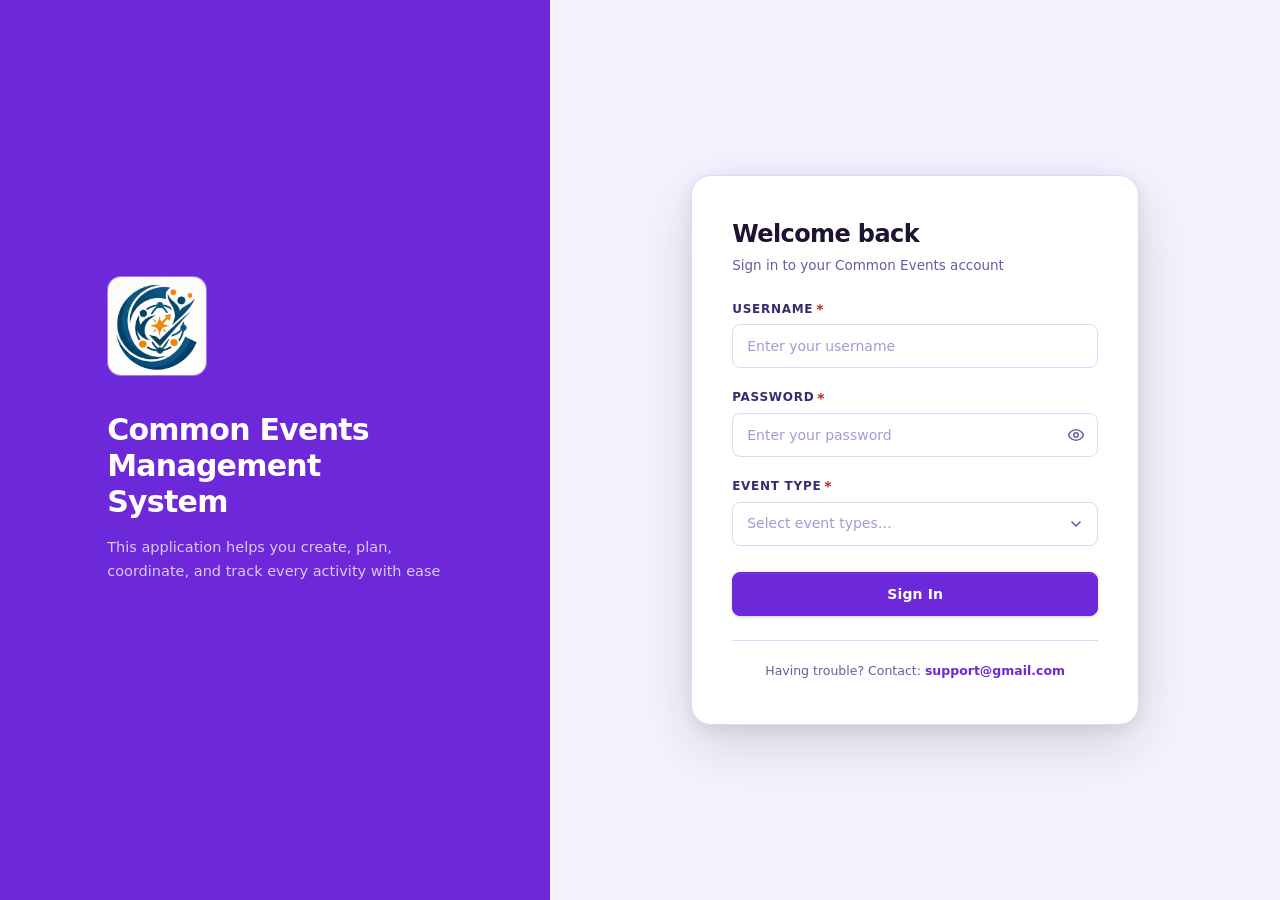
<file: ui-registry/projects/common-events/pages/login/login.html>
<!DOCTYPE html>
<html lang="en">
<head>
  <meta charset="UTF-8" />
  <meta name="viewport" content="width=device-width, initial-scale=1.0" />
  <title>Sign In — Common Events</title>
  <link rel="stylesheet" href="../../../../assets/theme.css" />
  <style>
    /* ----------------------------------------------------------------
       Theme variables and global styles (colors, typography, spacing, etc.)
       ---------------------------------------------------------------- */
    /* :root {
      --ui-primary:        #1a6b4a;
      --ui-primary-dark:   #134f38;
      --ui-primary-mid:    #1d7a55;
      --ui-primary-light:  #e8f5ef;
      --ui-primary-glow:   rgba(26,107,74,.18);
      --ui-white:          #fff;
      --ui-bg:             #f1f4f2;
      --ui-surface:        #fff;
      --ui-surface-alt:    #f7faf8;
      --ui-border:         #d0dbd6;
      --ui-border-mid:     #b8cdc5;
      --ui-border-focus:   #1a6b4a;
      --ui-text-1:         #19251f;
      --ui-text-2:         #385048;
      --ui-text-3:         #66877a;
      --ui-text-4:         #9ab5aa;
      --ui-error:          #c0281d;
      --ui-error-bg:       #fef2f1;
      --ui-error-border:   #f0b4b0;
      --ui-error-glow:     rgba(192,40,29,.15);
      --ui-warning:        #b86d06;
      --ui-warning-bg:     #fef7ea;
      --ui-warning-border: #f0cf84;
      --ui-success:        #1a6b4a;
      --ui-success-bg:     #e8f5ef;
      --ui-success-border: #96cdb2;
      --ui-info:           #1358a0;
      --ui-info-bg:        #e7eefb;
      --ui-info-border:    #97bce6;
      --ui-font: -apple-system,BlinkMacSystemFont,'Segoe UI',system-ui,'Helvetica Neue',Arial,sans-serif;
      --r-sm:4px; --r-md:8px; --r-lg:12px; --r-xl:16px; --r-full:9999px;
      --sh-focus: 0 0 0 3px var(--ui-primary-glow);
      --sh-lg:    0 8px 30px rgba(15,30,22,.12),0 2px 8px rgba(15,30,22,.06);
      --sh-xl:    0 20px 60px rgba(15,30,22,.15),0 4px 16px rgba(15,30,22,.08);
      --t-fast: 100ms ease; --t-base: 180ms ease;
      --z-dropdown: 100;
    }
    *,*::before,*::after{box-sizing:border-box;margin:0;padding:0}
    html{-webkit-font-smoothing:antialiased;text-rendering:optimizeLegibility}
    body{font-family:var(--ui-font);font-size:15px;color:var(--ui-text-1);background:var(--ui-bg);line-height:1.55} */

    /* ----------------------------------------------------------------
       Login page layout (project-specific styles)
       ---------------------------------------------------------------- */
    .login-layout {
      display: flex;
      min-height: 100vh;
      min-height: 100dvh;
    }

    /* ---- Brand panel ---- */
    .login-brand {
      flex: 0 0 43%;
      position: relative;
      overflow: hidden;
      background: var(--ui-primary);
      display: flex;
      align-items: center;
      justify-content: center;
    }

    .login-brand__inner {
      position: relative;
      z-index: 1;
      padding: 64px 52px;
      max-width: 440px;
      color: #fff;
    }

    .brand-logo {
      display: inline-flex;
      align-items: center;
      justify-content: center;
      width: 100px; height: 100px;
      background: rgba(255,255,255,.14);
      border: 1.5px solid rgba(255,255,255,.28);
      border-radius: 14px;
      font-size: 18px;
      font-weight: 700;
      letter-spacing: -.03em;
      margin-bottom: 36px;
      overflow: hidden;
    }

    .brand-logo img { 
      width: 100%;
      height: 100%;
      object-fit: cover;
    }

    .brand-headline {
      font-size: 30px;
      font-weight: 700;
      line-height: 1.2;
      letter-spacing: -.025em;
      margin-bottom: 16px;
    }
    .brand-headline em { font-style: italic; font-weight: 300; opacity: .9; }

    .brand-sub {
      font-size: 14.5px;
      font-weight: 300;
      line-height: 1.65;
      opacity: .75;
      margin-bottom: 40px;
    }

    .brand-features { list-style: none; display: flex; flex-direction: column; gap: 12px; }
    .brand-features li {
      display: flex;
      align-items: center;
      gap: 10px;
      font-size: 13.5px;
      font-weight: 500;
      opacity: .82;
    }

    /* ---- Main panel ---- */
    .login-main {
      flex: 1;
      display: flex;
      align-items: center;
      justify-content: center;
      padding: 40px 24px;
      background: var(--ui-bg);
      overflow-y: auto;
    }

    /* ---- Card ---- */
    .login-card {
      width: 100%;
      max-width: 448px;
      background: var(--ui-surface);
      border: 1px solid var(--ui-border);
      border-radius: 20px;
      padding: 44px 40px;
      box-shadow: var(--sh-xl);
    }

    .login-card__mobile-logo { display: none; }

    .login-card__header { margin-bottom: 24px; display: flex; flex-direction: row; gap: 10px; }
    .login-card__title  { font-size: 24px; font-weight: 700; color: var(--ui-text-1); letter-spacing: -.025em; line-height: 1.2; margin-bottom: 6px; }
    .login-card__sub    { font-size: 13.5px; color: var(--ui-text-3); }

    /* Alerts area */
    .login-alerts          { display: flex; flex-direction: column; gap: 8px; }
    .login-alerts:empty    { margin-bottom: 0; }

    /* Form */
    .login-form            { display: flex; flex-direction: column; gap: 20px; }
    .login-form__submit    { margin-top: 6px; }

    /* Footer */
    .login-card__footer {
      margin-top: 24px;
      padding-top: 20px;
      border-top: 1px solid var(--ui-border);
      text-align: center;
      font-size: 12.5px;
      color: var(--ui-text-3);
    }
    .login-card__footer a  { color: var(--ui-primary); text-decoration: none; font-weight: 600; }
    .login-card__footer a:hover { text-decoration: underline; text-underline-offset: 2px; }

    /* ---- Responsive ---- */
    @media (max-width: 860px) {
      .login-brand { display: none; }
      .login-card__mobile-logo { display: block; }
    }
    @media (max-width: 480px) {
      .login-main { padding: 24px 16px; align-items: flex-start; padding-top: 40px; }
      .login-card { padding: 28px 22px; border-radius: 14px; }
    }
  </style>

  <link rel="stylesheet" href="../../../../components/alert/alert.css" />
  <link rel="stylesheet" href="../../../../components/button/button.css" />
  <link rel="stylesheet" href="../../../../components/password-input/password-input.css" />
  <link rel="stylesheet" href="../../../../components/textbox/textbox.css" />
  <link rel="stylesheet" href="../../../../components/multiselect-dropdown/multiselect-dropdown.css" />
  
  <script src="../../../../components/alert/alert.js"></script>
  <script src="../../../../components/button/button.js"></script>
  <script src="../../../../components/password-input/password-input.js"></script>
  <script src="../../../../components/textbox/textbox.js"></script>
  <script src="../../../../components/multiselect-dropdown/multiselect-dropdown.js"></script>
</head>
<body>

<div class="login-layout">

  <!-- ── Brand Panel (Common Events content) ── -->
  <aside class="login-brand" aria-hidden="true">
    <div class="login-brand__inner">
      <div class="brand-logo"><img src="../../assets/images/common-events-logo.png" alt="Common Events Logo"></div>
      <h1 class="brand-headline">Common Events Management System</h1>
      <p class="brand-sub">This application helps you create, plan, coordinate, and track every activity with ease</p>
    </div>
  </aside>

  <!-- ── Form Panel ── -->
  <main class="login-main">
    <div class="login-card">


      <header class="login-card__header">
        <div class="login-card__mobile-logo" aria-hidden="true">
          <div class="brand-logo" style="width:60px;height:60px;font-size:14px;border-radius:10px;margin:0"><img src="../../assets/images/common-events-logo.png" alt="Common Events Logo"></div>
        </div>
        <div>
          <h2 class="login-card__title">Welcome back</h2>
          <p class="login-card__sub">Sign in to your Common Events account</p>
        </div>
      </header>

      <!-- Alert container -->
      <div class="login-alerts" id="loginAlerts" aria-live="assertive"></div>

      <form class="login-form" id="loginForm" novalidate>

        <!-- Username -->
        <div class="ui-field" data-field id="usernameField">
          <label class="ui-field__label" for="username">
            Username <span class="ui-field__req" aria-hidden="true">*</span>
          </label>
          <div class="ui-field__ctrl">
            <input class="ui-field__input" type="text" id="username" name="username"
                   placeholder="Enter your username" autocomplete="username"
                   spellcheck="false" aria-required="true" aria-describedby="username-err" />
          </div>
          <span class="ui-field__err" id="username-err" role="alert" aria-live="polite"></span>
        </div>

        <!-- Password -->
        <div class="ui-field ui-field--pw" data-field data-pw-field id="passwordField">
          <label class="ui-field__label" for="password">
            Password <span class="ui-field__req" aria-hidden="true">*</span>
          </label>
          <div class="ui-field__ctrl">
            <input class="ui-field__input" type="password" id="password" name="password"
                   placeholder="Enter your password" autocomplete="current-password"
                   aria-required="true" aria-describedby="password-err" />
            <button type="button" class="ui-pw-btn" aria-label="Show password" data-pw-toggle>
              <svg class="ui-pw-icon ui-pw-icon--on" width="18" height="18" viewBox="0 0 24 24"
                   fill="none" stroke="currentColor" stroke-width="2" stroke-linecap="round" stroke-linejoin="round" aria-hidden="true">
                <path d="M2 12s3-7 10-7 10 7 10 7-3 7-10 7-10-7-10-7Z"/><circle cx="12" cy="12" r="3"/>
              </svg>
              <svg class="ui-pw-icon ui-pw-icon--off" width="18" height="18" viewBox="0 0 24 24"
                   fill="none" stroke="currentColor" stroke-width="2" stroke-linecap="round" stroke-linejoin="round" aria-hidden="true">
                <path d="M9.88 9.88a3 3 0 1 0 4.24 4.24"/>
                <path d="M10.73 5.08A10.43 10.43 0 0 1 12 5c7 0 10 7 10 7a13.16 13.16 0 0 1-1.67 2.68"/>
                <path d="M6.61 6.61A13.526 13.526 0 0 0 2 12s3 7 10 7a9.74 9.74 0 0 0 5.39-1.61"/>
                <line x1="2" x2="22" y1="2" y2="22"/>
              </svg>
            </button>
          </div>
          <span class="ui-field__err" id="password-err" role="alert" aria-live="polite"></span>
        </div>

        <!-- Event Type Multiselect (Common Events specific) -->
        <div class="ui-field ui-field--ms" data-field data-ms-field id="eventTypeField">
          <label class="ui-field__label" id="event-type-lbl">
            Event Type <span class="ui-field__req" aria-hidden="true">*</span>
          </label>
          <div class="ui-ms-trigger" role="combobox" tabindex="0"
               aria-haspopup="listbox" aria-expanded="false"
               aria-labelledby="event-type-lbl" aria-controls="event-type-lb"
               aria-required="true" data-ms-trigger>
            <span class="ui-ms-ph" data-ms-ph>Select event types…</span>
            <span class="ui-ms-tags" data-ms-tags></span>
            <span class="ui-ms-chev" aria-hidden="true">
              <svg width="16" height="16" viewBox="0 0 24 24" fill="none" stroke="currentColor" stroke-width="2.5" stroke-linecap="round" stroke-linejoin="round">
                <polyline points="6 9 12 15 18 9"/>
              </svg>
            </span>
          </div>
          <div class="ui-ms-panel" role="listbox" id="event-type-lb"
               aria-multiselectable="true" aria-labelledby="event-type-lbl" data-ms-panel>
            <div class="ui-ms-srch-wrap">
              <svg width="14" height="14" viewBox="0 0 24 24" fill="none" stroke="currentColor" stroke-width="2.5" stroke-linecap="round" stroke-linejoin="round" aria-hidden="true">
                <circle cx="11" cy="11" r="8"/><line x1="21" y1="21" x2="16.65" y2="16.65"/>
              </svg>
              <input class="ui-ms-srch" type="text" placeholder="Search event types…"
                     aria-label="Search event types" data-ms-srch />
            </div>
            <ul class="ui-ms-list" data-ms-list>
              <li class="ui-ms-opt" role="option" aria-selected="false" data-ms-opt data-ms-val="dam-clean-up">
                <span class="ui-ms-chk" aria-hidden="true"></span><span class="ui-ms-lbl">Dam Clean-up</span>
              </li>
              <li class="ui-ms-opt" role="option" aria-selected="false" data-ms-opt data-ms-val="business-guidance">
                <span class="ui-ms-chk" aria-hidden="true"></span><span class="ui-ms-lbl">Business Guidance</span>
              </li>
              <li class="ui-ms-opt" role="option" aria-selected="false" data-ms-opt data-ms-val="nirmalya-management">
                <span class="ui-ms-chk" aria-hidden="true"></span><span class="ui-ms-lbl">Nirmalya Management</span>
              </li>
              <li class="ui-ms-opt" role="option" aria-selected="false" data-ms-opt data-ms-val="road-safety-awareness">
                <span class="ui-ms-chk" aria-hidden="true"></span><span class="ui-ms-lbl">Road Safety Awareness</span>
              </li>
              <li class="ui-ms-opt" role="option" aria-selected="false" data-ms-opt data-ms-val="stationary-distribution">
                <span class="ui-ms-chk" aria-hidden="true"></span><span class="ui-ms-lbl">Stationary Distribution</span>
              </li>
            </ul>
            <div class="ui-ms-empty" data-ms-empty hidden>No options match your search.</div>
            <div class="ui-ms-footer">
              <button type="button" class="ui-ms-clear" data-ms-clear>Clear all</button>
              <span class="ui-ms-count" data-ms-count></span>
            </div>
          </div>
          <span class="ui-field__err" id="event-type-err" role="alert" aria-live="polite"></span>
        </div>

        <!-- Submit -->
        <div class="login-form__submit">
          <button type="submit" class="ui-btn ui-btn--primary ui-btn--full" id="submitBtn">
            <span class="ui-btn__lbl">Sign In</span>
            <span class="ui-btn__spin" aria-hidden="true"></span>
          </button>
        </div>

      </form>

      <footer class="login-card__footer">
        Having trouble? Contact: <a href="mailto:support@gmail.com">support@gmail.com</a>
      </footer>
    </div>
  </main>
</div>

<script>

/* ── Login page logic ── */
(function () {
  const form           = document.getElementById('loginForm');
  const submitBtn      = document.getElementById('submitBtn');
  const alertsEl       = document.getElementById('loginAlerts');
  const usernameField  = document.getElementById('usernameField');
  const passwordField  = document.getElementById('passwordField');
  const eventTypeField = document.getElementById('eventTypeField');
  if (!form) return;

  function validateForm() {
    let ok = true;
    if (!UITextbox.validate(usernameField,   { required: true, label: 'Username'  })) ok = false;
    if (!UIPassword.validate(passwordField,  { required: true                      })) ok = false;
    if (!UIMultiselect.validate(eventTypeField, { required: true                   })) ok = false;
    return ok;
  }

  function focusFirst() {
    form.querySelector('.ui-field--error .ui-field__input, .ui-field--error .ui-ms-trigger')?.focus();
  }

  // Replace with a real fetch() call when integrating
  function submitAPI(data) {
    return new Promise((resolve, reject) => {
      console.log('Submitting data to API:', data);
      setTimeout(() => {
        data.username.toLowerCase() === 'fail'
          ? reject(new Error('Invalid username or password. Please try again.'))
          : resolve({ ok: true });
      }, 1600);
    });
  }

  form.addEventListener('submit', async e => {
    e.preventDefault();
    alertsEl.innerHTML = '';
    if (!validateForm()) {
      UIAlert.showInContainer(alertsEl, 'error',
        'One or more required fields are missing or invalid.',
        'Please review your input');
      focusFirst();
      return;
    }

    const data = {
      username:   UITextbox.getValue(usernameField),
      password:   UIPassword.getValue(passwordField),
      eventTypes: UIMultiselect.getValues(eventTypeField),
    };

    UIButton.setLoading(submitBtn, true);
    try {
      await submitAPI(data);
      UIAlert.showInContainer(alertsEl, 'success',
        'You have been signed in successfully. Redirecting…',
        'Welcome back!');
      UIButton.setLoading(submitBtn, false);
      // Simulate redirect after successful login to layout page.
      setTimeout(() => location.href = '../../layout/base-layout.html', 2000);
    } catch (err) {
      UIButton.setLoading(submitBtn, false);
      UIAlert.showInContainer(alertsEl, 'error',
        err.message || 'An unexpected error occurred.',
        'Sign-in failed');
      document.getElementById('username')?.focus();
    }
  });

  form.addEventListener('input', () => { alertsEl.innerHTML = ''; });
})();
</script>
</body>
</html>
</file>
<file: ui-registry/assets/theme.css>
/* ================================================================
   UI REGISTRY — Design Tokens
   FILE: assets/theme.css
   ----------------------------------------------------------------
   Generic design token file. Override these variables in your
   project to apply a custom theme without touching component code.
   ================================================================ */

:root {
  /* --- Primary brand colour (Default Green) --- */
  /* --ui-primary:        #1a6b4a;
  --ui-primary-dark:   #134f38;
  --ui-primary-mid:    #1d7a55;
  --ui-primary-light:  #e8f5ef;
  --ui-primary-glow:   rgba(26, 107, 74, 0.18); */

  /* --- Neutrals --- */
  /* --ui-white:          #ffffff;
  --ui-bg:             #f1f4f2;
  --ui-surface:        #ffffff;
  --ui-surface-alt:    #f7faf8;
  --ui-border:         #d0dbd6;
  --ui-border-mid:     #b8cdc5;
  --ui-border-focus:   #1a6b4a;

  --ui-text-1:         #19251f;
  --ui-text-2:         #385048;
  --ui-text-3:         #66877a;
  --ui-text-4:         #9ab5aa; */

  /* Violet Theme */
  /* --- Primary brand colour --- */
  --ui-primary:        #6d28d9;
  --ui-primary-dark:   #5b21b6;
  --ui-primary-mid:    #7c3aed;
  --ui-primary-light:  #ede9fe;
  --ui-primary-glow:   rgba(109, 40, 217, 0.18);

  /* --- Neutrals --- */
  --ui-white:          #ffffff;
  --ui-bg:             #f5f3ff;
  --ui-surface:        #ffffff;
  --ui-surface-alt:    #faf7ff;
  --ui-border:         #ddd6fe;
  --ui-border-mid:     #c4b5fd;
  --ui-border-focus:   #6d28d9;

  --ui-text-1:         #1e1333;
  --ui-text-2:         #3b2a6e;
  --ui-text-3:         #6d5a9e;
  --ui-text-4:         #a897d4;

  /* --- Semantic colours --- */
  --ui-error:          #c0281d;
  --ui-error-bg:       #fef2f1;
  --ui-error-border:   #f0b4b0;
  --ui-error-glow:     rgba(192, 40, 29, 0.15);

  --ui-warning:        #b86d06;
  --ui-warning-bg:     #fef7ea;
  --ui-warning-border: #f0cf84;

  --ui-success:        #1a6b4a;
  --ui-success-bg:     #e8f5ef;
  --ui-success-border: #96cdb2;

  --ui-info:           #1358a0;
  --ui-info-bg:        #e7eefb;
  --ui-info-border:    #97bce6;

  /* --- Typography (system stack — no external deps) --- */
  --ui-font: -apple-system, BlinkMacSystemFont, 'Segoe UI', system-ui,
             'Helvetica Neue', Arial, sans-serif;
  --ui-font-mono: 'SF Mono', 'Cascadia Code', 'Fira Code', 'Consolas', monospace;

  /* --- Spacing --- */
  --s1: 4px;   --s2: 8px;   --s3: 12px;  --s4: 16px;  --s5: 20px;
  --s6: 24px;  --s8: 32px;  --s10: 40px; --s12: 48px; --s16: 64px;

  /* --- Radii --- */
  --r-sm:   4px;
  --r-md:   8px;
  --r-lg:   12px;
  --r-xl:   16px;
  --r-full: 9999px;

  /* --- Shadows --- */
  --sh-xs:    0 1px 2px rgba(15, 30, 22, 0.06);
  --sh-sm:    0 2px 8px rgba(15, 30, 22, 0.09),  0 1px 2px rgba(15, 30, 22, 0.04);
  --sh-md:    0 4px 16px rgba(15, 30, 22, 0.10),  0 2px 4px rgba(15, 30, 22, 0.05);
  --sh-lg:    0 8px 30px rgba(15, 30, 22, 0.12),  0 2px 8px rgba(15, 30, 22, 0.06);
  --sh-xl:    0 20px 60px rgba(15, 30, 22, 0.15), 0 4px 16px rgba(15, 30, 22, 0.08);
  --sh-focus: 0 0 0 3px var(--ui-primary-glow);

  /* --- Transitions --- */
  --t-fast:   100ms ease;
  --t-base:   180ms ease;
  --t-bounce: 250ms cubic-bezier(0.34, 1.56, 0.64, 1);

  /* --- Z-index --- */
  --z-dropdown: 100;
  --z-modal:    300;
  --z-toast:    400;

  /* Layout */
    --nav-h:     60px;
    --nav-max-w: 1280px;
    --footer-max-w: 1280px;
    --page-max-w: 1280px;
}

/* ---- Base Reset ---- */
*, *::before, *::after { box-sizing: border-box; margin: 0; padding: 0; }

html {
  -webkit-font-smoothing: antialiased;
  -moz-osx-font-smoothing: grayscale;
  text-rendering: optimizeLegibility;
}

body {
  font-family: var(--ui-font);
  font-size: 15px;
  font-weight: 400;
  color: var(--ui-text-1);
  background: var(--ui-bg);
  line-height: 1.55;
  min-height: 100vh;
  display: flex;
  flex-direction: column;
}

a { color: inherit; }

.sr-only {
  position: absolute; width: 1px; height: 1px;
  padding: 0; margin: -1px; overflow: hidden;
  clip: rect(0,0,0,0); white-space: nowrap; border: 0;
}
</file>
<file: ui-registry/components/navbar/navbar.css>
/* ================================================================
   COMPONENT: Navigation Bar
   FILE: components/navbar/navbar.css
   Requires: assets/theme.css
   ================================================================ */

/* ---- Shell ---- */
.ui-nav {
  position: sticky;
  top: 0;
  z-index: var(--z-nav, 200);
  width: 100%;
  height: var(--nav-h, 60px);
  background: var(--ui-surface);
  border-bottom: 1px solid var(--ui-border);
  box-shadow: var(--sh-xs);
  display: flex;
  align-items: center;
}

.ui-nav__inner {
  width: 100%;
  max-width: var(--nav-max-w, 1280px);
  margin: 0 auto;
  padding: 0 24px;
  display: flex;
  align-items: center;
  gap: 0;
  height: 100%;
}

/* ---- Logo ---- */
.ui-nav__logo {
  display: flex;
  align-items: center;
  gap: 10px;
  text-decoration: none;
  flex-shrink: 0;
  margin-right: 32px;
  outline: none;
}
.ui-nav__logo:focus-visible {
  outline: 2px solid var(--ui-border-focus);
  outline-offset: 3px;
  border-radius: var(--r-sm);
}

.ui-nav__logo-mark {
  width: 34px;
  height: 34px;
  background: var(--ui-primary);
  border-radius: 9px;
  display: flex;
  align-items: center;
  justify-content: center;
  color: #fff;
  font-size: 13px;
  font-weight: 700;
  letter-spacing: -.03em;
  flex-shrink: 0;
  transition: background var(--t-base);
}
.ui-nav__logo:hover .ui-nav__logo-mark { background: var(--ui-primary-dark); }

.ui-nav__logo-text {
  display: flex;
  flex-direction: column;
  line-height: 1.2;
}
.ui-nav__logo-name {
  font-size: 14px;
  font-weight: 700;
  color: var(--ui-text-1);
  letter-spacing: -.02em;
}
.ui-nav__logo-tagline {
  font-size: 10.5px;
  font-weight: 500;
  color: var(--ui-text-3);
  letter-spacing: .01em;
}

/* ---- Primary nav links ---- */
.ui-nav__links {
  display: flex;
  align-items: center;
  gap: 2px;
  list-style: none;
  height: 100%;
  flex: 1;
}

.ui-nav__item {
  position: relative;
  height: 100%;
  display: flex;
  align-items: center;
}

/* Direct link */
.ui-nav__link {
  display: flex;
  align-items: center;
  gap: 6px;
  height: 100%;
  padding: 0 14px;
  font-size: 13.5px;
  font-weight: 500;
  color: var(--ui-text-2);
  text-decoration: none;
  white-space: nowrap;
  border: none;
  background: none;
  cursor: pointer;
  font-family: var(--ui-font);
  outline: none;
  position: relative;
  transition: color var(--t-base);
}
.ui-nav__link::after {
  content: '';
  position: absolute;
  bottom: 0; left: 14px; right: 14px;
  height: 2px;
  background: var(--ui-primary);
  border-radius: 2px 2px 0 0;
  transform: scaleX(0);
  transform-origin: center;
  transition: transform var(--t-base);
}
.ui-nav__link:hover { color: var(--ui-text-1); }
.ui-nav__link:hover::after { transform: scaleX(0.5); }
.ui-nav__link.active { color: var(--ui-primary); font-weight: 600; }
.ui-nav__link.active::after { transform: scaleX(1); }
.ui-nav__link:focus-visible { outline: 2px solid var(--ui-border-focus); outline-offset: -4px; border-radius: var(--r-sm); }

/* Dropdown trigger chevron */
.ui-nav__link .ui-nav__chev {
  width: 14px; height: 14px;
  color: var(--ui-text-4);
  transition: transform var(--t-base), color var(--t-base);
  flex-shrink: 0;
}
.ui-nav__item--open > .ui-nav__link .ui-nav__chev {
  transform: rotate(180deg);
  color: var(--ui-primary);
}

/* ---- Dropdown panel ---- */
.ui-nav__dropdown {
  position: absolute;
  top: calc(100% + 4px);
  left: 0;
  min-width: 220px;
  background: var(--ui-surface);
  border: 1px solid var(--ui-border);
  border-radius: var(--r-lg);
  box-shadow: var(--sh-lg);
  padding: 6px;
  display: none;
  flex-direction: column;
  z-index: var(--z-dropdown);
  animation: navDropIn 140ms ease;
}
@keyframes navDropIn {
  from { opacity: 0; transform: translateY(-6px); }
  to   { opacity: 1; transform: translateY(0); }
}
.ui-nav__item--open > .ui-nav__dropdown { display: flex; }

/* Dropdown group label */
.ui-nav__drop-group {
  font-size: 10px;
  font-weight: 700;
  letter-spacing: .08em;
  text-transform: uppercase;
  color: var(--ui-text-4);
  padding: 8px 10px 4px;
  margin-top: 2px;
}
.ui-nav__drop-group:first-child { margin-top: 0; }

/* Dropdown divider */
.ui-nav__drop-div {
  height: 1px;
  background: var(--ui-border);
  margin: 4px 6px;
}

/* Dropdown item */
.ui-nav__drop-item {
  display: flex;
  align-items: center;
  gap: 10px;
  padding: 9px 10px;
  border-radius: var(--r-md);
  font-size: 13.5px;
  font-weight: 500;
  color: var(--ui-text-2);
  text-decoration: none;
  cursor: pointer;
  transition: background var(--t-fast), color var(--t-fast);
  border: none;
  background: none;
  width: 100%;
  text-align: left;
  font-family: var(--ui-font);
  outline: none;
}
.ui-nav__drop-item:hover  { background: var(--ui-surface-alt); color: var(--ui-text-1); }
.ui-nav__drop-item.active { background: var(--ui-primary-light); color: var(--ui-primary-dark); font-weight: 600; }
.ui-nav__drop-item:focus-visible { outline: 2px solid var(--ui-border-focus); outline-offset: -2px; }

.ui-nav__drop-icon {
  width: 16px; height: 16px;
  color: var(--ui-text-3);
  flex-shrink: 0;
}
.ui-nav__drop-item:hover .ui-nav__drop-icon,
.ui-nav__drop-item.active .ui-nav__drop-icon { color: var(--ui-primary); }

.ui-nav__drop-meta {
  display: flex;
  flex-direction: column;
  gap: 1px;
}
.ui-nav__drop-label { font-size: 13.5px; font-weight: 500; }
.ui-nav__drop-desc  { font-size: 11.5px; color: var(--ui-text-3); font-weight: 400; }
.ui-nav__drop-item:hover .ui-nav__drop-desc { color: var(--ui-text-3); }

/* ---- Right side actions ---- */
.ui-nav__actions {
  display: flex;
  align-items: center;
  gap: 6px;
  margin-left: auto;
  flex-shrink: 0;
}

/* ---- Profile button ---- */
.ui-nav__profile-btn {
  display: flex;
  align-items: center;
  gap: 8px;
  padding: 5px 10px 5px 6px;
  background: none;
  border: 1.5px solid var(--ui-border);
  border-radius: var(--r-full);
  cursor: pointer;
  font-family: var(--ui-font);
  outline: none;
  transition: border-color var(--t-base), background var(--t-base), box-shadow var(--t-base);
}
.ui-nav__profile-btn:hover { border-color: var(--ui-border-mid); background: var(--ui-surface-alt); }
.ui-nav__profile-btn:focus-visible { box-shadow: var(--sh-focus); border-color: var(--ui-border-focus); }
.ui-nav__item--open > .ui-nav__profile-btn { border-color: var(--ui-primary); background: var(--ui-primary-light); }

.ui-nav__avatar {
  width: 28px; height: 28px;
  border-radius: 50%;
  background: var(--ui-primary);
  color: #fff;
  font-size: 11px;
  font-weight: 700;
  display: flex;
  align-items: center;
  justify-content: center;
  flex-shrink: 0;
  letter-spacing: .02em;
  overflow: hidden;
}
.ui-nav__avatar img {
  width: 100%; height: 100%;
  object-fit: cover;
  border-radius: 50%;
}

.ui-nav__profile-name {
  font-size: 13px;
  font-weight: 600;
  color: var(--ui-text-1);
  max-width: 120px;
  overflow: hidden;
  text-overflow: ellipsis;
  white-space: nowrap;
}

.ui-nav__profile-chev {
  width: 14px; height: 14px;
  color: var(--ui-text-3);
  transition: transform var(--t-base);
  flex-shrink: 0;
}
.ui-nav__item--open > .ui-nav__profile-btn .ui-nav__profile-chev {
  transform: rotate(180deg);
}

/* Profile dropdown — right-aligned */
.ui-nav__profile-drop {
  right: 0;
  left: auto;
  min-width: 240px;
}

/* Profile card inside dropdown */
.ui-nav__profile-card {
  padding: 12px 14px 10px;
  border-bottom: 1px solid var(--ui-border);
  margin-bottom: 4px;
}
.ui-nav__profile-card-name {
  font-size: 14px;
  font-weight: 700;
  color: var(--ui-text-1);
  margin-bottom: 2px;
}
.ui-nav__profile-card-email {
  font-size: 12px;
  color: var(--ui-text-3);
  word-break: break-all;
}
.ui-nav__profile-card-role {
  display: inline-flex;
  align-items: center;
  margin-top: 7px;
  padding: 2px 8px;
  font-size: 11px;
  font-weight: 600;
  background: var(--ui-primary-light);
  color: var(--ui-primary-dark);
  border-radius: var(--r-full);
}

/* Logout item styling */
.ui-nav__drop-item--danger { color: var(--ui-error); }
.ui-nav__drop-item--danger:hover { background: var(--ui-error-bg); color: var(--ui-error); }
.ui-nav__drop-item--danger .ui-nav__drop-icon { color: var(--ui-error); opacity: .7; }
.ui-nav__drop-item--danger:hover .ui-nav__drop-icon { opacity: 1; }

/* ---- Mobile hamburger ---- */
.ui-nav__hamburger {
  display: none;
  align-items: center;
  justify-content: center;
  width: 38px; height: 38px;
  background: none;
  border: 1.5px solid var(--ui-border);
  border-radius: var(--r-md);
  cursor: pointer;
  color: var(--ui-text-2);
  margin-left: auto;
  transition: background var(--t-fast), border-color var(--t-fast);
  outline: none;
  flex-shrink: 0;
}
.ui-nav__hamburger:hover { background: var(--ui-surface-alt); border-color: var(--ui-border-mid); }
.ui-nav__hamburger:focus-visible { box-shadow: var(--sh-focus); }

/* Hamburger → X animation */
.ui-nav__ham-line {
  display: block;
  width: 16px; height: 1.5px;
  background: currentColor;
  border-radius: 2px;
  transition: transform var(--t-base), opacity var(--t-base);
  transform-origin: center;
}
.ui-nav__hamburger .ui-nav__ham-lines {
  display: flex;
  flex-direction: column;
  gap: 4px;
  pointer-events: none;
}
.ui-nav__hamburger[aria-expanded="true"] .ui-nav__ham-line:nth-child(1) { transform: translateY(5.5px) rotate(45deg); }
.ui-nav__hamburger[aria-expanded="true"] .ui-nav__ham-line:nth-child(2) { opacity: 0; transform: scaleX(0); }
.ui-nav__hamburger[aria-expanded="true"] .ui-nav__ham-line:nth-child(3) { transform: translateY(-5.5px) rotate(-45deg); }

/* ---- Mobile drawer ---- */
.ui-nav__mobile-panel {
  display: none;
  position: fixed;
  top: var(--nav-h, 60px);
  left: 0; right: 0; bottom: 0;
  background: var(--ui-surface);
  overflow-y: auto;
  border-top: 1px solid var(--ui-border);
  flex-direction: column;
  z-index: calc(var(--z-nav, 200) - 1);
  padding: 12px 16px 32px;
  animation: mobileDrawerIn 200ms ease;
}
@keyframes mobileDrawerIn {
  from { opacity: 0; transform: translateY(-8px); }
  to   { opacity: 1; transform: translateY(0); }
}
.ui-nav__mobile-panel.open { display: flex; }

.ui-nav__mob-link {
  display: flex;
  align-items: center;
  justify-content: space-between;
  padding: 11px 12px;
  border-radius: var(--r-md);
  font-size: 14px;
  font-weight: 500;
  color: var(--ui-text-2);
  text-decoration: none;
  cursor: pointer;
  transition: background var(--t-fast), color var(--t-fast);
  border: none;
  background: none;
  width: 100%;
  font-family: var(--ui-font);
  text-align: left;
}
.ui-nav__mob-link:hover  { background: var(--ui-surface-alt); color: var(--ui-text-1); }
.ui-nav__mob-link.active { background: var(--ui-primary-light); color: var(--ui-primary-dark); font-weight: 600; }

.ui-nav__mob-chev {
  width: 14px; height: 14px;
  color: var(--ui-text-4);
  transition: transform var(--t-base);
  flex-shrink: 0;
}
.ui-nav__mob-item--open > .ui-nav__mob-link .ui-nav__mob-chev { transform: rotate(180deg); }

.ui-nav__mob-sub {
  display: none;
  flex-direction: column;
  padding-left: 12px;
  border-left: 2px solid var(--ui-border);
  margin: 2px 0 2px 22px;
}
.ui-nav__mob-item--open > .ui-nav__mob-sub { display: flex; }

.ui-nav__mob-sub-link {
  display: flex;
  align-items: center;
  gap: 8px;
  padding: 8px 12px;
  border-radius: var(--r-md);
  font-size: 13.5px;
  font-weight: 500;
  color: var(--ui-text-2);
  text-decoration: none;
  transition: background var(--t-fast), color var(--t-fast);
}
.ui-nav__mob-sub-link:hover  { background: var(--ui-surface-alt); color: var(--ui-text-1); }
.ui-nav__mob-sub-link.active { color: var(--ui-primary-dark); font-weight: 600; }

.ui-nav__mob-divider {
  height: 1px;
  background: var(--ui-border);
  margin: 8px 0;
}

/* Mobile profile section */
.ui-nav__mob-profile {
  display: flex;
  align-items: center;
  gap: 12px;
  padding: 12px;
  background: var(--ui-surface-alt);
  border-radius: var(--r-lg);
  margin-bottom: 8px;
}
.ui-nav__mob-profile-info { flex: 1; min-width: 0; }
.ui-nav__mob-profile-name  { font-size: 14px; font-weight: 700; color: var(--ui-text-1); }
.ui-nav__mob-profile-email { font-size: 12px; color: var(--ui-text-3); overflow: hidden; text-overflow: ellipsis; white-space: nowrap; }

/* ---- Responsive breakpoints ---- */
@media (max-width: 768px) {
  .ui-nav__links,
  .ui-nav__actions { display: none; }
  .ui-nav__hamburger { display: flex; }
}

@media (max-width: 480px) {
  .ui-nav__inner { padding: 0 16px; }
  .ui-nav__logo-tagline { display: none; }
}
</file>
<file: ui-registry/components/footer/footer.css>
/* ================================================================
   COMPONENT: Footer
   FILE: components/footer/footer.css
   Requires: assets/theme.css
   ================================================================ */

.ui-footer {
  background: var(--ui-surface);
  border-top: 1px solid var(--ui-border);
  margin-top: auto;
}

.ui-footer__inner {
  max-width: var(--footer-max-w, 1280px);
  margin: 0 auto;
  padding: 40px 24px 28px;
}

/* ---- Main row ---- */
.ui-footer__main {
  display: grid;
  grid-template-columns: 1.6fr repeat(3, 1fr);
  gap: 32px 24px;
  padding-bottom: 32px;
  border-bottom: 1px solid var(--ui-border);
}

/* Brand column */
.ui-footer__brand { display: flex; flex-direction: column; gap: 12px; }

.ui-footer__logo {
  display: inline-flex;
  align-items: center;
  gap: 10px;
  text-decoration: none;
  width: fit-content;
}
.ui-footer__logo-mark {
  width: 32px; height: 32px;
  background: var(--ui-primary);
  border-radius: 8px;
  display: flex; align-items: center; justify-content: center;
  color: #fff; font-size: 12px; font-weight: 700; flex-shrink: 0;
}
.ui-footer__logo-name {
  font-size: 14px; font-weight: 700;
  color: var(--ui-text-1); letter-spacing: -.02em;
}

.ui-footer__brand-desc {
  font-size: 13px;
  color: var(--ui-text-3);
  line-height: 1.65;
  max-width: 260px;
}

.ui-footer__social {
  display: flex;
  gap: 8px;
  margin-top: 4px;
}
.ui-footer__social-btn {
  width: 32px; height: 32px;
  display: flex; align-items: center; justify-content: center;
  border: 1.5px solid var(--ui-border);
  border-radius: var(--r-md);
  color: var(--ui-text-3);
  text-decoration: none;
  transition: border-color var(--t-base), color var(--t-base), background var(--t-base);
  outline: none;
}
.ui-footer__social-btn:hover { border-color: var(--ui-primary); color: var(--ui-primary); background: var(--ui-primary-light); }
.ui-footer__social-btn:focus-visible { box-shadow: var(--sh-focus); }

/* Link column */
.ui-footer__col {}

.ui-footer__col-title {
  font-size: 11px;
  font-weight: 700;
  letter-spacing: .08em;
  text-transform: uppercase;
  color: var(--ui-text-2);
  margin-bottom: 14px;
}

.ui-footer__links {
  list-style: none;
  display: flex;
  flex-direction: column;
  gap: 8px;
}

.ui-footer__link {
  font-size: 13.5px;
  color: var(--ui-text-3);
  text-decoration: none;
  transition: color var(--t-base);
  display: inline-flex;
  align-items: center;
  gap: 4px;
  outline: none;
}
.ui-footer__link:hover { color: var(--ui-primary); }
.ui-footer__link:focus-visible { outline: 2px solid var(--ui-border-focus); outline-offset: 2px; border-radius: 2px; }

/* ---- Bottom bar ---- */
.ui-footer__bottom {
  display: flex;
  align-items: center;
  justify-content: space-between;
  padding-top: 20px;
  gap: 16px;
  flex-wrap: wrap;
}

.ui-footer__copy {
  font-size: 12.5px;
  color: var(--ui-text-4);
}

.ui-footer__bottom-links {
  display: flex;
  align-items: center;
  gap: 20px;
  flex-wrap: wrap;
}
.ui-footer__bottom-link {
  font-size: 12.5px;
  color: var(--ui-text-4);
  text-decoration: none;
  transition: color var(--t-base);
}
.ui-footer__bottom-link:hover { color: var(--ui-text-2); }

/* ---- Responsive ---- */
@media (max-width: 900px) {
  .ui-footer__main {
    grid-template-columns: 1fr 1fr;
  }
  .ui-footer__brand {
    grid-column: 1 / -1;
  }
}

@media (max-width: 520px) {
  .ui-footer__inner { padding: 32px 16px 20px; }
  .ui-footer__main {
    grid-template-columns: 1fr;
    gap: 24px;
  }
  .ui-footer__brand { grid-column: auto; }
  .ui-footer__brand-desc { max-width: 100%; }
  .ui-footer__bottom { flex-direction: column; align-items: flex-start; gap: 10px; }
}
</file>
<file: ui-registry/components/textbox/textbox.css>
/* ================================================================
   COMPONENT: Text Box Input
   FILE: components/textbox/textbox.css
   ================================================================ */

.ui-field {
  display: flex;
  flex-direction: column;
  gap: 6px;
  width: 100%;
}

.ui-field__label {
  display: inline-flex;
  align-items: center;
  gap: 3px;
  font-size: 12px;
  font-weight: 600;
  color: var(--ui-text-2);
  letter-spacing: 0.06em;
  text-transform: uppercase;
  user-select: none;
}

.ui-field__req {
  color: var(--ui-error);
  font-size: 14px;
  line-height: 1;
  font-weight: 700;
}

.ui-field__ctrl {
  position: relative;
  display: flex;
  align-items: center;
}

.ui-field__input {
  width: 100%;
  height: 44px;
  padding: 0 14px;
  font-family: var(--ui-font);
  font-size: 14px;
  font-weight: 400;
  color: var(--ui-text-1);
  background: var(--ui-surface);
  border: 1.5px solid var(--ui-border);
  border-radius: var(--r-md);
  outline: none;
  appearance: none;
  transition:
    border-color var(--t-base),
    box-shadow var(--t-base),
    background var(--t-base);
}

.ui-field__input::placeholder { color: var(--ui-text-4); }

.ui-field__input:hover:not(:focus):not(:disabled) {
  border-color: var(--ui-border-mid);
}

.ui-field__input:focus {
  border-color: var(--ui-border-focus);
  box-shadow: var(--sh-focus);
  background: var(--ui-white);
}

.ui-field__input:disabled {
  background: var(--ui-surface-alt);
  color: var(--ui-text-3);
  cursor: not-allowed;
  opacity: 0.65;
}

.ui-field__hint {
  font-size: 12px;
  color: var(--ui-text-3);
  line-height: 1.5;
}

.ui-field__err {
  font-size: 12px;
  font-weight: 500;
  color: var(--ui-error);
  display: none;
  line-height: 1.4;
}

/* ---- Error state ---- */
.ui-field--error .ui-field__input {
  border-color: var(--ui-error);
  background: var(--ui-error-bg);
}
.ui-field--error .ui-field__input:focus {
  box-shadow: 0 0 0 3px var(--ui-error-glow);
}
.ui-field--error .ui-field__err  { display: block; }
.ui-field--error .ui-field__hint { display: none;  }

/* ---- Success state ---- */
.ui-field--success .ui-field__input { border-color: var(--ui-success); }
</file>
<file: ui-registry/components/button/button.css>
/* ================================================================
   COMPONENT: Button
   FILE: components/button/button.css
   ================================================================ */

.ui-btn {
  position: relative;
  display: inline-flex;
  align-items: center;
  justify-content: center;
  gap: 8px;
  height: 44px;
  padding: 0 22px;
  font-family: var(--ui-font);
  font-size: 14px;
  font-weight: 600;
  letter-spacing: 0.01em;
  white-space: nowrap;
  border: 1.5px solid transparent;
  border-radius: var(--r-md);
  cursor: pointer;
  outline: none;
  text-decoration: none;
  user-select: none;
  transition:
    background var(--t-base),
    color var(--t-base),
    border-color var(--t-base),
    box-shadow var(--t-base),
    transform var(--t-fast);
  overflow: hidden;
}
.ui-btn:active:not(:disabled) { transform: scale(0.975); }
.ui-btn:focus-visible          { box-shadow: var(--sh-focus); }
.ui-btn:disabled               { opacity: 0.45; cursor: not-allowed; pointer-events: none; }

/* ---- Inner label (hidden while loading) ---- */
.ui-btn__lbl {
  display: flex;
  align-items: center;
  gap: 6px;
  transition: opacity var(--t-fast);
}

/* ---- Spinner ---- */
.ui-btn__spin {
  position: absolute;
  width: 18px; height: 18px;
  border: 2.5px solid currentColor;
  border-top-color: transparent;
  border-radius: 50%;
  animation: uiBtnSpin 0.7s linear infinite;
  opacity: 0;
  pointer-events: none;
  transition: opacity var(--t-fast);
}
@keyframes uiBtnSpin { to { transform: rotate(360deg); } }

/* ---- Loading state ---- */
.ui-btn--loading .ui-btn__lbl  { opacity: 0; }
.ui-btn--loading .ui-btn__spin { opacity: 1; }
.ui-btn--loading               { pointer-events: none; }

/* ---- Sizes ---- */
.ui-btn--sm   { height: 36px; padding: 0 16px; font-size: 13px; }
.ui-btn--full { width: 100%; }

/* ---- Variant: Primary ---- */
.ui-btn--primary {
  background: var(--ui-primary);
  color: #fff;
  border-color: var(--ui-primary);
  box-shadow: 0 1px 3px rgba(26,107,74,.28), inset 0 1px 0 rgba(255,255,255,.08);
}
.ui-btn--primary:hover:not(:disabled) {
  background: var(--ui-primary-dark);
  border-color: var(--ui-primary-dark);
  box-shadow: 0 4px 14px rgba(26,107,74,.35);
}
.ui-btn--primary:focus-visible {
  box-shadow: var(--sh-focus), 0 1px 3px rgba(26,107,74,.28);
}

/* ---- Variant: Secondary ---- */
.ui-btn--secondary {
  background: var(--ui-white);
  color: var(--ui-primary);
  border-color: var(--ui-primary);
}
.ui-btn--secondary:hover:not(:disabled) { background: var(--ui-primary-light); }

/* ---- Variant: Ghost ---- */
.ui-btn--ghost {
  background: transparent;
  color: var(--ui-text-2);
  border-color: var(--ui-border);
}
.ui-btn--ghost:hover:not(:disabled) {
  background: var(--ui-surface-alt);
  border-color: var(--ui-border-mid);
  color: var(--ui-text-1);
}

/* ---- Variant: Danger ---- */
.ui-btn--danger {
  background: var(--ui-error);
  color: #fff;
  border-color: var(--ui-error);
}
.ui-btn--danger:hover:not(:disabled) { background: #a8211a; border-color: #a8211a; }
.ui-btn--danger:focus-visible        { box-shadow: 0 0 0 3px var(--ui-error-glow); }
</file>
<file: ui-registry/components/alert/alert.css>
/* ================================================================
   COMPONENT: Alert / Notification Banner
   FILE: components/alert/alert.css
   ================================================================ */

.ui-alert {
  display: flex;
  align-items: flex-start;
  gap: 12px;
  padding: 12px 16px;
  border-radius: var(--r-md);
  border: 1px solid transparent;
  font-size: 13.5px;
  line-height: 1.45;
  animation: uiAlertIn 200ms ease;
  position: relative;
  margin-bottom: 20px;
}
@keyframes uiAlertIn {
  from { opacity: 0; transform: translateY(-5px); }
  to   { opacity: 1; transform: translateY(0); }
}

.ui-alert__icon  { flex-shrink: 0; display: flex; align-items: center; margin-top: 1px; }
.ui-alert__body  { flex: 1; display: flex; flex-direction: column; gap: 2px; }
.ui-alert__title { font-weight: 700; font-size: 13px; }
.ui-alert__msg   { font-weight: 400; opacity: 0.9; }

/* Close button */
.ui-alert__x {
  flex-shrink: 0;
  display: flex; align-items: center; justify-content: center;
  width: 22px; height: 22px;
  background: none; border: none; cursor: pointer;
  border-radius: var(--r-sm);
  color: inherit; opacity: 0.6;
  padding: 0;
  transition: opacity var(--t-fast), background var(--t-fast);
}
.ui-alert__x:hover { opacity: 1; background: rgba(0,0,0,.09); }

.ui-alert--dismissible        { padding-right: 38px; }
.ui-alert--dismissible .ui-alert__x { position: absolute; right: 8px; top: 9px; }

/* ---- Variants ---- */
.ui-alert--error   { background: var(--ui-error-bg);   border-color: var(--ui-error-border);   color: var(--ui-error);   }
.ui-alert--warning { background: var(--ui-warning-bg); border-color: var(--ui-warning-border); color: var(--ui-warning); }
.ui-alert--success { background: var(--ui-success-bg); border-color: var(--ui-success-border); color: var(--ui-success); }
.ui-alert--info    { background: var(--ui-info-bg);    border-color: var(--ui-info-border);    color: var(--ui-info);    }

/* ---- Visibility ---- */
.ui-alert[hidden], .ui-alert.hidden { display: none; }

.ui-alert.dismissing {
  /* Prevent clicks while it's disappearing */
  pointer-events: none; 
  animation: uiAlertOut 200ms cubic-bezier(0.4, 0, 0.2, 1) forwards;
}

@keyframes uiAlertOut {
  0% {
    opacity: 1;
    transform: translateY(0);
    max-height: 200px; /* Needs a starting value for smooth transition */
    margin-bottom: 20px;
    padding-top: 12px;
    padding-bottom: 12px;
    border-width: 1px;
  }
  /* Phase 1: Fade and Slide up slightly */
  40% {
    opacity: 0;
    transform: translateY(-4px);
    max-height: 200px;
    margin-bottom: 20px;
    padding-top: 12px;
    padding-bottom: 12px;
  }
  /* Phase 2: Collapse height, padding, and margins to 0 */
  100% {
    opacity: 0;
    transform: translateY(-4px);
    max-height: 0;
    margin-bottom: 0;
    padding-top: 0;
    padding-bottom: 0;
    border-width: 0;
    border-top-width: 0;
    border-bottom-width: 0;
  }
}
</file>
<file: ui-registry/components/toggle/toggle.css>
/* ================================================================
   COMPONENT: Toggle Switch
   FILE: components/toggle/toggle.css
   ================================================================ */

.ui-toggle {
  display: inline-flex;
  align-items: center;
  gap: 10px;
  cursor: pointer;
  user-select: none;
}

.ui-toggle__input {
  position: absolute;
  opacity: 0;
  width: 0;
  height: 0;
  pointer-events: none;
}

.ui-toggle__track {
  position: relative;
  width: 44px;
  height: 24px;
  background: var(--ui-border-mid);
  border-radius: var(--r-full);
  transition: background var(--t-base);
  flex-shrink: 0;
}

.ui-toggle__thumb {
  position: absolute;
  top: 3px;
  left: 3px;
  width: 18px;
  height: 18px;
  background: #fff;
  border-radius: 50%;
  box-shadow: 0 1px 4px rgba(0,0,0,.18);
  transition: transform var(--t-bounce), box-shadow var(--t-base);
}

.ui-toggle__input:checked ~ .ui-toggle__track {
  background: var(--ui-primary);
}
.ui-toggle__input:checked ~ .ui-toggle__track .ui-toggle__thumb {
  transform: translateX(20px);
}
.ui-toggle__input:focus-visible ~ .ui-toggle__track {
  box-shadow: var(--sh-focus);
}
.ui-toggle__input:disabled ~ .ui-toggle__track {
  opacity: 0.45;
  cursor: not-allowed;
}

.ui-toggle__label {
  font-size: 14px;
  font-weight: 500;
  color: var(--ui-text-2);
  line-height: 1;
}

/* Wrapped in a field-style box (matches input height/border) */
.ui-toggle-field {
  display: flex;
  align-items: center;
  height: 44px;
  padding: 0 14px;
  background: var(--ui-surface);
  border: 1.5px solid var(--ui-border);
  border-radius: var(--r-md);
}
</file>
<file: ui-registry/components/data-table/data-table.css>
/* ================================================================
   COMPONENT: Data Table
   FILE: components/data-table/data-table.css
   ================================================================ */

.ui-table-wrap {
  background: var(--ui-surface);
  border: 1px solid var(--ui-border);
  border-radius: var(--r-lg);
  overflow: hidden;
}

/* ---- Toolbar ---- */
.ui-table-toolbar {
  display: flex;
  align-items: center;
  justify-content: space-between;
  gap: 12px;
  padding: 14px 16px;
  border-bottom: 1px solid var(--ui-border);
  flex-wrap: wrap;
}
.ui-table-toolbar__left  { display: flex; align-items: center; gap: 10px; flex-wrap: wrap; }
.ui-table-toolbar__right { display: flex; align-items: center; gap: 10px; }

/* ---- Search ---- */
.ui-table-search { position: relative; display: flex; align-items: center; }
.ui-table-search__icon {
  position: absolute; left: 10px;
  color: var(--ui-text-3); pointer-events: none; display: flex;
}
.ui-table-search__input {
  height: 36px;
  padding: 0 12px 0 34px;
  font-family: var(--ui-font); font-size: 13.5px;
  color: var(--ui-text-1); background: var(--ui-surface);
  border: 1.5px solid var(--ui-border); border-radius: var(--r-md);
  outline: none; width: 220px;
  transition: border-color var(--t-base), box-shadow var(--t-base), width var(--t-base);
}
.ui-table-search__input::placeholder { color: var(--ui-text-4); }
.ui-table-search__input:focus {
  border-color: var(--ui-border-focus);
  box-shadow: var(--sh-focus);
  width: 260px;
}
.ui-table-count { font-size: 12.5px; color: var(--ui-text-3); white-space: nowrap; }

/* ---- Table ---- */
.ui-table-scroll { overflow-x: auto; }
.ui-table { width: 100%; border-collapse: collapse; font-size: 13.5px; }

.ui-table thead tr {
  border-bottom: 1.5px solid var(--ui-border);
  background: var(--ui-surface-alt);
}
.ui-table th {
  padding: 10px 16px;
  text-align: left; font-size: 11px; font-weight: 700;
  letter-spacing: .06em; text-transform: uppercase;
  color: var(--ui-text-3); white-space: nowrap; user-select: none;
}
.ui-table th.sortable { cursor: pointer; }
.ui-table th.sortable:hover { color: var(--ui-text-1); }
.ui-table th .sort-icon {
  display: inline-flex; vertical-align: middle; margin-left: 4px;
  color: var(--ui-text-4);
  transition: color var(--t-fast), transform var(--t-fast);
}
.ui-table th.sort-asc  .sort-icon { color: var(--ui-primary); }
.ui-table th.sort-desc .sort-icon { color: var(--ui-primary); transform: rotate(180deg); }

.ui-table td {
  padding: 12px 16px;
  color: var(--ui-text-2);
  border-bottom: 1px solid var(--ui-border);
  vertical-align: middle;
}
.ui-table tbody tr:last-child td { border-bottom: none; }
.ui-table tbody tr { transition: background var(--t-fast); }
.ui-table tbody tr:hover { background: var(--ui-surface-alt); }

/* ---- Empty state ---- */
.ui-table-empty { text-align: center; padding: 48px 24px; }
.ui-table-empty__icon {
  width: 44px; height: 44px;
  background: var(--ui-primary-light);
  border-radius: var(--r-lg);
  display: flex; align-items: center; justify-content: center;
  color: var(--ui-primary);
  margin: 0 auto 12px;
}
.ui-table-empty__title { font-size: 14px; font-weight: 600; color: var(--ui-text-1); margin-bottom: 4px; }
.ui-table-empty__desc  { font-size: 13px; color: var(--ui-text-3); }

/* ---- Status badges ---- */
.ui-badge {
  display: inline-flex; align-items: center; gap: 5px;
  padding: 3px 9px; border-radius: var(--r-full);
  font-size: 12px; font-weight: 600; white-space: nowrap;
}
.ui-badge::before {
  content: ''; width: 6px; height: 6px;
  border-radius: 50%; background: currentColor;
  opacity: .7; flex-shrink: 0;
}
.ui-badge--active   { background: var(--ui-success-bg); color: var(--ui-success); }
.ui-badge--inactive { background: #fef2f1; color: #c0281d; }
.ui-badge--inactive::before { background: #c0281d; }

/* ---- Action icon buttons ---- */
.ui-table-actions { display: flex; align-items: center; gap: 6px; }

.ui-icon-btn {
  width: 32px; height: 32px;
  display: flex; align-items: center; justify-content: center;
  border: 1.5px solid var(--ui-border); border-radius: var(--r-md);
  background: none; cursor: pointer; color: var(--ui-text-3);
  transition: color var(--t-fast), border-color var(--t-fast), background var(--t-fast);
  outline: none; flex-shrink: 0;
}
.ui-icon-btn:hover           { background: var(--ui-surface-alt); border-color: var(--ui-border-mid); color: var(--ui-text-1); }
.ui-icon-btn:focus-visible   { box-shadow: var(--sh-focus); }
.ui-icon-btn--edit:hover     { color: var(--ui-primary); border-color: var(--ui-primary); background: var(--ui-primary-light); }
.ui-icon-btn--delete:hover   { color: #c0281d; border-color: #f0b4b0; background: #fef2f1; }

/* ---- Pagination ---- */
.ui-table-pagination {
  display: flex; align-items: center; justify-content: space-between;
  padding: 12px 16px; border-top: 1px solid var(--ui-border);
  gap: 12px; flex-wrap: wrap;
}
.ui-table-pagination__info { font-size: 12.5px; color: var(--ui-text-3); white-space: nowrap; }
.ui-table-pagination__pages { display: flex; align-items: center; gap: 4px; }

.ui-page-btn {
  min-width: 32px; height: 32px; padding: 0 6px;
  display: flex; align-items: center; justify-content: center;
  border: 1.5px solid var(--ui-border); border-radius: var(--r-md);
  background: none; cursor: pointer;
  font-family: var(--ui-font); font-size: 13px; font-weight: 500;
  color: var(--ui-text-2);
  transition: color var(--t-fast), border-color var(--t-fast), background var(--t-fast);
  outline: none;
}
.ui-page-btn:hover:not(:disabled) { background: var(--ui-surface-alt); border-color: var(--ui-border-mid); color: var(--ui-text-1); }
.ui-page-btn.active   { background: var(--ui-primary); border-color: var(--ui-primary); color: #fff; }
.ui-page-btn:disabled { opacity: .4; cursor: not-allowed; }
.ui-page-btn:focus-visible { box-shadow: var(--sh-focus); }
.ui-page-sep { font-size: 13px; color: var(--ui-text-4); padding: 0 2px; }

.ui-table-perpage {
  display: flex; align-items: center; gap: 6px;
  font-size: 12.5px; color: var(--ui-text-3);
}
.ui-table-perpage select {
  height: 30px; padding: 0 24px 0 8px;
  font-family: var(--ui-font); font-size: 12.5px;
  color: var(--ui-text-1); background: var(--ui-surface);
  border: 1.5px solid var(--ui-border); border-radius: var(--r-md);
  outline: none; appearance: none; cursor: pointer;
  background-image: url("data:image/svg+xml,%3Csvg xmlns='http://www.w3.org/2000/svg' width='10' height='6' viewBox='0 0 10 6'%3E%3Cpath d='M1 1l4 4 4-4' stroke='%23a897d4' stroke-width='1.5' fill='none' stroke-linecap='round'/%3E%3C/svg%3E");
  background-repeat: no-repeat; background-position: right 7px center;
  transition: border-color var(--t-base);
}
.ui-table-perpage select:focus { border-color: var(--ui-border-focus); }

/* ---- Responsive ---- */
@media (max-width: 640px) {
  .ui-table-toolbar { flex-direction: column; align-items: stretch; }
  .ui-table-search, .ui-table-search__input { width: 100%; }
  .ui-table-search__input:focus { width: 100%; }
  .ui-table-pagination { flex-direction: column; align-items: flex-start; gap: 10px; }
  .ui-table th, .ui-table td { padding: 10px 12px; }
}
</file>
<file: ui-registry/projects/common-events/layout/layout.css>
/* ================================================================
   COMMON EVENTS — Page Shell Styles
   FILE: projects/common-events/layout/layout.css

   Use this when linking component CSS files separately
   (i.e. not using base-layout.html as an all-in-one template).

   Load order in your <head>:
     1. ../../../../assets/theme.css
     2. ../../../../components/navbar/navbar.css
     3. ../../../../components/footer/footer.css
     4. layout.css   ← this file
   ================================================================ */

/* ---- Body must be a flex column so footer always hugs bottom ---- */
body {
  min-height: 100vh;
  display: flex;
  flex-direction: column;
}

/* ---- Page shell wraps everything between navbar and footer ---- */
.page-shell {
  flex: 1;
  display: flex;
  flex-direction: column;
}

/* ---- Page header / breadcrumb bar ---- */
.page-header {
  background: var(--ui-surface);
  border-bottom: 1px solid var(--ui-border);
  padding: 18px 24px;
}
.page-header__inner {
  max-width: var(--page-max-w, 1280px);
  margin: 0 auto;
  display: flex;
  align-items: center;
  justify-content: space-between;
  gap: 16px;
  flex-wrap: wrap;
}
.page-header__left { display: flex; flex-direction: column; gap: 4px; }

/* Breadcrumb */
.page-breadcrumb {
  display: flex;
  align-items: center;
  gap: 6px;
  font-size: 12px;
  color: var(--ui-text-3);
}
.page-breadcrumb a { color: var(--ui-text-3); text-decoration: none; transition: color var(--t-fast); }
.page-breadcrumb a:hover { color: var(--ui-primary); }
.page-breadcrumb__sep { color: var(--ui-text-4); font-size: 10px; }

/* Page title */
.page-title {
  font-size: 22px;
  font-weight: 700;
  color: var(--ui-text-1);
  letter-spacing: -.02em;
  line-height: 1.2;
}
.page-header__actions { display: flex; align-items: center; gap: 8px; }

/* ---- Main content area ---- */
.page-body {
  flex: 1;
  max-width: var(--page-max-w, 1280px);
  width: 100%;
  margin: 0 auto;
  padding: 32px 24px;
}

/* ---- Responsive adjustments ---- */
@media (max-width: 768px) {
  .page-body   { padding: 20px 16px; }
  .page-header { padding: 14px 16px; }
}
@media (max-width: 480px) {
  .page-title { font-size: 18px; }
}
</file>
<file: ui-registry/components/password-input/password-input.css>
/* ================================================================
   COMPONENT: Password Input
   FILE: components/password-input/password-input.css
   Requires: textbox.css
   ================================================================ */

.ui-field--pw .ui-field__input { padding-right: 46px; }

.ui-pw-btn {
  position: absolute;
  right: 1px; top: 1px; bottom: 1px;
  width: 42px;
  display: flex;
  align-items: center;
  justify-content: center;
  background: none;
  border: none;
  border-radius: 0 calc(var(--r-md) - 1px) calc(var(--r-md) - 1px) 0;
  cursor: pointer;
  color: var(--ui-text-3);
  padding: 0;
  outline: none;
  transition: color var(--t-base), background var(--t-base);
}

.ui-pw-btn:hover {
  color: var(--ui-primary);
  background: var(--ui-primary-light);
}

.ui-pw-btn:focus-visible {
  outline: 2px solid var(--ui-primary);
  outline-offset: -3px;
  border-radius: calc(var(--r-md) - 2px);
}

.ui-pw-icon         { display: block; pointer-events: none; }
.ui-pw-icon--off    { display: none; }

/* When password is visible, swap icons */
.ui-field--pw[data-vis="1"] .ui-pw-icon--on  { display: none; }
.ui-field--pw[data-vis="1"] .ui-pw-icon--off { display: block; }
.ui-field--pw[data-vis="1"] .ui-pw-btn       { color: var(--ui-primary); }
</file>
<file: ui-registry/components/multiselect-dropdown/multiselect-dropdown.css>
/* ================================================================
   COMPONENT: Multiselect Dropdown
   FILE: components/multiselect-dropdown/multiselect-dropdown.css
   Requires: textbox.css
   ================================================================ */

/* Field wrapper needs relative positioning for the panel */
.ui-field--ms { position: relative; }

/* ---- Trigger (styled like an input) ---- */
.ui-ms-trigger {
  position: relative;
  display: flex;
  align-items: center;
  flex-wrap: wrap;
  gap: 5px;
  min-height: 44px;
  padding: 6px 42px 6px 14px;
  background: var(--ui-surface);
  border: 1.5px solid var(--ui-border);
  border-radius: var(--r-md);
  cursor: pointer;
  user-select: none;
  outline: none;
  transition: border-color var(--t-base), box-shadow var(--t-base);
}
.ui-ms-trigger:hover { border-color: var(--ui-border-mid); }
.ui-ms-trigger:focus,
.ui-ms-trigger[aria-expanded="true"] {
  border-color: var(--ui-border-focus);
  box-shadow: var(--sh-focus);
  background: var(--ui-white);
}

/* Error state applied to trigger */
.ui-field--error .ui-ms-trigger {
  border-color: var(--ui-error);
  background: var(--ui-error-bg);
}
.ui-field--error .ui-ms-trigger:focus {
  box-shadow: 0 0 0 3px var(--ui-error-glow);
}

/* ---- Placeholder ---- */
.ui-ms-ph { font-size: 14px; color: var(--ui-text-4); pointer-events: none; }
.ui-ms-ph.hidden { display: none; }

/* ---- Tags container ---- */
.ui-ms-tags { display: flex; flex-wrap: wrap; gap: 4px; flex: 1; }

/* ---- Tag chip ---- */
.ui-tag {
  display: inline-flex;
  align-items: center;
  gap: 3px;
  height: 23px;
  padding: 0 3px 0 9px;
  background: var(--ui-primary-light);
  color: var(--ui-primary-dark);
  border: 1px solid rgba(26, 107, 74, 0.22);
  border-radius: var(--r-full);
  font-size: 12px;
  font-weight: 600;
  white-space: nowrap;
  animation: tagIn 150ms cubic-bezier(0.34, 1.56, 0.64, 1);
}
@keyframes tagIn {
  from { transform: scale(0.5); opacity: 0; }
  to   { transform: scale(1);   opacity: 1; }
}

.ui-tag__x {
  display: flex;
  align-items: center;
  justify-content: center;
  width: 16px; height: 16px;
  border: none; background: none;
  color: inherit; cursor: pointer;
  border-radius: 50%;
  font-size: 14px; line-height: 1; padding: 0;
  opacity: 0.7;
  transition: opacity var(--t-fast), background var(--t-fast);
}
.ui-tag__x:hover { opacity: 1; background: rgba(26, 107, 74, 0.2); }

/* ---- Chevron ---- */
.ui-ms-chev {
  position: absolute;
  right: 13px; top: 50%;
  transform: translateY(-50%);
  display: flex;
  color: var(--ui-text-3);
  pointer-events: none;
  transition: transform var(--t-base), color var(--t-base);
}
.ui-ms-trigger[aria-expanded="true"] .ui-ms-chev {
  transform: translateY(-50%) rotate(180deg);
  color: var(--ui-primary);
}

/* ---- Dropdown Panel ---- */
.ui-ms-panel {
  position: absolute;
  z-index: var(--z-dropdown);
  top: calc(100% + 5px);
  left: 0; right: 0;
  background: var(--ui-surface);
  border: 1.5px solid var(--ui-border);
  border-radius: var(--r-lg);
  box-shadow: var(--sh-lg);
  overflow: hidden;
  display: none;
  flex-direction: column;
}
.ui-ms-panel.open {
  display: flex;
  animation: panelIn 150ms ease;
}
@keyframes panelIn {
  from { opacity: 0; transform: translateY(-5px); }
  to   { opacity: 1; transform: translateY(0); }
}

/* ---- Search ---- */
.ui-ms-srch-wrap {
  display: flex;
  align-items: center;
  gap: 8px;
  padding: 10px 14px;
  border-bottom: 1px solid var(--ui-border);
  background: var(--ui-surface-alt);
}
.ui-ms-srch-wrap svg { color: var(--ui-text-3); flex-shrink: 0; }

.ui-ms-srch {
  flex: 1; border: none; outline: none;
  font-family: var(--ui-font);
  font-size: 13px;
  color: var(--ui-text-1);
  background: transparent;
}
.ui-ms-srch::placeholder { color: var(--ui-text-4); }

/* ---- Options list ---- */
.ui-ms-list {
  list-style: none;
  max-height: 210px;
  overflow-y: auto;
  padding: 5px 0;
  scrollbar-width: thin;
  scrollbar-color: var(--ui-border) transparent;
}
.ui-ms-list::-webkit-scrollbar { width: 4px; }
.ui-ms-list::-webkit-scrollbar-thumb { background: var(--ui-border); border-radius: 99px; }

/* ---- Option row ---- */
.ui-ms-opt {
  display: flex;
  align-items: center;
  gap: 10px;
  padding: 9px 14px;
  cursor: pointer;
  font-size: 13.5px;
  color: var(--ui-text-1);
  transition: background var(--t-fast);
}
.ui-ms-opt:hover                    { background: var(--ui-surface-alt); }
.ui-ms-opt[aria-selected="true"]    { background: var(--ui-primary-light); color: var(--ui-primary-dark); }
.ui-ms-opt.focused                  { background: var(--ui-surface-alt); }
.ui-ms-opt.filtered                 { display: none; }

/* Custom checkbox */
.ui-ms-chk {
  width: 16px; height: 16px;
  border: 1.5px solid var(--ui-border-mid);
  border-radius: 4px;
  background: var(--ui-white);
  flex-shrink: 0;
  position: relative;
  transition: border-color var(--t-fast), background var(--t-fast);
}
.ui-ms-opt[aria-selected="true"] .ui-ms-chk {
  background: var(--ui-primary);
  border-color: var(--ui-primary);
}
.ui-ms-opt[aria-selected="true"] .ui-ms-chk::after {
  content: '';
  position: absolute;
  left: 4px; top: 1px;
  width: 5px; height: 9px;
  border: 2px solid #fff;
  border-top: none; border-left: none;
  transform: rotate(45deg);
}

/* ---- Empty state ---- */
.ui-ms-empty {
  padding: 16px;
  text-align: center;
  font-size: 13px;
  color: var(--ui-text-3);
}

/* ---- Footer ---- */
.ui-ms-footer {
  display: flex;
  align-items: center;
  justify-content: space-between;
  padding: 8px 14px;
  border-top: 1px solid var(--ui-border);
  background: var(--ui-surface-alt);
}
.ui-ms-clear {
  font-family: var(--ui-font);
  font-size: 12px; font-weight: 600;
  color: var(--ui-primary);
  background: none; border: none;
  cursor: pointer; padding: 2px 0;
  text-decoration: underline;
  text-underline-offset: 2px;
}
.ui-ms-clear:hover { color: var(--ui-primary-dark); }

.ui-ms-count { font-size: 12px; color: var(--ui-text-3); }
</file>
